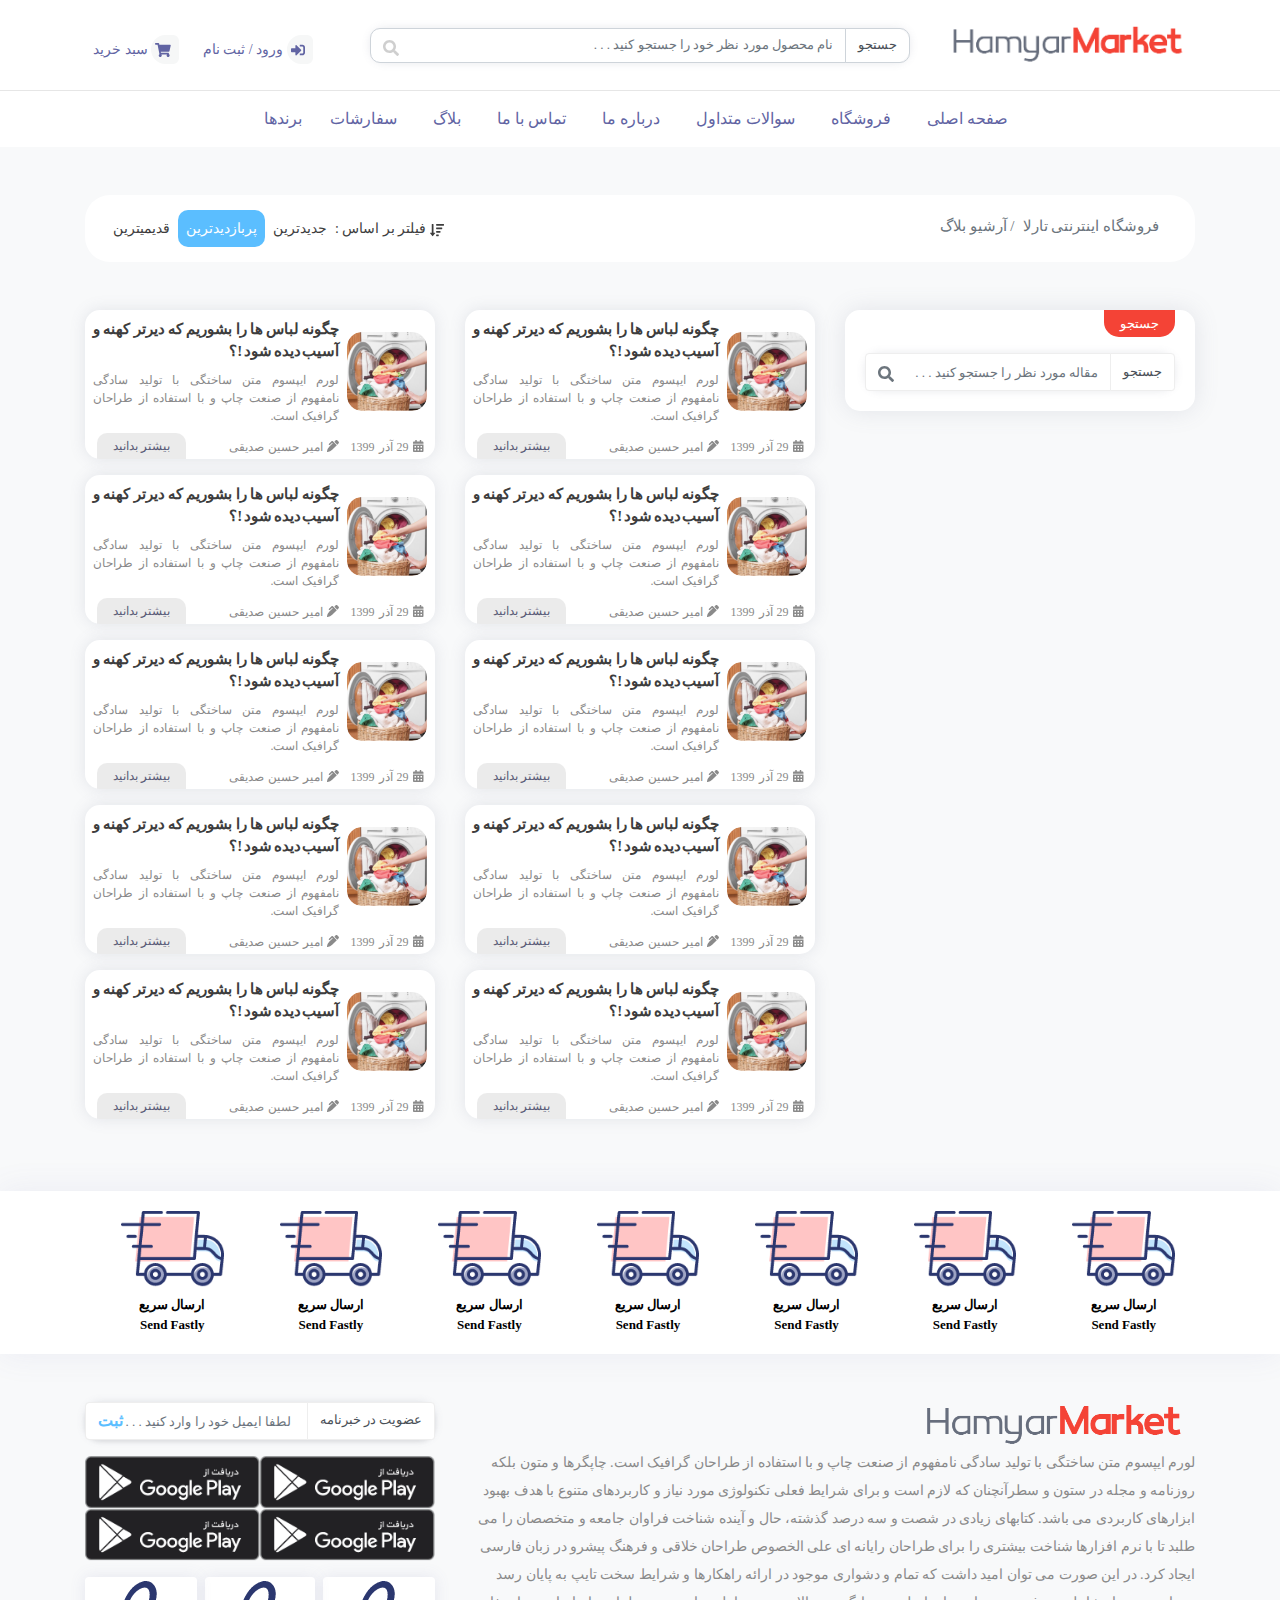
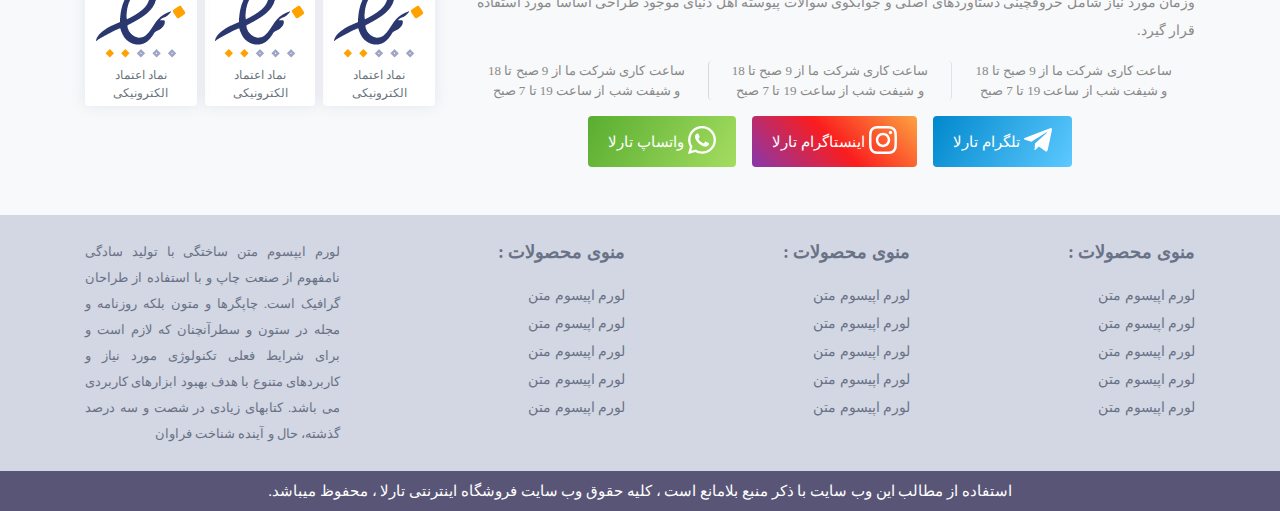
<file: code/Archive Blog.html>
<!DOCTYPE html>
<html lang="en">
<head>
    <meta charset="UTF-8">
    <meta name="viewport" content="width=device-width, initial-scale=1.0">
    <meta http-equiv="X-UA-Compatible" content="ie=edge">
    <link rel="stylesheet" href="css/style.css" type="text/css">
    <link rel="stylesheet" href="css/bootstrap.min.css" type="text/css">
    <link rel="stylesheet" href="css/bootstrap-rtl.css" type="text/css">
    <link rel="stylesheet" href="css/hover-min.css" type="text/css">
    <link rel="stylesheet" href="css/all.min.css" type="text/css">
    <link rel="stylesheet" href="css/slick.css" type="text/css">
    <link rel="stylesheet" href="css/slick-theme.css" type="text/css">
    <title>Archive Blog</title>
</head>
<body class="bg-light">
    <!-- Start Header -->

    <!-- Start Header Top -->
    <header>
        <div class="header-top bg-white py-4">
            <div class="container">
                <div class="row align-items-center">
                    <div class="col-12 col-lg-3 text-center text-lg-right">
                        <h3 class="mb-0">
                            <a href="#"> <img src="img/Group 1.png" class="img-fluid" alt="logo"> </a>
                        </h3>
                    </div>
                    <div class="col-12 col-lg-6">
                        <form class="search-box my-2 my-lg-0">
                            <div class="input-group">
                                <div class="input-group-prepend">
                                    <div class="input-group-text bg-transparent">
                                        <small> جستجو </small>
                                    </div>
                                </div>
                                <input type="text" class="form-control" placeholder="نام محصول مورد نظر خود را جستجو کنید . . . ">
                            </div>
                            <button class="btn position-absolute"> <i class="fas fa-search"></i> </button>
                        </form>
                    </div>
                    <div class="col-12 col-lg-3 d-flex justify-content-center justify-content-lg-end register mt-md-2">
                        <a href="#" class="ml-3 py-1 px-2"> <i class="fas fa-sign-in-alt align-middle ml-1"></i> ورود / ثبت نام </a>
                        <a href="#" class="py-1 px-2"> <i class="fas fa-shopping-cart align-middle ml-1"></i> سبد خرید </a>
                    </div>
                </div>
            </div>
        </div>
         <!-- End Header Top -->

        <!-- Start Menu -->
        <div class="header-bottom bg-white">
            <div class="container">
                <nav class="navbar navbar-expand-lg navbar-light">
                    <button class="navbar-toggler" data-toggle="collapse" data-target="#navbar-top">
                        <span class="navbar-toggler-icon"></span>
                    </button>
                    <div class="navbar-collapse collapse justify-content-center" id="navbar-top">
                        <ul class="navbar-nav text-center pr-0 navbar-top">
                            <li class="nav-item ml-1"> <a href="#" class="nav-link px-3"> صفحه اصلی </a> </li>
                            <li class="nav-item ml-1"> <a href="#" class="nav-link px-3"> فروشگاه </a> </li>
                            <li class="nav-item ml-1"> <a href="#" class="nav-link px-3"> سوالات متداول </a> </li>
                            <li class="nav-item ml-1"> <a href="#" class="nav-link px-3"> درباره ما </a> </li>
                            <li class="nav-item ml-1"> <a href="#" class="nav-link px-3"> تماس با ما </a> </li>
                            <li class="nav-item ml-1"> <a href="#" class="nav-link px-3"> بلاگ </a> </li>
                            <li class="nav-item ml-1"> <a href="#" class="nav-link px-3"> سفارشات </a> </li>
                            <li class="nav-item"> <a href="#" class="nav-link"> برندها </a> </li>
                        </ul>
                    </div>
                </nav>
            </div>
        </div>
    </header>
        <!-- End Menu -->

        <!-- End Header -->

        <!-- Start Main -->
        <main>
            <div class="container my-5">
                <div class="row">
                    <div class="col-12 mb-5">
                        <div class="card border-0" style="border-radius: 25px;">
                            <div class="card-body py-2 d-flex flex-column flex-lg-row justify-content-between align-items-center">
                                <div class="breadcrumb breadcrumb1 bg-transparent pb-0">
                                    <a href="index.html" class="breadcrumb-item"> فروشگاه اینترنتی تارلا</a>
                                    <a href="#" class="breadcrumb-item"> آرشیو بلاگ </a>
                                </div>
                                <div>
                                    <ul class="nav pr-0 d-flex align-items-center fliter">
                                        <li class="nav-item my-0 ml-lg-0">
                                            <i class="fas fa-sort-amount-down align-middle"></i>
                                            فیلتر بر اساس :
                                        </li>
                                        <li class="nav-item">
                                            <a href="#" class="nav-link px-2"> جدیدترین </a>
                                        </li>
                                        <li class="nav-item">
                                            <a href="#" class="nav-link px-2 active"> پربازدیدترین </a>
                                        </li>
                                        <li class="nav-item">
                                            <a href="#" class="nav-link px-2"> قدیمیترین </a>
                                        </li>
                                    </ul>
                                </div>
                            </div>
                        </div>
                    </div>
                    <div class="col-12 col-lg-4 mb-4">
                        <div class="card border-0 side-box">
                            <div class="card-body pt-0">
                                <p class="px-3 py-1"> جستجو </p>
                                <form action="" class="link-dl mt-3 mt-lg-0">
                                    <div class="input-group">
                                        <div class="input-group-prepend">
                                            <div class="input-group-text bg-white">
                                                <small> جستجو </small>
                                            </div>
                                        </div>
                                        <input type="text" class="form-control" placeholder="مقاله مورد نظر را جستجو کنید . . .">
                                    </div>
                                    <button class="btn position-absolute text-muted">
                                        <i class="fas fa-search align-middle"></i>
                                    </button>
                                </form>
                            </div>
                        </div>
                    </div>
                    <div class="col-12 col-lg-8 mb-4">
                        <div class="row">
                            <div class="col-12 col-lg-6">
                                <div class="card border-0 articles">
                                    <div class="card-body px-2 pt-2 pb-0">
                                        <div class="d-flex align-items-center">
                                            <div class="card-img-top w-50 ml-lg-2">
                                                <img src="img/Mask Group 7.png" alt="product" class="img-fluid">
                                            </div>
                                            <div>
                                                <a href="#" class="d-block" style="font-weight: 700;word-spacing: -2px;font-size:15px ;">
                                                    چگونه لباس ها را بشوریم که دیرتر کهنه و آسیب دیده شود  !؟
                                                </a>
                                                <small class="d-block mt-2">
                                                    لورم ایپسوم متن ساختگی با تولید سادگی نامفهوم از صنعت چاپ و با استفاده از طراحان
                                                     گرافیک است.
                                                </small>
                                            </div>
                                        </div>
                                        <div class="d-flex justify-content-between align-items-center articles-bottom mt-2">
                                            <div class="mr-1">
                                                <small> <i class="fas fa-calendar-alt"></i> 29 آذر 1399 </small>
                                                <small class="mr-2"> <i class="fas fa-pen-alt"></i> امیر حسین صدیقی</small>
                                            </div>
                                            <a href="#" class="px-3 py-1 ml-1"> بیشتر بدانید </a>
                                        </div>
                                    </div>
                                </div>
                            </div>
                            <div class="col-12 col-lg-6">
                                <div class="card border-0 articles">
                                    <div class="card-body px-2 pt-2 pb-0">
                                        <div class="d-flex align-items-center">
                                            <div class="card-img-top w-50 ml-lg-2">
                                                <img src="img/Mask Group 7.png" alt="product" class="img-fluid">
                                            </div>
                                            <div>
                                                <a href="#" class="d-block" style="font-weight: 700;word-spacing: -2px;font-size:15px ;">
                                                    چگونه لباس ها را بشوریم که دیرتر کهنه و آسیب دیده شود  !؟
                                                </a>
                                                <small class="d-block mt-2">
                                                    لورم ایپسوم متن ساختگی با تولید سادگی نامفهوم از صنعت چاپ و با استفاده از طراحان
                                                     گرافیک است.
                                                </small>
                                            </div>
                                        </div>
                                        <div class="d-flex justify-content-between align-items-center articles-bottom mt-2">
                                            <div class="mr-1">
                                                <small> <i class="fas fa-calendar-alt"></i> 29 آذر 1399 </small>
                                                <small class="mr-2"> <i class="fas fa-pen-alt"></i> امیر حسین صدیقی</small>
                                            </div>
                                            <a href="#" class="px-3 py-1 ml-1"> بیشتر بدانید </a>
                                        </div>
                                    </div>
                                </div>
                            </div>
                            <div class="col-12 col-lg-6">
                                <div class="card border-0 articles mt-3">
                                    <div class="card-body px-2 pt-2 pb-0">
                                        <div class="d-flex align-items-center">
                                            <div class="card-img-top w-50 ml-lg-2">
                                                <img src="img/Mask Group 7.png" alt="product" class="img-fluid">
                                            </div>
                                            <div>
                                                <a href="#" class="d-block" style="font-weight: 700;word-spacing: -2px;font-size:15px ;">
                                                    چگونه لباس ها را بشوریم که دیرتر کهنه و آسیب دیده شود  !؟
                                                </a>
                                                <small class="d-block mt-2">
                                                    لورم ایپسوم متن ساختگی با تولید سادگی نامفهوم از صنعت چاپ و با استفاده از طراحان
                                                     گرافیک است.
                                                </small>
                                            </div>
                                        </div>
                                        <div class="d-flex justify-content-between align-items-center articles-bottom mt-2">
                                            <div class="mr-1">
                                                <small> <i class="fas fa-calendar-alt"></i> 29 آذر 1399 </small>
                                                <small class="mr-2"> <i class="fas fa-pen-alt"></i> امیر حسین صدیقی</small>
                                            </div>
                                            <a href="#" class="px-3 py-1 ml-1"> بیشتر بدانید </a>
                                        </div>
                                    </div>
                                </div>
                            </div>
                            <div class="col-12 col-lg-6">
                                <div class="card border-0 articles mt-3">
                                    <div class="card-body px-2 pt-2 pb-0">
                                        <div class="d-flex align-items-center">
                                            <div class="card-img-top w-50 ml-lg-2">
                                                <img src="img/Mask Group 7.png" alt="product" class="img-fluid">
                                            </div>
                                            <div>
                                                <a href="#" class="d-block" style="font-weight: 700;word-spacing: -2px;font-size:15px ;">
                                                    چگونه لباس ها را بشوریم که دیرتر کهنه و آسیب دیده شود  !؟
                                                </a>
                                                <small class="d-block mt-2">
                                                    لورم ایپسوم متن ساختگی با تولید سادگی نامفهوم از صنعت چاپ و با استفاده از طراحان
                                                     گرافیک است.
                                                </small>
                                            </div>
                                        </div>
                                        <div class="d-flex justify-content-between align-items-center articles-bottom mt-2">
                                            <div class="mr-1">
                                                <small> <i class="fas fa-calendar-alt"></i> 29 آذر 1399 </small>
                                                <small class="mr-2"> <i class="fas fa-pen-alt"></i> امیر حسین صدیقی</small>
                                            </div>
                                            <a href="#" class="px-3 py-1 ml-1"> بیشتر بدانید </a>
                                        </div>
                                    </div>
                                </div>
                            </div>
                            <div class="col-12 col-lg-6">
                                <div class="card border-0 articles mt-3">
                                    <div class="card-body px-2 pt-2 pb-0">
                                        <div class="d-flex align-items-center">
                                            <div class="card-img-top w-50 ml-lg-2">
                                                <img src="img/Mask Group 7.png" alt="product" class="img-fluid">
                                            </div>
                                            <div>
                                                <a href="#" class="d-block" style="font-weight: 700;word-spacing: -2px;font-size:15px ;">
                                                    چگونه لباس ها را بشوریم که دیرتر کهنه و آسیب دیده شود  !؟
                                                </a>
                                                <small class="d-block mt-2">
                                                    لورم ایپسوم متن ساختگی با تولید سادگی نامفهوم از صنعت چاپ و با استفاده از طراحان
                                                     گرافیک است.
                                                </small>
                                            </div>
                                        </div>
                                        <div class="d-flex justify-content-between align-items-center articles-bottom mt-2">
                                            <div class="mr-1">
                                                <small> <i class="fas fa-calendar-alt"></i> 29 آذر 1399 </small>
                                                <small class="mr-2"> <i class="fas fa-pen-alt"></i> امیر حسین صدیقی</small>
                                            </div>
                                            <a href="#" class="px-3 py-1 ml-1"> بیشتر بدانید </a>
                                        </div>
                                    </div>
                                </div>
                            </div>
                            <div class="col-12 col-lg-6">
                                <div class="card border-0 articles mt-3">
                                    <div class="card-body px-2 pt-2 pb-0">
                                        <div class="d-flex align-items-center">
                                            <div class="card-img-top w-50 ml-lg-2">
                                                <img src="img/Mask Group 7.png" alt="product" class="img-fluid">
                                            </div>
                                            <div>
                                                <a href="#" class="d-block" style="font-weight: 700;word-spacing: -2px;font-size:15px ;">
                                                    چگونه لباس ها را بشوریم که دیرتر کهنه و آسیب دیده شود  !؟
                                                </a>
                                                <small class="d-block mt-2">
                                                    لورم ایپسوم متن ساختگی با تولید سادگی نامفهوم از صنعت چاپ و با استفاده از طراحان
                                                     گرافیک است.
                                                </small>
                                            </div>
                                        </div>
                                        <div class="d-flex justify-content-between align-items-center articles-bottom mt-2">
                                            <div class="mr-1">
                                                <small> <i class="fas fa-calendar-alt"></i> 29 آذر 1399 </small>
                                                <small class="mr-2"> <i class="fas fa-pen-alt"></i> امیر حسین صدیقی</small>
                                            </div>
                                            <a href="#" class="px-3 py-1 ml-1"> بیشتر بدانید </a>
                                        </div>
                                    </div>
                                </div>
                            </div>
                            <div class="col-12 col-lg-6">
                                <div class="card border-0 articles mt-3">
                                    <div class="card-body px-2 pt-2 pb-0">
                                        <div class="d-flex align-items-center">
                                            <div class="card-img-top w-50 ml-lg-2">
                                                <img src="img/Mask Group 7.png" alt="product" class="img-fluid">
                                            </div>
                                            <div>
                                                <a href="#" class="d-block" style="font-weight: 700;word-spacing: -2px;font-size:15px ;">
                                                    چگونه لباس ها را بشوریم که دیرتر کهنه و آسیب دیده شود  !؟
                                                </a>
                                                <small class="d-block mt-2">
                                                    لورم ایپسوم متن ساختگی با تولید سادگی نامفهوم از صنعت چاپ و با استفاده از طراحان
                                                     گرافیک است.
                                                </small>
                                            </div>
                                        </div>
                                        <div class="d-flex justify-content-between align-items-center articles-bottom mt-2">
                                            <div class="mr-1">
                                                <small> <i class="fas fa-calendar-alt"></i> 29 آذر 1399 </small>
                                                <small class="mr-2"> <i class="fas fa-pen-alt"></i> امیر حسین صدیقی</small>
                                            </div>
                                            <a href="#" class="px-3 py-1 ml-1"> بیشتر بدانید </a>
                                        </div>
                                    </div>
                                </div>
                            </div>
                            <div class="col-12 col-lg-6">
                                <div class="card border-0 articles mt-3">
                                    <div class="card-body px-2 pt-2 pb-0">
                                        <div class="d-flex align-items-center">
                                            <div class="card-img-top w-50 ml-lg-2">
                                                <img src="img/Mask Group 7.png" alt="product" class="img-fluid">
                                            </div>
                                            <div>
                                                <a href="#" class="d-block" style="font-weight: 700;word-spacing: -2px;font-size:15px ;">
                                                    چگونه لباس ها را بشوریم که دیرتر کهنه و آسیب دیده شود  !؟
                                                </a>
                                                <small class="d-block mt-2">
                                                    لورم ایپسوم متن ساختگی با تولید سادگی نامفهوم از صنعت چاپ و با استفاده از طراحان
                                                     گرافیک است.
                                                </small>
                                            </div>
                                        </div>
                                        <div class="d-flex justify-content-between align-items-center articles-bottom mt-2">
                                            <div class="mr-1">
                                                <small> <i class="fas fa-calendar-alt"></i> 29 آذر 1399 </small>
                                                <small class="mr-2"> <i class="fas fa-pen-alt"></i> امیر حسین صدیقی</small>
                                            </div>
                                            <a href="#" class="px-3 py-1 ml-1"> بیشتر بدانید </a>
                                        </div>
                                    </div>
                                </div>
                            </div>
                            <div class="col-12 col-lg-6">
                                <div class="card border-0 articles mt-3">
                                    <div class="card-body px-2 pt-2 pb-0">
                                        <div class="d-flex align-items-center">
                                            <div class="card-img-top w-50 ml-lg-2">
                                                <img src="img/Mask Group 7.png" alt="product" class="img-fluid">
                                            </div>
                                            <div>
                                                <a href="#" class="d-block" style="font-weight: 700;word-spacing: -2px;font-size:15px ;">
                                                    چگونه لباس ها را بشوریم که دیرتر کهنه و آسیب دیده شود  !؟
                                                </a>
                                                <small class="d-block mt-2">
                                                    لورم ایپسوم متن ساختگی با تولید سادگی نامفهوم از صنعت چاپ و با استفاده از طراحان
                                                     گرافیک است.
                                                </small>
                                            </div>
                                        </div>
                                        <div class="d-flex justify-content-between align-items-center articles-bottom mt-2">
                                            <div class="mr-1">
                                                <small> <i class="fas fa-calendar-alt"></i> 29 آذر 1399 </small>
                                                <small class="mr-2"> <i class="fas fa-pen-alt"></i> امیر حسین صدیقی</small>
                                            </div>
                                            <a href="#" class="px-3 py-1 ml-1"> بیشتر بدانید </a>
                                        </div>
                                    </div>
                                </div>
                            </div>
                            <div class="col-12 col-lg-6">
                                <div class="card border-0 articles mt-3">
                                    <div class="card-body px-2 pt-2 pb-0">
                                        <div class="d-flex align-items-center">
                                            <div class="card-img-top w-50 ml-lg-2">
                                                <img src="img/Mask Group 7.png" alt="product" class="img-fluid">
                                            </div>
                                            <div>
                                                <a href="#" class="d-block" style="font-weight: 700;word-spacing: -2px;font-size:15px ;">
                                                    چگونه لباس ها را بشوریم که دیرتر کهنه و آسیب دیده شود  !؟
                                                </a>
                                                <small class="d-block mt-2">
                                                    لورم ایپسوم متن ساختگی با تولید سادگی نامفهوم از صنعت چاپ و با استفاده از طراحان
                                                     گرافیک است.
                                                </small>
                                            </div>
                                        </div>
                                        <div class="d-flex justify-content-between align-items-center articles-bottom mt-2">
                                            <div class="mr-1">
                                                <small> <i class="fas fa-calendar-alt"></i> 29 آذر 1399 </small>
                                                <small class="mr-2"> <i class="fas fa-pen-alt"></i> امیر حسین صدیقی</small>
                                            </div>
                                            <a href="#" class="px-3 py-1 ml-1"> بیشتر بدانید </a>
                                        </div>
                                    </div>
                                </div>
                            </div>
                        </div>
                    </div>
                </div>
            </div>
        </main>
            <div class="bg-white delivery">
                <div class="container">
                    <div class="row">
                        <div class="col-12 d-flex flex-column align-items-center flex-lg-row">
                            <a href="#" class="flex-grow-1">
                                <div class="card border-0 ml-lg-3">
                                    <div class="card-body">
                                        <img src="img/delivery-truck.png" class="img-fluid d-block mx-auto" alt="send_delivery">
                                        <strong class="d-block text-center mt-2"> ارسال سریع </strong>
                                        <strong class="d-block text-center"> Send Fastly </strong>
                                    </div>
                                </div>
                            </a>
                            <a href="#" class="flex-grow-1">
                                <div class="card border-0 ml-lg-3">
                                    <div class="card-body">
                                        <img src="img/delivery-truck.png" class="img-fluid d-block mx-auto" alt="send_delivery">
                                        <strong class="d-block text-center mt-2"> ارسال سریع </strong>
                                        <strong class="d-block text-center"> Send Fastly </strong>
                                    </div>
                                </div>
                            </a>
                            <a href="#" class="flex-grow-1">
                                <div class="card border-0 ml-lg-3">
                                    <div class="card-body">
                                        <img src="img/delivery-truck.png" class="img-fluid d-block mx-auto" alt="send_delivery">
                                        <strong class="d-block text-center mt-2"> ارسال سریع </strong>
                                        <strong class="d-block text-center"> Send Fastly </strong>
                                    </div>
                                </div>
                            </a>
                            <a href="#" class="flex-grow-1">
                                <div class="card border-0 ml-lg-3">
                                    <div class="card-body">
                                        <img src="img/delivery-truck.png" class="img-fluid d-block mx-auto" alt="send_delivery">
                                        <strong class="d-block text-center mt-2"> ارسال سریع </strong>
                                        <strong class="d-block text-center"> Send Fastly </strong>
                                    </div>
                                </div>
                            </a>
                            <a href="#" class="flex-grow-1">
                                <div class="card border-0 ml-lg-3">
                                    <div class="card-body">
                                        <img src="img/delivery-truck.png" class="img-fluid d-block mx-auto" alt="send_delivery">
                                        <strong class="d-block text-center mt-2"> ارسال سریع </strong>
                                        <strong class="d-block text-center"> Send Fastly </strong>
                                    </div>
                                </div>
                            </a>
                            <a href="#" class="flex-grow-1">
                                <div class="card border-0 ml-lg-3">
                                    <div class="card-body">
                                        <img src="img/delivery-truck.png" class="img-fluid d-block mx-auto" alt="send_delivery">
                                        <strong class="d-block text-center mt-2"> ارسال سریع </strong>
                                        <strong class="d-block text-center"> Send Fastly </strong>
                                    </div>
                                </div>
                            </a>
                            <a href="#" class="flex-grow-1">
                                <div class="card border-0 ml-lg-3">
                                    <div class="card-body">
                                        <img src="img/delivery-truck.png" class="img-fluid d-block mx-auto" alt="send_delivery">
                                        <strong class="d-block text-center mt-2"> ارسال سریع </strong>
                                        <strong class="d-block text-center"> Send Fastly </strong>
                                    </div>
                                </div>
                            </a>
                        </div>
                    </div>
                </div>
            </div>
            <div class="container mt-5">
                <div class="row">
                    <div class="col-12 col-lg-8 contacting">
                        <img src="img/Group 1.png" class="img-fluid d-block" alt="tarlamarket">
                        <p>
                            لورم ایپسوم متن ساختگی با تولید سادگی نامفهوم از صنعت چاپ و با استفاده از طراحان گرافیک است.
                             چاپگرها و متون بلکه روزنامه و مجله در ستون و سطرآنچنان که لازم است و برای شرایط
                             فعلی تکنولوژی مورد نیاز و کاربردهای متنوع
                             با هدف بهبود ابزارهای کاربردی می باشد. کتابهای زیادی در شصت و سه درصد گذشته، حال و آینده شناخت فراوان جامعه
                             و متخصصان را می طلبد تا با نرم افزارها شناخت بیشتری را برای طراحان رایانه ای علی الخصوص طراحان خلاقی
                             و فرهنگ پیشرو در زبان فارسی ایجاد کرد. در این صورت می توان امید داشت که تمام و دشواری موجود در ارائه راهکارها
                             و شرایط سخت تایپ به پایان رسد
                             وزمان مورد نیاز شامل حروفچینی دستاوردهای اصلی و جوابگوی سوالات پیوسته اهل
                             دنیای موجود طراحی اساسا مورد استفاده قرار گیرد.
                         </p>
                         <div class="d-flex flex-column flex-lg-row">
                            <div class="card border-0 bg-transparent flex-grow-1">
                                <small class="text-muted d-block"> ساعت کاری شرکت ما از 9 صبح تا 18 </small>
                                <small class="text-muted d-block"> و شیفت شب از ساعت 19 تا 7 صبح  </small>
                            </div>
                            <div class="card bg-transparent flex-grow-1 border-right border-bottom-0 my-3 my-lg-0 border-top-0">
                                <small class="text-muted d-block"> ساعت کاری شرکت ما از 9 صبح تا 18 </small>
                                <small class="text-muted d-block"> و شیفت شب از ساعت 19 تا 7 صبح  </small>
                            </div>
                            <div class="card border-0 bg-transparent flex-grow-1">
                                <small class="text-muted d-block"> ساعت کاری شرکت ما از 9 صبح تا 18 </small>
                                <small class="text-muted d-block"> و شیفت شب از ساعت 19 تا 7 صبح  </small>
                            </div>
                         </div>
                         <div class="d-flex flex-column flex-lg-row align-items-center justify-content-center mt-3">
                            <a href="#" class="text-white">
                                <div class="card border-0 massengers1">
                                    <div class="card-body d-flex align-items-center py-2">
                                        <span class="text-white"><i class="fab fa-telegram-plane fa-2x"></i> </span>
                                        <p class="mb-0 mr-1 text-white" style="font-size: 15px;"> تلگرام تارلا</p>
                                    </div>
                                </div>
                            </a>
                            <a href="#" class="text-white">
                                <div class="card border-0 massengers2 mx-lg-3 my-3 my-lg-0">
                                    <div class="card-body d-flex align-items-center py-2">
                                        <span class="text-white"><i class="fab fa-instagram fa-2x"></i> </span>
                                        <p class="mb-0 mr-1 text-white" style="font-size: 15px;"> اینستاگرام تارلا</p>
                                    </div>
                                </div>
                            </a>
                            <a href="#" class="text-white">
                                <div class="card border-0 massengers3">
                                    <div class="card-body d-flex align-items-center py-2">
                                        <span class="text-white"><i class="fab fa-whatsapp fa-2x"></i> </span>
                                        <p class="mb-0 mr-1 text-white" style="font-size: 15px;"> واتساپ تارلا</p>
                                    </div>
                                </div>
                            </a>
                      </div>
                    </div>
                    <div class="col-12 col-lg-4">
                        <form class="link-dl shadow-sm mt-3 mt-lg-0">
                            <div class="input-group">
                                <div class="input-group-prepend">
                                    <div class="input-group-text bg-white">
                                        <small> عضویت در خبرنامه </small>
                                    </div>
                                </div>
                                <input type="text" class="form-control" placeholder=" لطفا ایمیل خود را وارد کنید . . . ">
                            </div>
                            <button class="btn position-absolute"> ثبت </button>
                        </form>
                        <div class="d-flex my-3">
                            <div>
                                <img src="img/_2973266085536.png" class="img-fluid" alt="googleplay">
                                <img src="img/_2973266085536.png" class="img-fluid" alt="googleplay">
                            </div>
                            <div>
                                <img src="img/_2973266085536.png" class="img-fluid" alt="googleplay">
                                <img src="img/_2973266085536.png" class="img-fluid" alt="googleplay">
                            </div>
                        </div>
                        <div class="d-flex flex-column flex-lg-row justify-content-center">
                            <a href="#" class="flex-grow-1">
                                <div class="card border-0 enamad">
                                    <div class="card-body p-1">
                                        <img src="img/Group 706.png" class="img-fluid d-block mx-auto" alt="logoenamad">
                                        <small class="text-center text-muted mt-2 d-block"> نماد اعتماد الکترونیکی </small>
                                    </div>
                                </div>
                            </a>
                            <a href="#" class="flex-grow-1">
                                <div class="card border-0 enamad my-3 mx-lg-2 my-lg-0">
                                    <div class="card-body p-1">
                                        <img src="img/Group 706.png" class="img-fluid d-block mx-auto" alt="logoenamad">
                                        <small class="text-center text-muted mt-2 d-block"> نماد اعتماد الکترونیکی </small class="text-center text-muted mt-2 d-block">
                                    </div>
                                </div>
                            </a>
                            <a href="#" class="flex-grow-1">
                                <div class="card border-0 enamad">
                                    <div class="card-body p-1">
                                        <img src="img/Group 706.png" class="img-fluid d-block mx-auto" alt="logoenamad">
                                        <small class="text-center text-muted mt-2 d-block"> نماد اعتماد الکترونیکی </small class="text-center text-muted mt-2 d-block">
                                    </div>
                                </div>
                            </a>
                        </div>
                    </div>
                </div>
            </div>
        </main>
        <!-- End Main -->

        <!-- Start Footer -->
        <footer class="mt-5">
            <div class="footer-top text-center text-lg-right py-4">
                <div class="container">
                    <div class="row">
                        <div class="col-12 col-lg-3">
                            <p> منوی محصولات : </p>
                            <a href="#" class="d-block"> لورم اپیسوم متن   </a>
                            <a href="#" class="d-block"> لورم اپیسوم متن   </a>
                            <a href="#" class="d-block"> لورم اپیسوم متن   </a>
                            <a href="#" class="d-block"> لورم اپیسوم متن   </a>
                            <a href="#" class="d-block"> لورم اپیسوم متن   </a>
                        </div>
                        <div class="col-12 col-lg-3">
                            <p> منوی محصولات : </p>
                            <a href="#" class="d-block"> لورم اپیسوم متن   </a>
                            <a href="#" class="d-block"> لورم اپیسوم متن   </a>
                            <a href="#" class="d-block"> لورم اپیسوم متن   </a>
                            <a href="#" class="d-block"> لورم اپیسوم متن   </a>
                            <a href="#" class="d-block"> لورم اپیسوم متن   </a>
                        </div>
                        <div class="col-12 col-lg-3">
                            <p> منوی محصولات : </p>
                            <a href="#" class="d-block"> لورم اپیسوم متن   </a>
                            <a href="#" class="d-block"> لورم اپیسوم متن   </a>
                            <a href="#" class="d-block"> لورم اپیسوم متن   </a>
                            <a href="#" class="d-block"> لورم اپیسوم متن   </a>
                            <a href="#" class="d-block"> لورم اپیسوم متن   </a>
                        </div>
                        <div class="col-12 col-lg-3">
                            <p class="mb-0 text-justify p-akhari">
                                لورم ایپسوم متن ساختگی با تولید سادگی نامفهوم از صنعت چاپ و با
                                استفاده از طراحان گرافیک است. چاپگرها و متون بلکه روزنامه و مجله
                                 در ستون و سطرآنچنان که لازم است و برای شرایط فعلی تکنولوژی مورد
                                 نیاز و کاربردهای متنوع با هدف بهبود ابزارهای کاربردی می باشد.
                                کتابهای زیادی در شصت و سه درصد گذشته، حال و آینده شناخت فراوان
                            </p>
                        </div>
                    </div>
                </div>
            </div>
            <div class="footer-bottom text-center py-2">
                <small>
                    استفاده از مطالب این وب سایت با ذکر منبع بلامانع است ،
کلیه حقوق وب سایت فروشگاه اینترنتی تارلا ، محفوظ میباشد.                </small>
            </div>
        </footer>

        <!-- End Footer -->


</body>
<script src="js/jquery-3.4.1.min.js"></script>
<script src="js/popper.min.js"></script>
<script src="js/bootstrap.min.js"></script>
<script src="js/slick.min.js"></script>
<script src="js/all.min.js"></script>
<script src="js/main.js"></script>
</html>
</file>
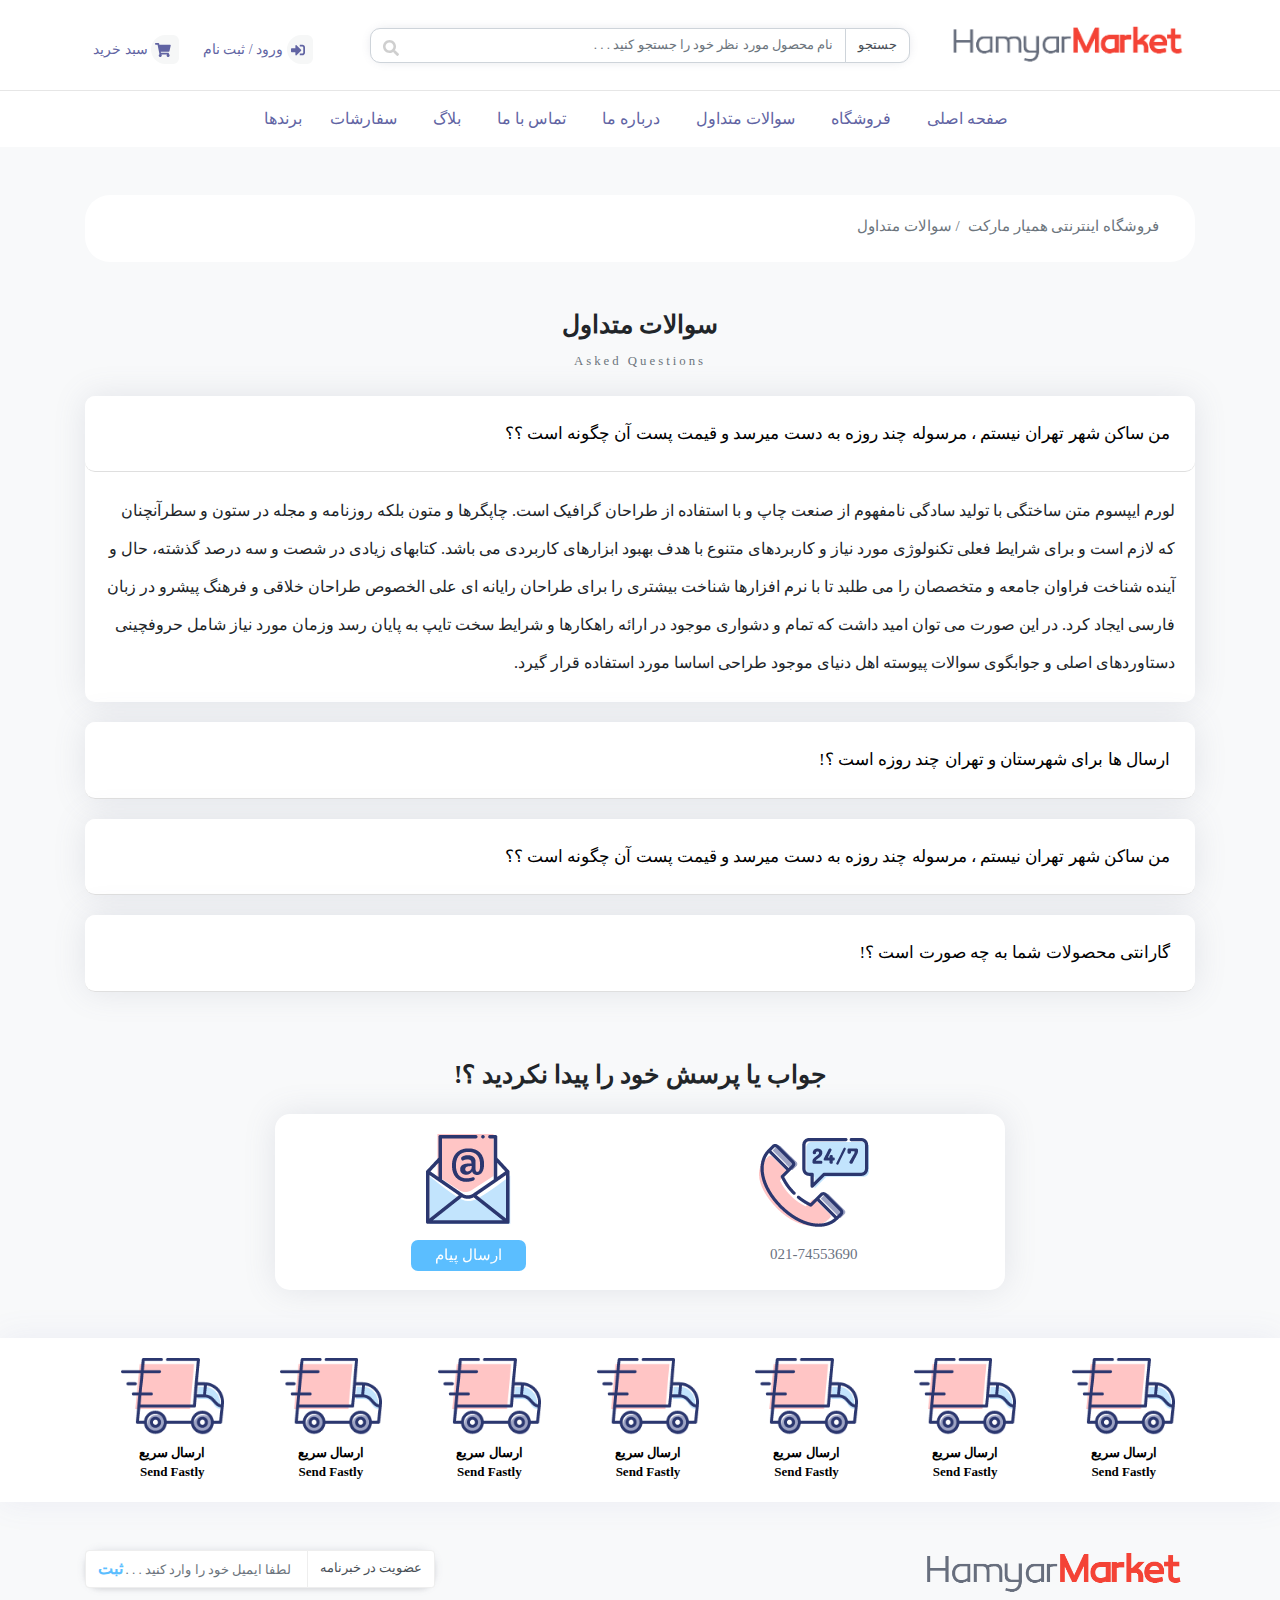
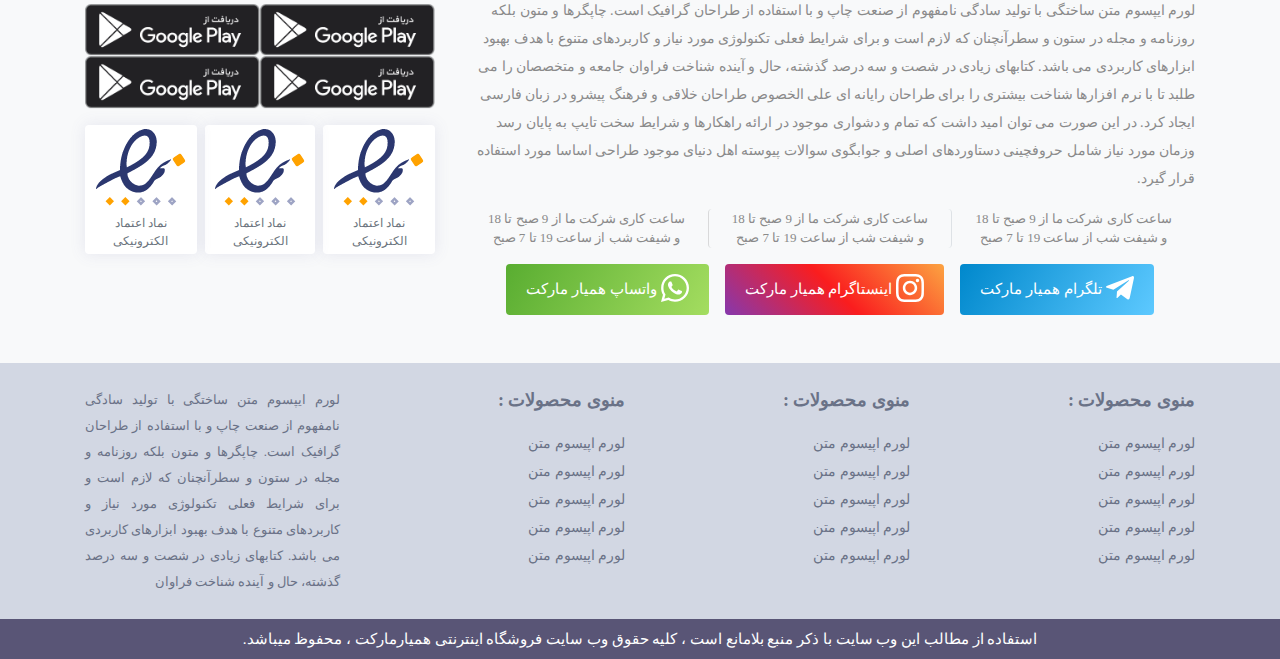
<file: code/Asked Questions.html>
<!DOCTYPE html>
<html lang="en">
<head>
    <meta charset="UTF-8">
    <meta name="viewport" content="width=device-width, initial-scale=1.0">
    <meta http-equiv="X-UA-Compatible" content="ie=edge">
    <link rel="stylesheet" href="css/style.css" type="text/css">
    <link rel="stylesheet" href="css/bootstrap.min.css" type="text/css">
    <link rel="stylesheet" href="css/bootstrap-rtl.css" type="text/css">
    <link rel="stylesheet" href="css/hover-min.css" type="text/css">
    <link rel="stylesheet" href="css/all.min.css" type="text/css">
    <link rel="stylesheet" href="css/slick.css" type="text/css">
    <link rel="stylesheet" href="css/slick-theme.css" type="text/css">
    <title>Asked Questions</title>
</head>
<body class="bg-light">
    <!-- Start Header -->

    <!-- Start Header Top -->
    <header>
        <div class="header-top bg-white py-4">
            <div class="container">
                <div class="row align-items-center">
                    <div class="col-12 col-lg-3 text-center text-lg-right">
                        <h3 class="mb-0">
                            <a href="#"> <img src="img/Group 1.png" class="img-fluid" alt="logo"> </a>
                        </h3>
                    </div>
                    <div class="col-12 col-lg-6">
                        <form class="search-box my-2 my-lg-0">
                            <div class="input-group">
                                <div class="input-group-prepend">
                                    <div class="input-group-text bg-transparent">
                                        <small> جستجو </small>
                                    </div>
                                </div>
                                <input type="text" class="form-control" placeholder="نام محصول مورد نظر خود را جستجو کنید . . . ">
                            </div>
                            <button class="btn position-absolute"> <i class="fas fa-search"></i> </button>
                        </form>
                    </div>
                    <div class="col-12 col-lg-3 d-flex justify-content-center justify-content-lg-end register mt-md-2">
                        <a href="#" class="ml-3 py-1 px-2"> <i class="fas fa-sign-in-alt align-middle ml-1"></i> ورود / ثبت نام </a>
                        <a href="#" class="py-1 px-2"> <i class="fas fa-shopping-cart align-middle ml-1"></i> سبد خرید </a>
                    </div>
                </div>
            </div>
        </div>
         <!-- End Header Top -->

        <!-- Start Menu -->
        <div class="header-bottom bg-white">
            <div class="container">
                <nav class="navbar navbar-expand-lg navbar-light">
                    <button class="navbar-toggler" data-toggle="collapse" data-target="#navbar-top">
                        <span class="navbar-toggler-icon"></span>
                    </button>
                    <div class="navbar-collapse collapse justify-content-center" id="navbar-top">
                        <ul class="navbar-nav text-center pr-0 navbar-top">
                            <li class="nav-item ml-1"> <a href="#" class="nav-link px-3"> صفحه اصلی </a> </li>
                            <li class="nav-item ml-1"> <a href="#" class="nav-link px-3"> فروشگاه </a> </li>
                            <li class="nav-item ml-1"> <a href="#" class="nav-link px-3"> سوالات متداول </a> </li>
                            <li class="nav-item ml-1"> <a href="#" class="nav-link px-3"> درباره ما </a> </li>
                            <li class="nav-item ml-1"> <a href="#" class="nav-link px-3"> تماس با ما </a> </li>
                            <li class="nav-item ml-1"> <a href="#" class="nav-link px-3"> بلاگ </a> </li>
                            <li class="nav-item ml-1"> <a href="#" class="nav-link px-3"> سفارشات </a> </li>
                            <li class="nav-item"> <a href="#" class="nav-link"> برندها </a> </li>
                        </ul>
                    </div>
                </nav>
            </div>
        </div>
    </header>
        <!-- End Menu -->

        <!-- End Header -->

        <!-- Start Main -->
        <main>
            <div class="container my-5">
                <div class="row">
                    <div class="col-12 mb-5">
                        <div class="card border-0" style="border-radius: 25px;">
                            <div class="card-body py-2 d-flex flex-column flex-lg-row justify-content-between align-items-center">
                                <div class="breadcrumb breadcrumb1 bg-transparent pb-0">
                                    <a href="index.html" class="breadcrumb-item"> فروشگاه اینترنتی همیار مارکت </a>
                                    <a href="#" class="breadcrumb-item"> سوالات متداول </a>
                                </div>
                            </div>
                        </div>
                    </div>
                    <div class="col-12">
                        <div class="bold text-center mb-4">
                            <h5 class="d-block text-center" style="font-size: 25px;font-weight: 900;"> سوالات متداول </h5>
                            <small class="text-muted" style="letter-spacing: 3px;"> Asked Questions </small>
                        </div>
                    
                    <div id="accardion">
                        <div class="card" style="border-radius: 10px;margin-bottom: 20px;border: none; box-shadow: 0 0 2rem #6a728727;">
                            <div class="card-header" style="border-radius: 10px;background-color: #fff;padding: 25px;">
                                <a class="card-link" href="#accone" data-toggle="collapse" style="font-size: 17px; color: #000; font-weight: 500;">
                                    من ساکن شهر تهران نیستم ، مرسوله چند روزه به دست میرسد و قیمت پست آن چگونه است ؟؟
                                </a>
                            </div>
                            <div id="accone" class="collapse show" data-parent="#accardion">
                            <div class="card-body" style="font-weight: 200; font-size: 16px; line-height: 38px;"> 
                                لورم ایپسوم متن ساختگی با تولید سادگی نامفهوم از صنعت چاپ و با استفاده
                                 از طراحان گرافیک است. چاپگرها و متون بلکه روزنامه و مجله در ستون و سطرآنچنان که
                                  لازم است و برای شرایط فعلی تکنولوژی مورد نیاز و کاربردهای متنوع با هدف بهبود ابزارهای کاربردی می باشد.
                                  کتابهای زیادی در شصت و سه درصد گذشته، حال و آینده شناخت فراوان جامعه و متخصصان را می طلبد تا با نرم
                                  افزارها شناخت بیشتری را برای طراحان رایانه ای علی الخصوص طراحان خلاقی
                                  و فرهنگ پیشرو در زبان فارسی ایجاد کرد. در این صورت می توان امید داشت 
                                 که تمام و دشواری موجود در ارائه راهکارها و شرایط سخت تایپ به پایان
                                  رسد وزمان مورد نیاز شامل حروفچینی دستاوردهای اصلی و جوابگوی سوالات 
                                 پیوسته اهل دنیای موجود طراحی اساسا مورد استفاده قرار گیرد. 
                            </div>
                            </div>
                        </div>
                        
                        <div class="card" style="border-radius: 10px;margin-bottom: 20px;border: none; box-shadow: 0 0 2rem #6a728727;">
                            <div class="card-header" style="border-radius: 10px;background-color: #fff;padding: 25px;">
                                <a class="card-link collapsed" href="#acctow" data-toggle="collapse" style="font-size: 17px; color: #000; font-weight: 500;">
                                  ارسال ها برای شهرستان و تهران چند روزه است ؟!
                                </a>
                            </div>
                            <div id="acctow" class="collapse" data-parent="#accardion">
                            <div class="card-body" style="font-weight: 200; font-size: 16px; line-height: 38px;"> 
                                لورم ایپسوم متن ساختگی با تولید سادگی نامفهوم از صنعت چاپ و با استفاده
                                 از طراحان گرافیک است. چاپگرها و متون بلکه روزنامه و مجله در ستون و سطرآنچنان که
                                  لازم است و برای شرایط فعلی تکنولوژی مورد نیاز و کاربردهای متنوع با هدف بهبود ابزارهای کاربردی می باشد.
                                  کتابهای زیادی در شصت و سه درصد گذشته، حال و آینده شناخت فراوان جامعه و متخصصان را می طلبد تا با نرم
                                  افزارها شناخت بیشتری را برای طراحان رایانه ای علی الخصوص طراحان خلاقی
                                  و فرهنگ پیشرو در زبان فارسی ایجاد کرد. در این صورت می توان امید داشت 
                                 که تمام و دشواری موجود در ارائه راهکارها و شرایط سخت تایپ به پایان
                                  رسد وزمان مورد نیاز شامل حروفچینی دستاوردهای اصلی و جوابگوی سوالات 
                                 پیوسته اهل دنیای موجود طراحی اساسا مورد استفاده قرار گیرد. 
                                </div>
                            </div>
                        </div>
                        <div class="card" style="border-radius: 10px;margin-bottom: 20px;border: none; box-shadow: 0 0 2rem #6a728727;">
                            <div class="card-header" style="border-radius: 10px;background-color: #fff;padding: 25px;">
                                <a class="card-link collapsed" href="#accthree" data-toggle="collapse" style="font-size: 17px; color: #000; font-weight: 500;">
                                    من ساکن شهر تهران نیستم ، مرسوله چند روزه به دست میرسد و قیمت پست آن چگونه است ؟؟
                                </a>
                            </div>
                            <div id="accthree" class="collapse" data-parent="#accardion">
                            <div class="card-body" style="font-weight: 200; font-size: 16px; line-height: 38px;"> 
                                لورم ایپسوم متن ساختگی با تولید سادگی نامفهوم از صنعت چاپ و با استفاده
                                 از طراحان گرافیک است. چاپگرها و متون بلکه روزنامه و مجله در ستون و سطرآنچنان که
                                  لازم است و برای شرایط فعلی تکنولوژی مورد نیاز و کاربردهای متنوع با هدف بهبود ابزارهای کاربردی می باشد.
                                  کتابهای زیادی در شصت و سه درصد گذشته، حال و آینده شناخت فراوان جامعه و متخصصان را می طلبد تا با نرم
                                  افزارها شناخت بیشتری را برای طراحان رایانه ای علی الخصوص طراحان خلاقی
                                  و فرهنگ پیشرو در زبان فارسی ایجاد کرد. در این صورت می توان امید داشت 
                                 که تمام و دشواری موجود در ارائه راهکارها و شرایط سخت تایپ به پایان
                                  رسد وزمان مورد نیاز شامل حروفچینی دستاوردهای اصلی و جوابگوی سوالات 
                                 پیوسته اهل دنیای موجود طراحی اساسا مورد استفاده قرار گیرد. 
                            </div>
                            </div>
                        </div>
                        
                        <div class="card" style="border-radius: 10px;margin-bottom: 20px;border: none; box-shadow: 0 0 2rem #6a728727;">
                            <div class="card-header" style="border-radius: 10px;background-color: #fff;padding: 25px;">
                                <a class="card-link collapsed" href="#accf" data-toggle="collapse" style="font-size: 17px; color: #000; font-weight: 500;">
                                    گارانتی محصولات شما به چه صورت است ؟!
                                </a>
                            </div>
                            <div id="accf" class="collapse" data-parent="#accardion">
                            <div class="card-body" style="font-weight: 200; font-size: 16px; line-height: 38px;"> 
                                لورم ایپسوم متن ساختگی با تولید سادگی نامفهوم از صنعت چاپ و با استفاده
                                 از طراحان گرافیک است. چاپگرها و متون بلکه روزنامه و مجله در ستون و سطرآنچنان که
                                  لازم است و برای شرایط فعلی تکنولوژی مورد نیاز و کاربردهای متنوع با هدف بهبود ابزارهای کاربردی می باشد.
                                  کتابهای زیادی در شصت و سه درصد گذشته، حال و آینده شناخت فراوان جامعه و متخصصان را می طلبد تا با نرم
                                  افزارها شناخت بیشتری را برای طراحان رایانه ای علی الخصوص طراحان خلاقی
                                  و فرهنگ پیشرو در زبان فارسی ایجاد کرد. در این صورت می توان امید داشت 
                                 که تمام و دشواری موجود در ارائه راهکارها و شرایط سخت تایپ به پایان
                                  رسد وزمان مورد نیاز شامل حروفچینی دستاوردهای اصلی و جوابگوی سوالات 
                                 پیوسته اهل دنیای موجود طراحی اساسا مورد استفاده قرار گیرد. 
                            </div>
                            </div>
                        </div>
                        </div>
                    </div>
                        <div class="col-12 col-lg-8 offset-lg-2 mt-5">
                            <div class="bold text-center mb-4">
                                <h5 class="d-block text-center" style="font-size: 25px;font-weight: 900;"> جواب یا پرسش خود را پیدا نکردید ؟! </h5>
                            </div>
                            <div class="card border-0 cu-service">
                                <div class="card-body d-flex flex-column flex-lg-row align-items-center">
                                    <div class="flex-grow-1 text-center first">
                                        <img src="img/customer-service.png" class="img-fluid mx-auto d-block" alt="imagehamyarmarket">
                                        <a href="#" class="mt-3 d-block"> 021-74553690 </a>
                                    </div>
                                    <div class="flex-grow-1 text-center second">
                                        <img src="img/email (1).png" class="img-fluid mx-auto d-block" alt="imagehamyarmarket">
                                        <a href="#" class="mt-3 d-block px-4 py-1 hvr-buzz" style="display: inline-block !important;"> ارسال پیام </a>
                                    </div>
                                </div>
                            </div>
                        </div>
                            </div>
            </div>
        </main>
            <div class="bg-white delivery">
                <div class="container">
                    <div class="row">
                        <div class="col-12 d-flex flex-column align-items-center flex-lg-row">
                            <a href="#" class="flex-grow-1">
                                <div class="card border-0 ml-lg-3">
                                    <div class="card-body">
                                        <img src="img/delivery-truck.png" class="img-fluid d-block mx-auto" alt="send_delivery">
                                        <strong class="d-block text-center mt-2"> ارسال سریع </strong>
                                        <strong class="d-block text-center"> Send Fastly </strong>
                                    </div>
                                </div>
                            </a>
                            <a href="#" class="flex-grow-1">
                                <div class="card border-0 ml-lg-3">
                                    <div class="card-body">
                                        <img src="img/delivery-truck.png" class="img-fluid d-block mx-auto" alt="send_delivery">
                                        <strong class="d-block text-center mt-2"> ارسال سریع </strong>
                                        <strong class="d-block text-center"> Send Fastly </strong>
                                    </div>
                                </div>
                            </a>
                            <a href="#" class="flex-grow-1">
                                <div class="card border-0 ml-lg-3">
                                    <div class="card-body">
                                        <img src="img/delivery-truck.png" class="img-fluid d-block mx-auto" alt="send_delivery">
                                        <strong class="d-block text-center mt-2"> ارسال سریع </strong>
                                        <strong class="d-block text-center"> Send Fastly </strong>
                                    </div>
                                </div>
                            </a>
                            <a href="#" class="flex-grow-1">
                                <div class="card border-0 ml-lg-3">
                                    <div class="card-body">
                                        <img src="img/delivery-truck.png" class="img-fluid d-block mx-auto" alt="send_delivery">
                                        <strong class="d-block text-center mt-2"> ارسال سریع </strong>
                                        <strong class="d-block text-center"> Send Fastly </strong>
                                    </div>
                                </div>
                            </a>
                            <a href="#" class="flex-grow-1">
                                <div class="card border-0 ml-lg-3">
                                    <div class="card-body">
                                        <img src="img/delivery-truck.png" class="img-fluid d-block mx-auto" alt="send_delivery">
                                        <strong class="d-block text-center mt-2"> ارسال سریع </strong>
                                        <strong class="d-block text-center"> Send Fastly </strong>
                                    </div>
                                </div>
                            </a>
                            <a href="#" class="flex-grow-1">
                                <div class="card border-0 ml-lg-3">
                                    <div class="card-body">
                                        <img src="img/delivery-truck.png" class="img-fluid d-block mx-auto" alt="send_delivery">
                                        <strong class="d-block text-center mt-2"> ارسال سریع </strong>
                                        <strong class="d-block text-center"> Send Fastly </strong>
                                    </div>
                                </div>
                            </a>
                            <a href="#" class="flex-grow-1">
                                <div class="card border-0 ml-lg-3">
                                    <div class="card-body">
                                        <img src="img/delivery-truck.png" class="img-fluid d-block mx-auto" alt="send_delivery">
                                        <strong class="d-block text-center mt-2"> ارسال سریع </strong>
                                        <strong class="d-block text-center"> Send Fastly </strong>
                                    </div>
                                </div>
                            </a>
                        </div>
                    </div>
                </div>
            </div>
            <div class="container mt-5">
                <div class="row">
                    <div class="col-12 col-lg-8 contacting">
                        <img src="img/Group 1.png" class="img-fluid d-block" alt="hamyarmarket">
                        <p>
                            لورم ایپسوم متن ساختگی با تولید سادگی نامفهوم از صنعت چاپ و با استفاده از طراحان گرافیک است.
                             چاپگرها و متون بلکه روزنامه و مجله در ستون و سطرآنچنان که لازم است و برای شرایط 
                             فعلی تکنولوژی مورد نیاز و کاربردهای متنوع 
                             با هدف بهبود ابزارهای کاربردی می باشد. کتابهای زیادی در شصت و سه درصد گذشته، حال و آینده شناخت فراوان جامعه 
                             و متخصصان را می طلبد تا با نرم افزارها شناخت بیشتری را برای طراحان رایانه ای علی الخصوص طراحان خلاقی 
                             و فرهنگ پیشرو در زبان فارسی ایجاد کرد. در این صورت می توان امید داشت که تمام و دشواری موجود در ارائه راهکارها 
                             و شرایط سخت تایپ به پایان رسد 
                             وزمان مورد نیاز شامل حروفچینی دستاوردهای اصلی و جوابگوی سوالات پیوسته اهل 
                             دنیای موجود طراحی اساسا مورد استفاده قرار گیرد.
                         </p>
                         <div class="d-flex flex-column flex-lg-row">
                            <div class="card border-0 bg-transparent flex-grow-1">
                                <small class="text-muted d-block"> ساعت کاری شرکت ما از 9 صبح تا 18 </small>
                                <small class="text-muted d-block"> و شیفت شب از ساعت 19 تا 7 صبح  </small>
                            </div>
                            <div class="card bg-transparent flex-grow-1 border-right border-bottom-0 my-3 my-lg-0 border-top-0">
                                <small class="text-muted d-block"> ساعت کاری شرکت ما از 9 صبح تا 18 </small>
                                <small class="text-muted d-block"> و شیفت شب از ساعت 19 تا 7 صبح  </small>
                            </div>
                            <div class="card border-0 bg-transparent flex-grow-1">
                                <small class="text-muted d-block"> ساعت کاری شرکت ما از 9 صبح تا 18 </small>
                                <small class="text-muted d-block"> و شیفت شب از ساعت 19 تا 7 صبح  </small>
                            </div>
                         </div>
                         <div class="d-flex flex-column flex-lg-row align-items-center justify-content-center mt-3">
                            <a href="#" class="text-white">
                                <div class="card border-0 massengers1">
                                    <div class="card-body d-flex align-items-center py-2">
                                        <span class="text-white"><i class="fab fa-telegram-plane fa-2x"></i> </span>
                                        <p class="mb-0 mr-1 text-white" style="font-size: 15px;"> تلگرام همیار مارکت </p>
                                    </div>
                                </div>
                            </a>
                            <a href="#" class="text-white">
                                <div class="card border-0 massengers2 mx-lg-3 my-3 my-lg-0">
                                    <div class="card-body d-flex align-items-center py-2">
                                        <span class="text-white"><i class="fab fa-instagram fa-2x"></i> </span>
                                        <p class="mb-0 mr-1 text-white" style="font-size: 15px;"> اینستاگرام همیار مارکت </p>
                                    </div>
                                </div>
                            </a>
                            <a href="#" class="text-white">
                                <div class="card border-0 massengers3">
                                    <div class="card-body d-flex align-items-center py-2">
                                        <span class="text-white"><i class="fab fa-whatsapp fa-2x"></i> </span>
                                        <p class="mb-0 mr-1 text-white" style="font-size: 15px;"> واتساپ همیار مارکت </p>
                                    </div>
                                </div>
                            </a>
                      </div>
                    </div>
                    <div class="col-12 col-lg-4">
                        <form class="link-dl shadow-sm mt-3 mt-lg-0">
                            <div class="input-group">
                                <div class="input-group-prepend">
                                    <div class="input-group-text bg-white">
                                        <small> عضویت در خبرنامه </small>
                                    </div>
                                </div>
                                <input type="text" class="form-control" placeholder=" لطفا ایمیل خود را وارد کنید . . . ">
                            </div>
                            <button class="btn position-absolute"> ثبت </button>
                        </form>
                        <div class="d-flex my-3">
                            <div>
                                <img src="img/_2973266085536.png" class="img-fluid" alt="googleplay">
                                <img src="img/_2973266085536.png" class="img-fluid" alt="googleplay">
                            </div>
                            <div>
                                <img src="img/_2973266085536.png" class="img-fluid" alt="googleplay">
                                <img src="img/_2973266085536.png" class="img-fluid" alt="googleplay">
                            </div>
                        </div>
                        <div class="d-flex flex-column flex-lg-row justify-content-center">
                            <a href="#" class="flex-grow-1">
                                <div class="card border-0 enamad">
                                    <div class="card-body p-1">
                                        <img src="img/Group 706.png" class="img-fluid d-block mx-auto" alt="logoenamad">
                                        <small class="text-center text-muted mt-2 d-block"> نماد اعتماد الکترونیکی </small>  
                                    </div>
                                </div>
                            </a>
                            <a href="#" class="flex-grow-1">
                                <div class="card border-0 enamad my-3 mx-lg-2 my-lg-0">
                                    <div class="card-body p-1">
                                        <img src="img/Group 706.png" class="img-fluid d-block mx-auto" alt="logoenamad">
                                        <small class="text-center text-muted mt-2 d-block"> نماد اعتماد الکترونیکی </small class="text-center text-muted mt-2 d-block">  
                                    </div>
                                </div>
                            </a>
                            <a href="#" class="flex-grow-1">
                                <div class="card border-0 enamad">
                                    <div class="card-body p-1">
                                        <img src="img/Group 706.png" class="img-fluid d-block mx-auto" alt="logoenamad">
                                        <small class="text-center text-muted mt-2 d-block"> نماد اعتماد الکترونیکی </small class="text-center text-muted mt-2 d-block">  
                                    </div>
                                </div>
                            </a>
                        </div>
                    </div>
                </div>
            </div>
        </main>
        <!-- End Main -->

        <!-- Start Footer -->
        <footer class="mt-5">
            <div class="footer-top text-center text-lg-right py-4">
                <div class="container">
                    <div class="row">
                        <div class="col-12 col-lg-3">
                            <p> منوی محصولات : </p>
                            <a href="#" class="d-block"> لورم اپیسوم متن   </a>
                            <a href="#" class="d-block"> لورم اپیسوم متن   </a>
                            <a href="#" class="d-block"> لورم اپیسوم متن   </a>
                            <a href="#" class="d-block"> لورم اپیسوم متن   </a>
                            <a href="#" class="d-block"> لورم اپیسوم متن   </a>
                        </div>
                        <div class="col-12 col-lg-3">
                            <p> منوی محصولات : </p>
                            <a href="#" class="d-block"> لورم اپیسوم متن   </a>
                            <a href="#" class="d-block"> لورم اپیسوم متن   </a>
                            <a href="#" class="d-block"> لورم اپیسوم متن   </a>
                            <a href="#" class="d-block"> لورم اپیسوم متن   </a>
                            <a href="#" class="d-block"> لورم اپیسوم متن   </a>
                        </div>
                        <div class="col-12 col-lg-3">
                            <p> منوی محصولات : </p>
                            <a href="#" class="d-block"> لورم اپیسوم متن   </a>
                            <a href="#" class="d-block"> لورم اپیسوم متن   </a>
                            <a href="#" class="d-block"> لورم اپیسوم متن   </a>
                            <a href="#" class="d-block"> لورم اپیسوم متن   </a>
                            <a href="#" class="d-block"> لورم اپیسوم متن   </a>
                        </div>
                        <div class="col-12 col-lg-3">
                            <p class="mb-0 text-justify p-akhari">
                                لورم ایپسوم متن ساختگی با تولید سادگی نامفهوم از صنعت چاپ و با 
                                استفاده از طراحان گرافیک است. چاپگرها و متون بلکه روزنامه و مجله
                                 در ستون و سطرآنچنان که لازم است و برای شرایط فعلی تکنولوژی مورد
                                 نیاز و کاربردهای متنوع با هدف بهبود ابزارهای کاربردی می باشد. 
                                کتابهای زیادی در شصت و سه درصد گذشته، حال و آینده شناخت فراوان
                            </p>
                        </div>
                    </div>
                </div>
            </div>
            <div class="footer-bottom text-center py-2">
                <small>
                    استفاده از مطالب این وب سایت با ذکر منبع بلامانع است ، 
                    کلیه حقوق وب سایت فروشگاه اینترنتی همیارمارکت ، محفوظ میباشد. 
                </small>
            </div>
        </footer>

        <!-- End Footer -->

    
</body>
<script src="js/jquery-3.4.1.min.js"></script>
<script src="js/popper.min.js"></script>
<script src="js/bootstrap.min.js"></script>
<script src="js/slick.min.js"></script>
<script src="js/all.min.js"></script>
<script src="js/main.js"></script>
</html>
</file>
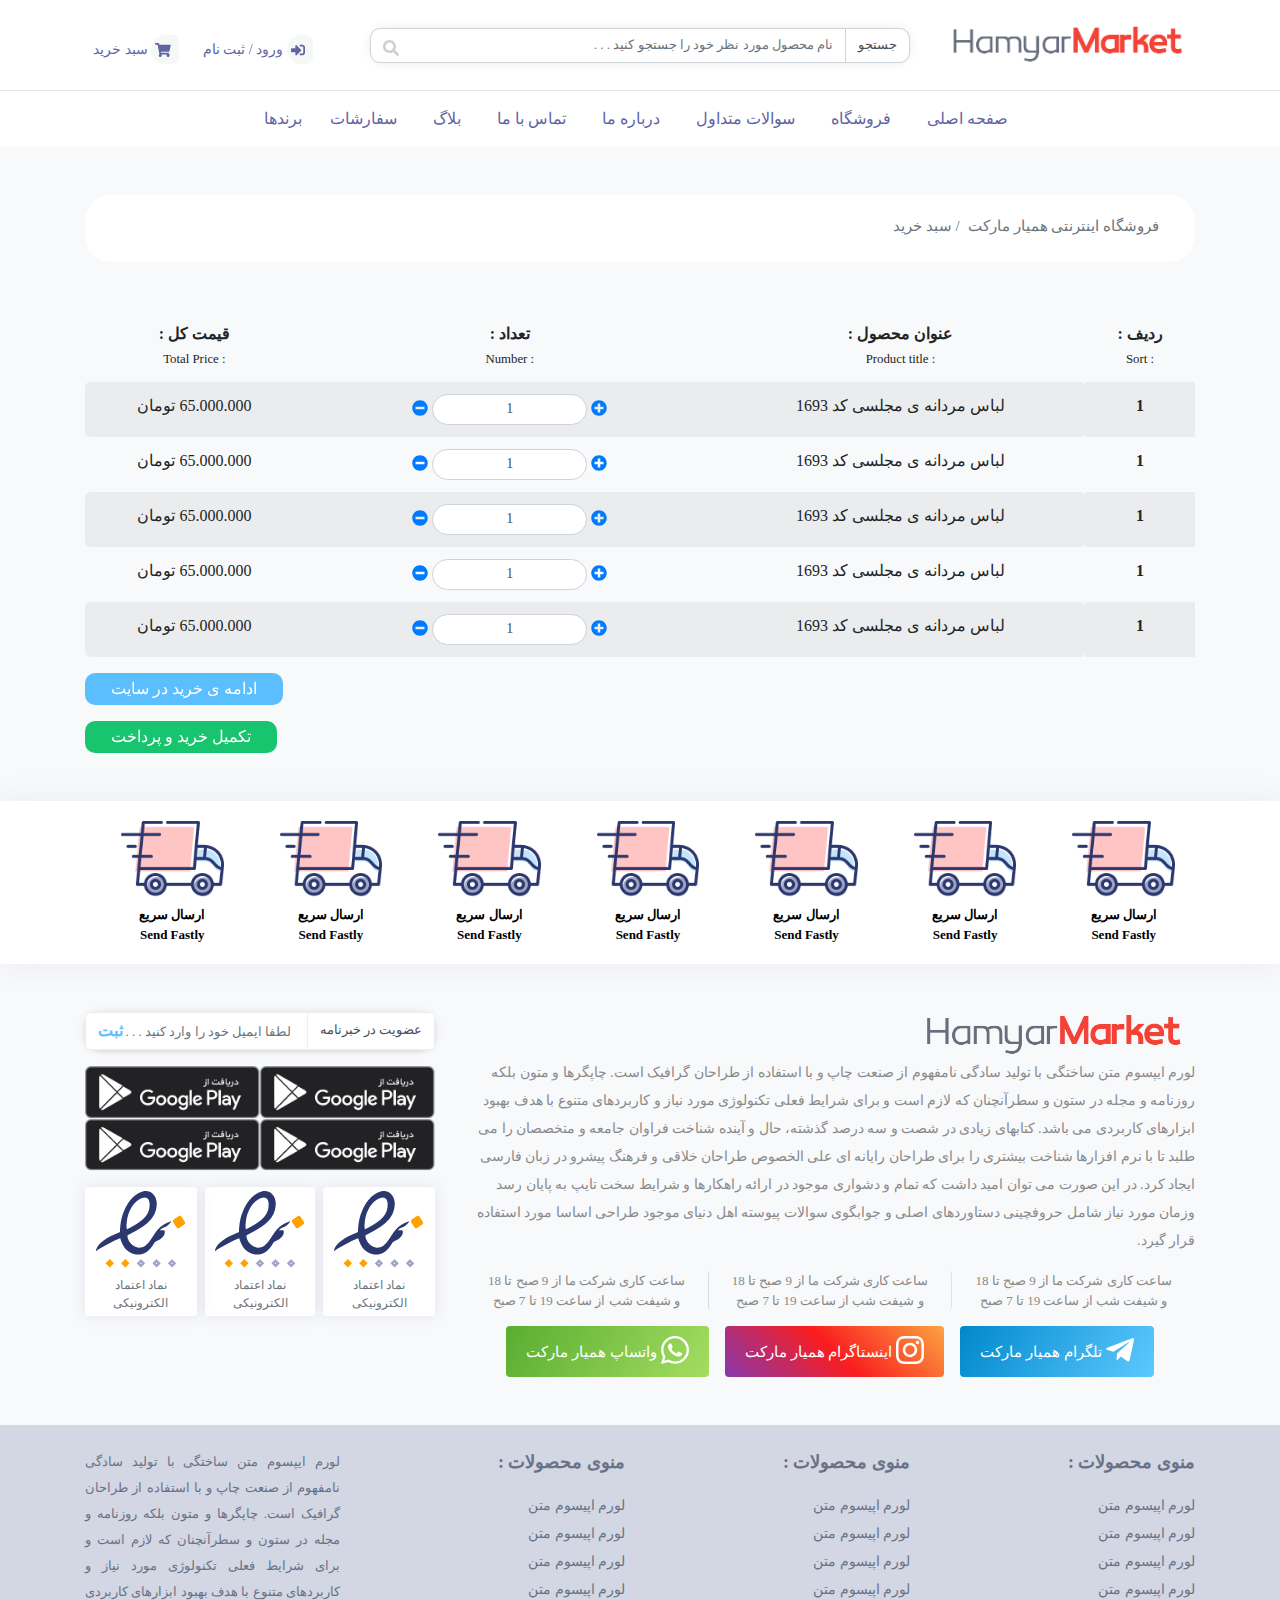
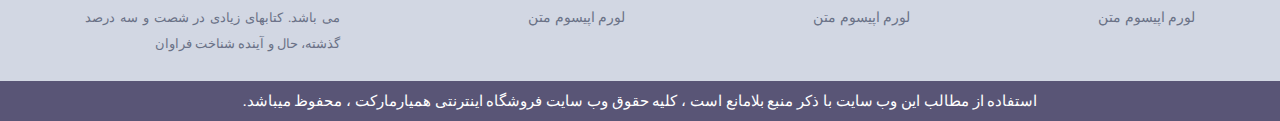
<file: code/Cart.html>
<!DOCTYPE html>
<html lang="en">
<head>
    <meta charset="UTF-8">
    <meta name="viewport" content="width=device-width, initial-scale=1.0">
    <meta http-equiv="X-UA-Compatible" content="ie=edge">
    <link rel="stylesheet" href="css/style.css" type="text/css">
    <link rel="stylesheet" href="css/bootstrap.min.css" type="text/css">
    <link rel="stylesheet" href="css/bootstrap-rtl.css" type="text/css">
    <link rel="stylesheet" href="css/hover-min.css" type="text/css">
    <link rel="stylesheet" href="css/all.min.css" type="text/css">
    <link rel="stylesheet" href="css/slick.css" type="text/css">
    <link rel="stylesheet" href="css/slick-theme.css" type="text/css">
    <title>Category</title>
</head>
<body class="bg-light">
    <!-- Start Header -->

    <!-- Start Header Top -->
    <header>
        <div class="header-top bg-white py-4">
            <div class="container">
                <div class="row align-items-center">
                    <div class="col-12 col-lg-3 text-center text-lg-right">
                        <h3 class="mb-0">
                            <a href="#"> <img src="img/Group 1.png" class="img-fluid" alt="logo"> </a>
                        </h3>
                    </div>
                    <div class="col-12 col-lg-6">
                        <form class="search-box my-2 my-lg-0">
                            <div class="input-group">
                                <div class="input-group-prepend">
                                    <div class="input-group-text bg-transparent">
                                        <small> جستجو </small>
                                    </div>
                                </div>
                                <input type="text" class="form-control" placeholder="نام محصول مورد نظر خود را جستجو کنید . . . ">
                            </div>
                            <button class="btn position-absolute"> <i class="fas fa-search"></i> </button>
                        </form>
                    </div>
                    <div class="col-12 col-lg-3 d-flex justify-content-center justify-content-lg-end register mt-md-2">
                        <a href="#" class="ml-3 py-1 px-2"> <i class="fas fa-sign-in-alt align-middle ml-1"></i> ورود / ثبت نام </a>
                        <a href="#" class="py-1 px-2"> <i class="fas fa-shopping-cart align-middle ml-1"></i> سبد خرید </a>
                    </div>
                </div>
            </div>
        </div>
         <!-- End Header Top -->

        <!-- Start Menu -->
        <div class="header-bottom bg-white">
            <div class="container">
                <nav class="navbar navbar-expand-lg navbar-light">
                    <button class="navbar-toggler" data-toggle="collapse" data-target="#navbar-top">
                        <span class="navbar-toggler-icon"></span>
                    </button>
                    <div class="navbar-collapse collapse justify-content-center" id="navbar-top">
                        <ul class="navbar-nav text-center pr-0 navbar-top">
                            <li class="nav-item ml-1"> <a href="#" class="nav-link px-3"> صفحه اصلی </a> </li>
                            <li class="nav-item ml-1"> <a href="#" class="nav-link px-3"> فروشگاه </a> </li>
                            <li class="nav-item ml-1"> <a href="#" class="nav-link px-3"> سوالات متداول </a> </li>
                            <li class="nav-item ml-1"> <a href="#" class="nav-link px-3"> درباره ما </a> </li>
                            <li class="nav-item ml-1"> <a href="#" class="nav-link px-3"> تماس با ما </a> </li>
                            <li class="nav-item ml-1"> <a href="#" class="nav-link px-3"> بلاگ </a> </li>
                            <li class="nav-item ml-1"> <a href="#" class="nav-link px-3"> سفارشات </a> </li>
                            <li class="nav-item"> <a href="#" class="nav-link"> برندها </a> </li>
                        </ul>
                    </div>
                </nav>
            </div>
        </div>
    </header>
        <!-- End Menu -->

        <!-- End Header -->

        <!-- Start Main -->
        <main>
            <div class="container my-5">
                <div class="row">
                    <div class="col-12 mb-5">
                        <div class="card border-0" style="border-radius: 25px;">
                            <div class="card-body py-2 d-flex flex-column flex-lg-row justify-content-between align-items-center">
                                <div class="breadcrumb breadcrumb1 bg-transparent pb-0">
                                    <a href="index.html" class="breadcrumb-item"> فروشگاه اینترنتی همیار مارکت </a>
                                    <a href="#" class="breadcrumb-item"> سبد خرید </a>
                                </div>
                            </div>
                        </div>
                    </div>
                    <div class="col-12">
                        <div>
                            <table class="table table-striped table-borderless text-center price-table"> 
                                <thead>
                                    <tr>
                                        <th>
                                            <p class="mb-0"> ردیف : </p> <small class="mb-0"> : Sort </small>
                                        </th>
                                        <th>
                                            <p class="mb-0"> عنوان محصول : </p> <small class="mb-0"> : Product title </small>
                                        </th>
                                        <th>
                                            <p class="mb-0">  تعداد : </p> <small class="mb-0"> : Number </small>
                                        </th>
                                        <th>
                                            <p class="mb-0">  قیمت کل : </p> <small class="mb-0"> : Total Price </small>
                                        </th>
                                    </tr>
                                </thead>
                                <tbody>
                                    <tr>
                                        <th> 1 </th>
                                        <td> لباس مردانه ی مجلسی کد 1693 </td>
                                        <td> 
                                            <div class="d-flex align-items-center justify-content-center">
                                                <a href="#" class="ml-1"> <i class="fas fa-plus-circle"></i> </a>
                                                <input type="text" class="form-control form-control-sm rounded-pill text-center"
                                                 value="1" style="width: 40%;">
                                                <a href="#" class="mr-1"> <i class="fas fa-minus-circle"></i> </a>
                                            </div>    
                                        </td>
                                        <td> 65.000.000 تومان </td>
                                    </tr>
                                    <tr>
                                        <th> 1 </th>
                                        <td> لباس مردانه ی مجلسی کد 1693 </td>
                                        <td> 
                                            <div class="d-flex align-items-center justify-content-center">
                                                <a href="#" class="ml-1"> <i class="fas fa-plus-circle"></i> </a>
                                                <input type="text" class="form-control form-control-sm rounded-pill text-center"
                                                 value="1" style="width: 40%;">
                                                <a href="#" class="mr-1"> <i class="fas fa-minus-circle"></i> </a>
                                            </div>    
                                        </td>
                                        <td> 65.000.000 تومان </td>
                                    </tr>
                                    <tr>
                                        <th> 1 </th>
                                        <td> لباس مردانه ی مجلسی کد 1693 </td>
                                        <td> 
                                            <div class="d-flex align-items-center justify-content-center">
                                                <a href="#" class="ml-1"> <i class="fas fa-plus-circle"></i> </a>
                                                <input type="text" class="form-control form-control-sm rounded-pill text-center"
                                                 value="1" style="width: 40%;">
                                                <a href="#" class="mr-1"> <i class="fas fa-minus-circle"></i> </a>
                                            </div>    
                                        </td>
                                        <td> 65.000.000 تومان </td>
                                    </tr>
                                    <tr>
                                        <th> 1 </th>
                                        <td> لباس مردانه ی مجلسی کد 1693 </td>
                                        <td> 
                                            <div class="d-flex align-items-center justify-content-center">
                                                <a href="#" class="ml-1"> <i class="fas fa-plus-circle"></i> </a>
                                                <input type="text" class="form-control form-control-sm rounded-pill text-center"
                                                 value="1" style="width: 40%;">
                                                <a href="#" class="mr-1"> <i class="fas fa-minus-circle"></i> </a>
                                            </div>    
                                        </td>
                                        <td> 65.000.000 تومان </td>
                                    </tr>
                                    <tr>
                                        <th> 1 </th>
                                        <td> لباس مردانه ی مجلسی کد 1693 </td>
                                        <td> 
                                            <div class="d-flex align-items-center justify-content-center">
                                                <a href="#" class="ml-1"> <i class="fas fa-plus-circle"></i> </a>
                                                <input type="text" class="form-control form-control-sm rounded-pill text-center"
                                                 value="1" style="width: 40%;">
                                                <a href="#" class="mr-1"> <i class="fas fa-minus-circle"></i> </a>
                                            </div>    
                                        </td>
                                        <td> 65.000.000 تومان </td>
                                    </tr>
                                </tbody>
                            </table>
                            <button class="btn edamekharid hvr-shrink"> ادامه ی خرید در سایت </button>
                            <br><br>
                            <button class="btn edamekharid1 hvr-shrink"> تکمیل خرید و پرداخت </button>
                        </div>
                    </div>
                </div>
            </div>
        </main>
            <div class="bg-white delivery">
                <div class="container">
                    <div class="row">
                        <div class="col-12 d-flex flex-column align-items-center flex-lg-row">
                            <a href="#" class="flex-grow-1">
                                <div class="card border-0 ml-lg-3">
                                    <div class="card-body">
                                        <img src="img/delivery-truck.png" class="img-fluid d-block mx-auto" alt="send_delivery">
                                        <strong class="d-block text-center mt-2"> ارسال سریع </strong>
                                        <strong class="d-block text-center"> Send Fastly </strong>
                                    </div>
                                </div>
                            </a>
                            <a href="#" class="flex-grow-1">
                                <div class="card border-0 ml-lg-3">
                                    <div class="card-body">
                                        <img src="img/delivery-truck.png" class="img-fluid d-block mx-auto" alt="send_delivery">
                                        <strong class="d-block text-center mt-2"> ارسال سریع </strong>
                                        <strong class="d-block text-center"> Send Fastly </strong>
                                    </div>
                                </div>
                            </a>
                            <a href="#" class="flex-grow-1">
                                <div class="card border-0 ml-lg-3">
                                    <div class="card-body">
                                        <img src="img/delivery-truck.png" class="img-fluid d-block mx-auto" alt="send_delivery">
                                        <strong class="d-block text-center mt-2"> ارسال سریع </strong>
                                        <strong class="d-block text-center"> Send Fastly </strong>
                                    </div>
                                </div>
                            </a>
                            <a href="#" class="flex-grow-1">
                                <div class="card border-0 ml-lg-3">
                                    <div class="card-body">
                                        <img src="img/delivery-truck.png" class="img-fluid d-block mx-auto" alt="send_delivery">
                                        <strong class="d-block text-center mt-2"> ارسال سریع </strong>
                                        <strong class="d-block text-center"> Send Fastly </strong>
                                    </div>
                                </div>
                            </a>
                            <a href="#" class="flex-grow-1">
                                <div class="card border-0 ml-lg-3">
                                    <div class="card-body">
                                        <img src="img/delivery-truck.png" class="img-fluid d-block mx-auto" alt="send_delivery">
                                        <strong class="d-block text-center mt-2"> ارسال سریع </strong>
                                        <strong class="d-block text-center"> Send Fastly </strong>
                                    </div>
                                </div>
                            </a>
                            <a href="#" class="flex-grow-1">
                                <div class="card border-0 ml-lg-3">
                                    <div class="card-body">
                                        <img src="img/delivery-truck.png" class="img-fluid d-block mx-auto" alt="send_delivery">
                                        <strong class="d-block text-center mt-2"> ارسال سریع </strong>
                                        <strong class="d-block text-center"> Send Fastly </strong>
                                    </div>
                                </div>
                            </a>
                            <a href="#" class="flex-grow-1">
                                <div class="card border-0 ml-lg-3">
                                    <div class="card-body">
                                        <img src="img/delivery-truck.png" class="img-fluid d-block mx-auto" alt="send_delivery">
                                        <strong class="d-block text-center mt-2"> ارسال سریع </strong>
                                        <strong class="d-block text-center"> Send Fastly </strong>
                                    </div>
                                </div>
                            </a>
                        </div>
                    </div>
                </div>
            </div>
            <div class="container mt-5">
                <div class="row">
                    <div class="col-12 col-lg-8 contacting">
                        <img src="img/Group 1.png" class="img-fluid d-block" alt="hamyarmarket">
                        <p>
                            لورم ایپسوم متن ساختگی با تولید سادگی نامفهوم از صنعت چاپ و با استفاده از طراحان گرافیک است.
                             چاپگرها و متون بلکه روزنامه و مجله در ستون و سطرآنچنان که لازم است و برای شرایط 
                             فعلی تکنولوژی مورد نیاز و کاربردهای متنوع 
                             با هدف بهبود ابزارهای کاربردی می باشد. کتابهای زیادی در شصت و سه درصد گذشته، حال و آینده شناخت فراوان جامعه 
                             و متخصصان را می طلبد تا با نرم افزارها شناخت بیشتری را برای طراحان رایانه ای علی الخصوص طراحان خلاقی 
                             و فرهنگ پیشرو در زبان فارسی ایجاد کرد. در این صورت می توان امید داشت که تمام و دشواری موجود در ارائه راهکارها 
                             و شرایط سخت تایپ به پایان رسد 
                             وزمان مورد نیاز شامل حروفچینی دستاوردهای اصلی و جوابگوی سوالات پیوسته اهل 
                             دنیای موجود طراحی اساسا مورد استفاده قرار گیرد.
                         </p>
                         <div class="d-flex flex-column flex-lg-row">
                            <div class="card border-0 bg-transparent flex-grow-1">
                                <small class="text-muted d-block"> ساعت کاری شرکت ما از 9 صبح تا 18 </small>
                                <small class="text-muted d-block"> و شیفت شب از ساعت 19 تا 7 صبح  </small>
                            </div>
                            <div class="card bg-transparent flex-grow-1 border-right border-bottom-0 my-3 my-lg-0 border-top-0">
                                <small class="text-muted d-block"> ساعت کاری شرکت ما از 9 صبح تا 18 </small>
                                <small class="text-muted d-block"> و شیفت شب از ساعت 19 تا 7 صبح  </small>
                            </div>
                            <div class="card border-0 bg-transparent flex-grow-1">
                                <small class="text-muted d-block"> ساعت کاری شرکت ما از 9 صبح تا 18 </small>
                                <small class="text-muted d-block"> و شیفت شب از ساعت 19 تا 7 صبح  </small>
                            </div>
                         </div>
                         <div class="d-flex flex-column flex-lg-row align-items-center justify-content-center mt-3">
                            <a href="#" class="text-white">
                                <div class="card border-0 massengers1">
                                    <div class="card-body d-flex align-items-center py-2">
                                        <span class="text-white"><i class="fab fa-telegram-plane fa-2x"></i> </span>
                                        <p class="mb-0 mr-1 text-white" style="font-size: 15px;"> تلگرام همیار مارکت </p>
                                    </div>
                                </div>
                            </a>
                            <a href="#" class="text-white">
                                <div class="card border-0 massengers2 mx-lg-3 my-3 my-lg-0">
                                    <div class="card-body d-flex align-items-center py-2">
                                        <span class="text-white"><i class="fab fa-instagram fa-2x"></i> </span>
                                        <p class="mb-0 mr-1 text-white" style="font-size: 15px;"> اینستاگرام همیار مارکت </p>
                                    </div>
                                </div>
                            </a>
                            <a href="#" class="text-white">
                                <div class="card border-0 massengers3">
                                    <div class="card-body d-flex align-items-center py-2">
                                        <span class="text-white"><i class="fab fa-whatsapp fa-2x"></i> </span>
                                        <p class="mb-0 mr-1 text-white" style="font-size: 15px;"> واتساپ همیار مارکت </p>
                                    </div>
                                </div>
                            </a>
                      </div>
                    </div>
                    <div class="col-12 col-lg-4">
                        <form class="link-dl shadow-sm mt-3 mt-lg-0">
                            <div class="input-group">
                                <div class="input-group-prepend">
                                    <div class="input-group-text bg-white">
                                        <small> عضویت در خبرنامه </small>
                                    </div>
                                </div>
                                <input type="text" class="form-control" placeholder=" لطفا ایمیل خود را وارد کنید . . . ">
                            </div>
                            <button class="btn position-absolute"> ثبت </button>
                        </form>
                        <div class="d-flex my-3">
                            <div>
                                <img src="img/_2973266085536.png" class="img-fluid" alt="googleplay">
                                <img src="img/_2973266085536.png" class="img-fluid" alt="googleplay">
                            </div>
                            <div>
                                <img src="img/_2973266085536.png" class="img-fluid" alt="googleplay">
                                <img src="img/_2973266085536.png" class="img-fluid" alt="googleplay">
                            </div>
                        </div>
                        <div class="d-flex flex-column flex-lg-row justify-content-center">
                            <a href="#" class="flex-grow-1">
                                <div class="card border-0 enamad">
                                    <div class="card-body p-1">
                                        <img src="img/Group 706.png" class="img-fluid d-block mx-auto" alt="logoenamad">
                                        <small class="text-center text-muted mt-2 d-block"> نماد اعتماد الکترونیکی </small>  
                                    </div>
                                </div>
                            </a>
                            <a href="#" class="flex-grow-1">
                                <div class="card border-0 enamad my-3 mx-lg-2 my-lg-0">
                                    <div class="card-body p-1">
                                        <img src="img/Group 706.png" class="img-fluid d-block mx-auto" alt="logoenamad">
                                        <small class="text-center text-muted mt-2 d-block"> نماد اعتماد الکترونیکی </small class="text-center text-muted mt-2 d-block">  
                                    </div>
                                </div>
                            </a>
                            <a href="#" class="flex-grow-1">
                                <div class="card border-0 enamad">
                                    <div class="card-body p-1">
                                        <img src="img/Group 706.png" class="img-fluid d-block mx-auto" alt="logoenamad">
                                        <small class="text-center text-muted mt-2 d-block"> نماد اعتماد الکترونیکی </small class="text-center text-muted mt-2 d-block">  
                                    </div>
                                </div>
                            </a>
                        </div>
                    </div>
                </div>
            </div>
        </main>
        <!-- End Main -->

        <!-- Start Footer -->
        <footer class="mt-5">
            <div class="footer-top text-center text-lg-right py-4">
                <div class="container">
                    <div class="row">
                        <div class="col-12 col-lg-3">
                            <p> منوی محصولات : </p>
                            <a href="#" class="d-block"> لورم اپیسوم متن   </a>
                            <a href="#" class="d-block"> لورم اپیسوم متن   </a>
                            <a href="#" class="d-block"> لورم اپیسوم متن   </a>
                            <a href="#" class="d-block"> لورم اپیسوم متن   </a>
                            <a href="#" class="d-block"> لورم اپیسوم متن   </a>
                        </div>
                        <div class="col-12 col-lg-3">
                            <p> منوی محصولات : </p>
                            <a href="#" class="d-block"> لورم اپیسوم متن   </a>
                            <a href="#" class="d-block"> لورم اپیسوم متن   </a>
                            <a href="#" class="d-block"> لورم اپیسوم متن   </a>
                            <a href="#" class="d-block"> لورم اپیسوم متن   </a>
                            <a href="#" class="d-block"> لورم اپیسوم متن   </a>
                        </div>
                        <div class="col-12 col-lg-3">
                            <p> منوی محصولات : </p>
                            <a href="#" class="d-block"> لورم اپیسوم متن   </a>
                            <a href="#" class="d-block"> لورم اپیسوم متن   </a>
                            <a href="#" class="d-block"> لورم اپیسوم متن   </a>
                            <a href="#" class="d-block"> لورم اپیسوم متن   </a>
                            <a href="#" class="d-block"> لورم اپیسوم متن   </a>
                        </div>
                        <div class="col-12 col-lg-3">
                            <p class="mb-0 text-justify p-akhari">
                                لورم ایپسوم متن ساختگی با تولید سادگی نامفهوم از صنعت چاپ و با 
                                استفاده از طراحان گرافیک است. چاپگرها و متون بلکه روزنامه و مجله
                                 در ستون و سطرآنچنان که لازم است و برای شرایط فعلی تکنولوژی مورد
                                 نیاز و کاربردهای متنوع با هدف بهبود ابزارهای کاربردی می باشد. 
                                کتابهای زیادی در شصت و سه درصد گذشته، حال و آینده شناخت فراوان
                            </p>
                        </div>
                    </div>
                </div>
            </div>
            <div class="footer-bottom text-center py-2">
                <small>
                    استفاده از مطالب این وب سایت با ذکر منبع بلامانع است ، 
                    کلیه حقوق وب سایت فروشگاه اینترنتی همیارمارکت ، محفوظ میباشد. 
                </small>
            </div>
        </footer>

        <!-- End Footer -->

    
</body>
<script src="js/jquery-3.4.1.min.js"></script>
<script src="js/popper.min.js"></script>
<script src="js/bootstrap.min.js"></script>
<script src="js/slick.min.js"></script>
<script src="js/all.min.js"></script>
<script src="js/main.js"></script>
</html>
</file>
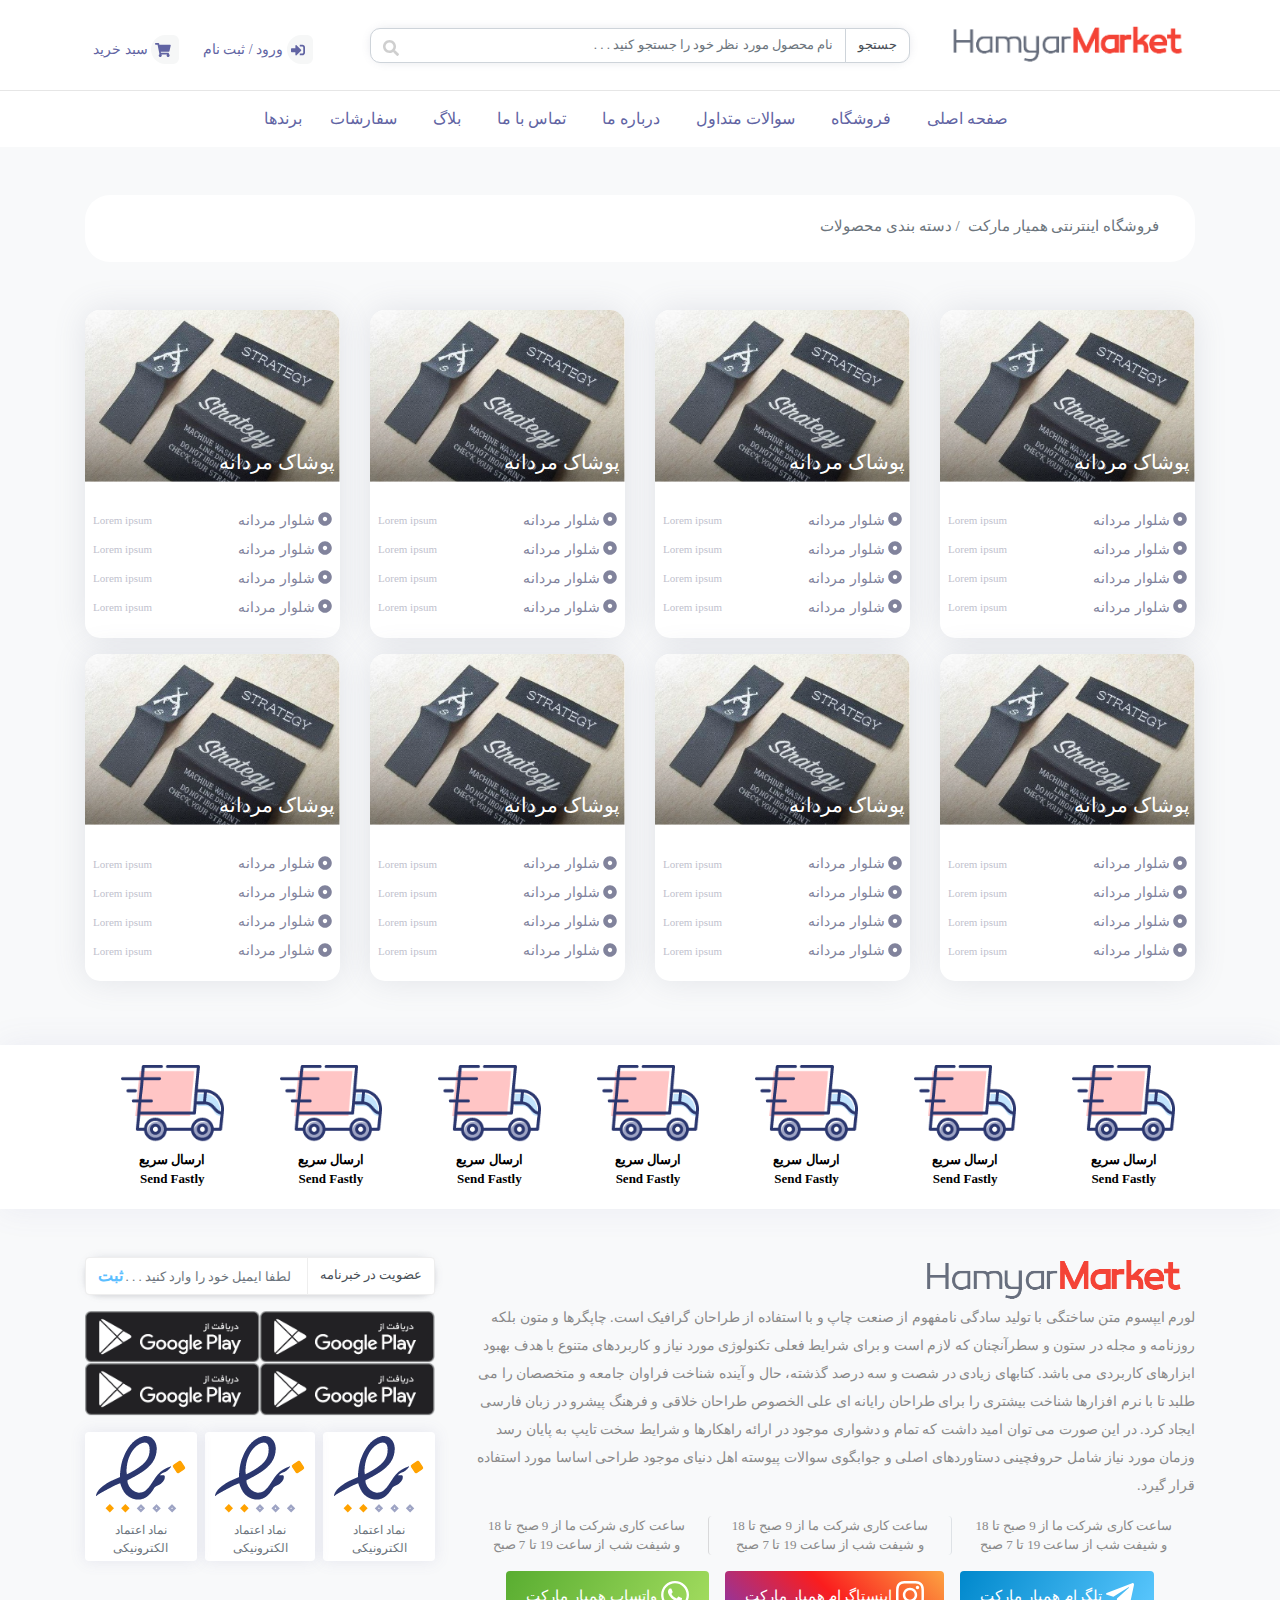
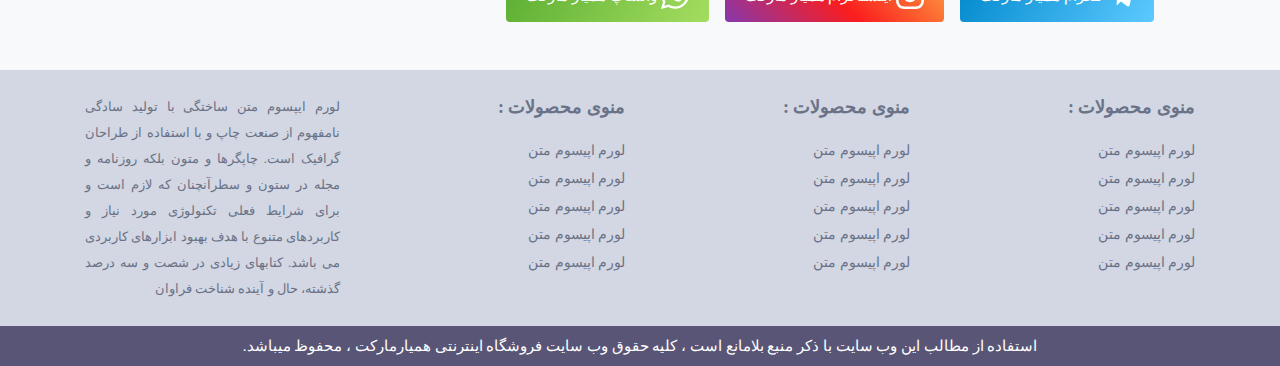
<file: code/Category.html>
<!DOCTYPE html>
<html lang="en">
<head>
    <meta charset="UTF-8">
    <meta name="viewport" content="width=device-width, initial-scale=1.0">
    <meta http-equiv="X-UA-Compatible" content="ie=edge">
    <link rel="stylesheet" href="css/style.css" type="text/css">
    <link rel="stylesheet" href="css/bootstrap.min.css" type="text/css">
    <link rel="stylesheet" href="css/bootstrap-rtl.css" type="text/css">
    <link rel="stylesheet" href="css/hover-min.css" type="text/css">
    <link rel="stylesheet" href="css/all.min.css" type="text/css">
    <link rel="stylesheet" href="css/slick.css" type="text/css">
    <link rel="stylesheet" href="css/slick-theme.css" type="text/css">
    <title>Category</title>
</head>
<body class="bg-light">
    <!-- Start Header -->

    <!-- Start Header Top -->
    <header>
        <div class="header-top bg-white py-4">
            <div class="container">
                <div class="row align-items-center">
                    <div class="col-12 col-lg-3 text-center text-lg-right">
                        <h3 class="mb-0">
                            <a href="#"> <img src="img/Group 1.png" class="img-fluid" alt="logo"> </a>
                        </h3>
                    </div>
                    <div class="col-12 col-lg-6">
                        <form class="search-box my-2 my-lg-0">
                            <div class="input-group">
                                <div class="input-group-prepend">
                                    <div class="input-group-text bg-transparent">
                                        <small> جستجو </small>
                                    </div>
                                </div>
                                <input type="text" class="form-control" placeholder="نام محصول مورد نظر خود را جستجو کنید . . . ">
                            </div>
                            <button class="btn position-absolute"> <i class="fas fa-search"></i> </button>
                        </form>
                    </div>
                    <div class="col-12 col-lg-3 d-flex justify-content-center justify-content-lg-end register mt-md-2">
                        <a href="#" class="ml-3 py-1 px-2"> <i class="fas fa-sign-in-alt align-middle ml-1"></i> ورود / ثبت نام </a>
                        <a href="#" class="py-1 px-2"> <i class="fas fa-shopping-cart align-middle ml-1"></i> سبد خرید </a>
                    </div>
                </div>
            </div>
        </div>
         <!-- End Header Top -->

        <!-- Start Menu -->
        <div class="header-bottom bg-white">
            <div class="container">
                <nav class="navbar navbar-expand-lg navbar-light">
                    <button class="navbar-toggler" data-toggle="collapse" data-target="#navbar-top">
                        <span class="navbar-toggler-icon"></span>
                    </button>
                    <div class="navbar-collapse collapse justify-content-center" id="navbar-top">
                        <ul class="navbar-nav text-center pr-0 navbar-top">
                            <li class="nav-item ml-1"> <a href="#" class="nav-link px-3"> صفحه اصلی </a> </li>
                            <li class="nav-item ml-1"> <a href="#" class="nav-link px-3"> فروشگاه </a> </li>
                            <li class="nav-item ml-1"> <a href="#" class="nav-link px-3"> سوالات متداول </a> </li>
                            <li class="nav-item ml-1"> <a href="#" class="nav-link px-3"> درباره ما </a> </li>
                            <li class="nav-item ml-1"> <a href="#" class="nav-link px-3"> تماس با ما </a> </li>
                            <li class="nav-item ml-1"> <a href="#" class="nav-link px-3"> بلاگ </a> </li>
                            <li class="nav-item ml-1"> <a href="#" class="nav-link px-3"> سفارشات </a> </li>
                            <li class="nav-item"> <a href="#" class="nav-link"> برندها </a> </li>
                        </ul>
                    </div>
                </nav>
            </div>
        </div>
    </header>
        <!-- End Menu -->

        <!-- End Header -->

        <!-- Start Main -->
        <main>
            <div class="container my-5">
                <div class="row">
                    <div class="col-12 mb-5">
                        <div class="card border-0" style="border-radius: 25px;">
                            <div class="card-body py-2 d-flex flex-column flex-lg-row justify-content-between align-items-center">
                                <div class="breadcrumb breadcrumb1 bg-transparent pb-0">
                                    <a href="index.html" class="breadcrumb-item"> فروشگاه اینترنتی همیار مارکت </a>
                                    <a href="#" class="breadcrumb-item"> دسته بندی محصولات </a>
                                </div>
                            </div>
                        </div>
                    </div>
                    <div class="col-12 col-md-6 col-lg-3">
                        <div class="card border-0 lable-card mb-3">
                            <div class="card-img-top position-relative">
                                <div class="position-absolute">
                                    <h5 class="text-white"> پوشاک مردانه </h5>
                                </div>
                                <img src="img/Mask Group 8.png" alt="categoryimage" class="img-fluid">  
                            </div>
                            <div class="card-body px-2">
                                <div class="d-flex justify-content-between align-items-center mt-2">
                                    <small> <i class="fas fa-dot-circle"></i> شلوار مردانه </small>
                                    <small> Lorem ipsum </small>
                                </div>
                                <div class="d-flex justify-content-between align-items-center mt-2">
                                    <small> <i class="fas fa-dot-circle"></i> شلوار مردانه </small>
                                    <small> Lorem ipsum </small>
                                </div>
                                <div class="d-flex justify-content-between align-items-center mt-2">
                                    <small> <i class="fas fa-dot-circle"></i> شلوار مردانه </small>
                                    <small> Lorem ipsum </small>
                                </div>
                                <div class="d-flex justify-content-between align-items-center mt-2">
                                    <small> <i class="fas fa-dot-circle"></i> شلوار مردانه </small>
                                    <small> Lorem ipsum </small>
                                </div>
                            </div>
                        </div>
                    </div>
                    <div class="col-12 col-md-6 col-lg-3">
                        <div class="card border-0 lable-card mb-3">
                            <div class="card-img-top position-relative">
                                <div class="position-absolute">
                                    <h5 class="text-white"> پوشاک مردانه </h5>
                                </div>
                                <img src="img/Mask Group 8.png" alt="categoryimage" class="img-fluid">  
                            </div>
                            <div class="card-body px-2">
                                <div class="d-flex justify-content-between align-items-center mt-2">
                                    <small> <i class="fas fa-dot-circle"></i> شلوار مردانه </small>
                                    <small> Lorem ipsum </small>
                                </div>
                                <div class="d-flex justify-content-between align-items-center mt-2">
                                    <small> <i class="fas fa-dot-circle"></i> شلوار مردانه </small>
                                    <small> Lorem ipsum </small>
                                </div>
                                <div class="d-flex justify-content-between align-items-center mt-2">
                                    <small> <i class="fas fa-dot-circle"></i> شلوار مردانه </small>
                                    <small> Lorem ipsum </small>
                                </div>
                                <div class="d-flex justify-content-between align-items-center mt-2">
                                    <small> <i class="fas fa-dot-circle"></i> شلوار مردانه </small>
                                    <small> Lorem ipsum </small>
                                </div>
                            </div>
                        </div>
                    </div>
                    <div class="col-12 col-md-6 col-lg-3">
                        <div class="card border-0 lable-card mb-3">
                            <div class="card-img-top position-relative">
                                <div class="position-absolute">
                                    <h5 class="text-white"> پوشاک مردانه </h5>
                                </div>
                                <img src="img/Mask Group 8.png" alt="categoryimage" class="img-fluid">  
                            </div>
                            <div class="card-body px-2">
                                <div class="d-flex justify-content-between align-items-center mt-2">
                                    <small> <i class="fas fa-dot-circle"></i> شلوار مردانه </small>
                                    <small> Lorem ipsum </small>
                                </div>
                                <div class="d-flex justify-content-between align-items-center mt-2">
                                    <small> <i class="fas fa-dot-circle"></i> شلوار مردانه </small>
                                    <small> Lorem ipsum </small>
                                </div>
                                <div class="d-flex justify-content-between align-items-center mt-2">
                                    <small> <i class="fas fa-dot-circle"></i> شلوار مردانه </small>
                                    <small> Lorem ipsum </small>
                                </div>
                                <div class="d-flex justify-content-between align-items-center mt-2">
                                    <small> <i class="fas fa-dot-circle"></i> شلوار مردانه </small>
                                    <small> Lorem ipsum </small>
                                </div>
                            </div>
                        </div>
                    </div>
                    <div class="col-12 col-md-6 col-lg-3">
                        <div class="card border-0 lable-card mb-3">
                            <div class="card-img-top position-relative">
                                <div class="position-absolute">
                                    <h5 class="text-white"> پوشاک مردانه </h5>
                                </div>
                                <img src="img/Mask Group 8.png" alt="categoryimage" class="img-fluid">  
                            </div>
                            <div class="card-body px-2">
                                <div class="d-flex justify-content-between align-items-center mt-2">
                                    <small> <i class="fas fa-dot-circle"></i> شلوار مردانه </small>
                                    <small> Lorem ipsum </small>
                                </div>
                                <div class="d-flex justify-content-between align-items-center mt-2">
                                    <small> <i class="fas fa-dot-circle"></i> شلوار مردانه </small>
                                    <small> Lorem ipsum </small>
                                </div>
                                <div class="d-flex justify-content-between align-items-center mt-2">
                                    <small> <i class="fas fa-dot-circle"></i> شلوار مردانه </small>
                                    <small> Lorem ipsum </small>
                                </div>
                                <div class="d-flex justify-content-between align-items-center mt-2">
                                    <small> <i class="fas fa-dot-circle"></i> شلوار مردانه </small>
                                    <small> Lorem ipsum </small>
                                </div>
                            </div>
                        </div>
                    </div>
                    <div class="col-12 col-md-6 col-lg-3">
                        <div class="card border-0 lable-card mb-3">
                            <div class="card-img-top position-relative">
                                <div class="position-absolute">
                                    <h5 class="text-white"> پوشاک مردانه </h5>
                                </div>
                                <img src="img/Mask Group 8.png" alt="categoryimage" class="img-fluid">  
                            </div>
                            <div class="card-body px-2">
                                <div class="d-flex justify-content-between align-items-center mt-2">
                                    <small> <i class="fas fa-dot-circle"></i> شلوار مردانه </small>
                                    <small> Lorem ipsum </small>
                                </div>
                                <div class="d-flex justify-content-between align-items-center mt-2">
                                    <small> <i class="fas fa-dot-circle"></i> شلوار مردانه </small>
                                    <small> Lorem ipsum </small>
                                </div>
                                <div class="d-flex justify-content-between align-items-center mt-2">
                                    <small> <i class="fas fa-dot-circle"></i> شلوار مردانه </small>
                                    <small> Lorem ipsum </small>
                                </div>
                                <div class="d-flex justify-content-between align-items-center mt-2">
                                    <small> <i class="fas fa-dot-circle"></i> شلوار مردانه </small>
                                    <small> Lorem ipsum </small>
                                </div>
                            </div>
                        </div>
                    </div>
                    <div class="col-12 col-md-6 col-lg-3">
                        <div class="card border-0 lable-card mb-3">
                            <div class="card-img-top position-relative">
                                <div class="position-absolute">
                                    <h5 class="text-white"> پوشاک مردانه </h5>
                                </div>
                                <img src="img/Mask Group 8.png" alt="categoryimage" class="img-fluid">  
                            </div>
                            <div class="card-body px-2">
                                <div class="d-flex justify-content-between align-items-center mt-2">
                                    <small> <i class="fas fa-dot-circle"></i> شلوار مردانه </small>
                                    <small> Lorem ipsum </small>
                                </div>
                                <div class="d-flex justify-content-between align-items-center mt-2">
                                    <small> <i class="fas fa-dot-circle"></i> شلوار مردانه </small>
                                    <small> Lorem ipsum </small>
                                </div>
                                <div class="d-flex justify-content-between align-items-center mt-2">
                                    <small> <i class="fas fa-dot-circle"></i> شلوار مردانه </small>
                                    <small> Lorem ipsum </small>
                                </div>
                                <div class="d-flex justify-content-between align-items-center mt-2">
                                    <small> <i class="fas fa-dot-circle"></i> شلوار مردانه </small>
                                    <small> Lorem ipsum </small>
                                </div>
                            </div>
                        </div>
                    </div>
                    <div class="col-12 col-md-6 col-lg-3">
                        <div class="card border-0 lable-card mb-3">
                            <div class="card-img-top position-relative">
                                <div class="position-absolute">
                                    <h5 class="text-white"> پوشاک مردانه </h5>
                                </div>
                                <img src="img/Mask Group 8.png" alt="categoryimage" class="img-fluid">  
                            </div>
                            <div class="card-body px-2">
                                <div class="d-flex justify-content-between align-items-center mt-2">
                                    <small> <i class="fas fa-dot-circle"></i> شلوار مردانه </small>
                                    <small> Lorem ipsum </small>
                                </div>
                                <div class="d-flex justify-content-between align-items-center mt-2">
                                    <small> <i class="fas fa-dot-circle"></i> شلوار مردانه </small>
                                    <small> Lorem ipsum </small>
                                </div>
                                <div class="d-flex justify-content-between align-items-center mt-2">
                                    <small> <i class="fas fa-dot-circle"></i> شلوار مردانه </small>
                                    <small> Lorem ipsum </small>
                                </div>
                                <div class="d-flex justify-content-between align-items-center mt-2">
                                    <small> <i class="fas fa-dot-circle"></i> شلوار مردانه </small>
                                    <small> Lorem ipsum </small>
                                </div>
                            </div>
                        </div>
                    </div>
                    <div class="col-12 col-md-6 col-lg-3">
                        <div class="card border-0 lable-card mb-3">
                            <div class="card-img-top position-relative">
                                <div class="position-absolute">
                                    <h5 class="text-white"> پوشاک مردانه </h5>
                                </div>
                                <img src="img/Mask Group 8.png" alt="categoryimage" class="img-fluid">  
                            </div>
                            <div class="card-body px-2">
                                <div class="d-flex justify-content-between align-items-center mt-2">
                                    <small> <i class="fas fa-dot-circle"></i> شلوار مردانه </small>
                                    <small> Lorem ipsum </small>
                                </div>
                                <div class="d-flex justify-content-between align-items-center mt-2">
                                    <small> <i class="fas fa-dot-circle"></i> شلوار مردانه </small>
                                    <small> Lorem ipsum </small>
                                </div>
                                <div class="d-flex justify-content-between align-items-center mt-2">
                                    <small> <i class="fas fa-dot-circle"></i> شلوار مردانه </small>
                                    <small> Lorem ipsum </small>
                                </div>
                                <div class="d-flex justify-content-between align-items-center mt-2">
                                    <small> <i class="fas fa-dot-circle"></i> شلوار مردانه </small>
                                    <small> Lorem ipsum </small>
                                </div>
                            </div>
                        </div>
                    </div>
                </div>
            </div>
        </main>
            <div class="bg-white delivery">
                <div class="container">
                    <div class="row">
                        <div class="col-12 d-flex flex-column align-items-center flex-lg-row">
                            <a href="#" class="flex-grow-1">
                                <div class="card border-0 ml-lg-3">
                                    <div class="card-body">
                                        <img src="img/delivery-truck.png" class="img-fluid d-block mx-auto" alt="send_delivery">
                                        <strong class="d-block text-center mt-2"> ارسال سریع </strong>
                                        <strong class="d-block text-center"> Send Fastly </strong>
                                    </div>
                                </div>
                            </a>
                            <a href="#" class="flex-grow-1">
                                <div class="card border-0 ml-lg-3">
                                    <div class="card-body">
                                        <img src="img/delivery-truck.png" class="img-fluid d-block mx-auto" alt="send_delivery">
                                        <strong class="d-block text-center mt-2"> ارسال سریع </strong>
                                        <strong class="d-block text-center"> Send Fastly </strong>
                                    </div>
                                </div>
                            </a>
                            <a href="#" class="flex-grow-1">
                                <div class="card border-0 ml-lg-3">
                                    <div class="card-body">
                                        <img src="img/delivery-truck.png" class="img-fluid d-block mx-auto" alt="send_delivery">
                                        <strong class="d-block text-center mt-2"> ارسال سریع </strong>
                                        <strong class="d-block text-center"> Send Fastly </strong>
                                    </div>
                                </div>
                            </a>
                            <a href="#" class="flex-grow-1">
                                <div class="card border-0 ml-lg-3">
                                    <div class="card-body">
                                        <img src="img/delivery-truck.png" class="img-fluid d-block mx-auto" alt="send_delivery">
                                        <strong class="d-block text-center mt-2"> ارسال سریع </strong>
                                        <strong class="d-block text-center"> Send Fastly </strong>
                                    </div>
                                </div>
                            </a>
                            <a href="#" class="flex-grow-1">
                                <div class="card border-0 ml-lg-3">
                                    <div class="card-body">
                                        <img src="img/delivery-truck.png" class="img-fluid d-block mx-auto" alt="send_delivery">
                                        <strong class="d-block text-center mt-2"> ارسال سریع </strong>
                                        <strong class="d-block text-center"> Send Fastly </strong>
                                    </div>
                                </div>
                            </a>
                            <a href="#" class="flex-grow-1">
                                <div class="card border-0 ml-lg-3">
                                    <div class="card-body">
                                        <img src="img/delivery-truck.png" class="img-fluid d-block mx-auto" alt="send_delivery">
                                        <strong class="d-block text-center mt-2"> ارسال سریع </strong>
                                        <strong class="d-block text-center"> Send Fastly </strong>
                                    </div>
                                </div>
                            </a>
                            <a href="#" class="flex-grow-1">
                                <div class="card border-0 ml-lg-3">
                                    <div class="card-body">
                                        <img src="img/delivery-truck.png" class="img-fluid d-block mx-auto" alt="send_delivery">
                                        <strong class="d-block text-center mt-2"> ارسال سریع </strong>
                                        <strong class="d-block text-center"> Send Fastly </strong>
                                    </div>
                                </div>
                            </a>
                        </div>
                    </div>
                </div>
            </div>
            <div class="container mt-5">
                <div class="row">
                    <div class="col-12 col-lg-8 contacting">
                        <img src="img/Group 1.png" class="img-fluid d-block" alt="hamyarmarket">
                        <p>
                            لورم ایپسوم متن ساختگی با تولید سادگی نامفهوم از صنعت چاپ و با استفاده از طراحان گرافیک است.
                             چاپگرها و متون بلکه روزنامه و مجله در ستون و سطرآنچنان که لازم است و برای شرایط 
                             فعلی تکنولوژی مورد نیاز و کاربردهای متنوع 
                             با هدف بهبود ابزارهای کاربردی می باشد. کتابهای زیادی در شصت و سه درصد گذشته، حال و آینده شناخت فراوان جامعه 
                             و متخصصان را می طلبد تا با نرم افزارها شناخت بیشتری را برای طراحان رایانه ای علی الخصوص طراحان خلاقی 
                             و فرهنگ پیشرو در زبان فارسی ایجاد کرد. در این صورت می توان امید داشت که تمام و دشواری موجود در ارائه راهکارها 
                             و شرایط سخت تایپ به پایان رسد 
                             وزمان مورد نیاز شامل حروفچینی دستاوردهای اصلی و جوابگوی سوالات پیوسته اهل 
                             دنیای موجود طراحی اساسا مورد استفاده قرار گیرد.
                         </p>
                         <div class="d-flex flex-column flex-lg-row">
                            <div class="card border-0 bg-transparent flex-grow-1">
                                <small class="text-muted d-block"> ساعت کاری شرکت ما از 9 صبح تا 18 </small>
                                <small class="text-muted d-block"> و شیفت شب از ساعت 19 تا 7 صبح  </small>
                            </div>
                            <div class="card bg-transparent flex-grow-1 border-right border-bottom-0 my-3 my-lg-0 border-top-0">
                                <small class="text-muted d-block"> ساعت کاری شرکت ما از 9 صبح تا 18 </small>
                                <small class="text-muted d-block"> و شیفت شب از ساعت 19 تا 7 صبح  </small>
                            </div>
                            <div class="card border-0 bg-transparent flex-grow-1">
                                <small class="text-muted d-block"> ساعت کاری شرکت ما از 9 صبح تا 18 </small>
                                <small class="text-muted d-block"> و شیفت شب از ساعت 19 تا 7 صبح  </small>
                            </div>
                         </div>
                         <div class="d-flex flex-column flex-lg-row align-items-center justify-content-center mt-3">
                            <a href="#" class="text-white">
                                <div class="card border-0 massengers1">
                                    <div class="card-body d-flex align-items-center py-2">
                                        <span class="text-white"><i class="fab fa-telegram-plane fa-2x"></i> </span>
                                        <p class="mb-0 mr-1 text-white" style="font-size: 15px;"> تلگرام همیار مارکت </p>
                                    </div>
                                </div>
                            </a>
                            <a href="#" class="text-white">
                                <div class="card border-0 massengers2 mx-lg-3 my-3 my-lg-0">
                                    <div class="card-body d-flex align-items-center py-2">
                                        <span class="text-white"><i class="fab fa-instagram fa-2x"></i> </span>
                                        <p class="mb-0 mr-1 text-white" style="font-size: 15px;"> اینستاگرام همیار مارکت </p>
                                    </div>
                                </div>
                            </a>
                            <a href="#" class="text-white">
                                <div class="card border-0 massengers3">
                                    <div class="card-body d-flex align-items-center py-2">
                                        <span class="text-white"><i class="fab fa-whatsapp fa-2x"></i> </span>
                                        <p class="mb-0 mr-1 text-white" style="font-size: 15px;"> واتساپ همیار مارکت </p>
                                    </div>
                                </div>
                            </a>
                      </div>
                    </div>
                    <div class="col-12 col-lg-4">
                        <form class="link-dl shadow-sm mt-3 mt-lg-0">
                            <div class="input-group">
                                <div class="input-group-prepend">
                                    <div class="input-group-text bg-white">
                                        <small> عضویت در خبرنامه </small>
                                    </div>
                                </div>
                                <input type="text" class="form-control" placeholder=" لطفا ایمیل خود را وارد کنید . . . ">
                            </div>
                            <button class="btn position-absolute"> ثبت </button>
                        </form>
                        <div class="d-flex my-3">
                            <div>
                                <img src="img/_2973266085536.png" class="img-fluid" alt="googleplay">
                                <img src="img/_2973266085536.png" class="img-fluid" alt="googleplay">
                            </div>
                            <div>
                                <img src="img/_2973266085536.png" class="img-fluid" alt="googleplay">
                                <img src="img/_2973266085536.png" class="img-fluid" alt="googleplay">
                            </div>
                        </div>
                        <div class="d-flex flex-column flex-lg-row justify-content-center">
                            <a href="#" class="flex-grow-1">
                                <div class="card border-0 enamad">
                                    <div class="card-body p-1">
                                        <img src="img/Group 706.png" class="img-fluid d-block mx-auto" alt="logoenamad">
                                        <small class="text-center text-muted mt-2 d-block"> نماد اعتماد الکترونیکی </small>  
                                    </div>
                                </div>
                            </a>
                            <a href="#" class="flex-grow-1">
                                <div class="card border-0 enamad my-3 mx-lg-2 my-lg-0">
                                    <div class="card-body p-1">
                                        <img src="img/Group 706.png" class="img-fluid d-block mx-auto" alt="logoenamad">
                                        <small class="text-center text-muted mt-2 d-block"> نماد اعتماد الکترونیکی </small class="text-center text-muted mt-2 d-block">  
                                    </div>
                                </div>
                            </a>
                            <a href="#" class="flex-grow-1">
                                <div class="card border-0 enamad">
                                    <div class="card-body p-1">
                                        <img src="img/Group 706.png" class="img-fluid d-block mx-auto" alt="logoenamad">
                                        <small class="text-center text-muted mt-2 d-block"> نماد اعتماد الکترونیکی </small class="text-center text-muted mt-2 d-block">  
                                    </div>
                                </div>
                            </a>
                        </div>
                    </div>
                </div>
            </div>
        </main>
        <!-- End Main -->

        <!-- Start Footer -->
        <footer class="mt-5">
            <div class="footer-top text-center text-lg-right py-4">
                <div class="container">
                    <div class="row">
                        <div class="col-12 col-lg-3">
                            <p> منوی محصولات : </p>
                            <a href="#" class="d-block"> لورم اپیسوم متن   </a>
                            <a href="#" class="d-block"> لورم اپیسوم متن   </a>
                            <a href="#" class="d-block"> لورم اپیسوم متن   </a>
                            <a href="#" class="d-block"> لورم اپیسوم متن   </a>
                            <a href="#" class="d-block"> لورم اپیسوم متن   </a>
                        </div>
                        <div class="col-12 col-lg-3">
                            <p> منوی محصولات : </p>
                            <a href="#" class="d-block"> لورم اپیسوم متن   </a>
                            <a href="#" class="d-block"> لورم اپیسوم متن   </a>
                            <a href="#" class="d-block"> لورم اپیسوم متن   </a>
                            <a href="#" class="d-block"> لورم اپیسوم متن   </a>
                            <a href="#" class="d-block"> لورم اپیسوم متن   </a>
                        </div>
                        <div class="col-12 col-lg-3">
                            <p> منوی محصولات : </p>
                            <a href="#" class="d-block"> لورم اپیسوم متن   </a>
                            <a href="#" class="d-block"> لورم اپیسوم متن   </a>
                            <a href="#" class="d-block"> لورم اپیسوم متن   </a>
                            <a href="#" class="d-block"> لورم اپیسوم متن   </a>
                            <a href="#" class="d-block"> لورم اپیسوم متن   </a>
                        </div>
                        <div class="col-12 col-lg-3">
                            <p class="mb-0 text-justify p-akhari">
                                لورم ایپسوم متن ساختگی با تولید سادگی نامفهوم از صنعت چاپ و با 
                                استفاده از طراحان گرافیک است. چاپگرها و متون بلکه روزنامه و مجله
                                 در ستون و سطرآنچنان که لازم است و برای شرایط فعلی تکنولوژی مورد
                                 نیاز و کاربردهای متنوع با هدف بهبود ابزارهای کاربردی می باشد. 
                                کتابهای زیادی در شصت و سه درصد گذشته، حال و آینده شناخت فراوان
                            </p>
                        </div>
                    </div>
                </div>
            </div>
            <div class="footer-bottom text-center py-2">
                <small>
                    استفاده از مطالب این وب سایت با ذکر منبع بلامانع است ، 
                    کلیه حقوق وب سایت فروشگاه اینترنتی همیارمارکت ، محفوظ میباشد. 
                </small>
            </div>
        </footer>

        <!-- End Footer -->

    
</body>
<script src="js/jquery-3.4.1.min.js"></script>
<script src="js/popper.min.js"></script>
<script src="js/bootstrap.min.js"></script>
<script src="js/slick.min.js"></script>
<script src="js/all.min.js"></script>
<script src="js/main.js"></script>
</html>
</file>
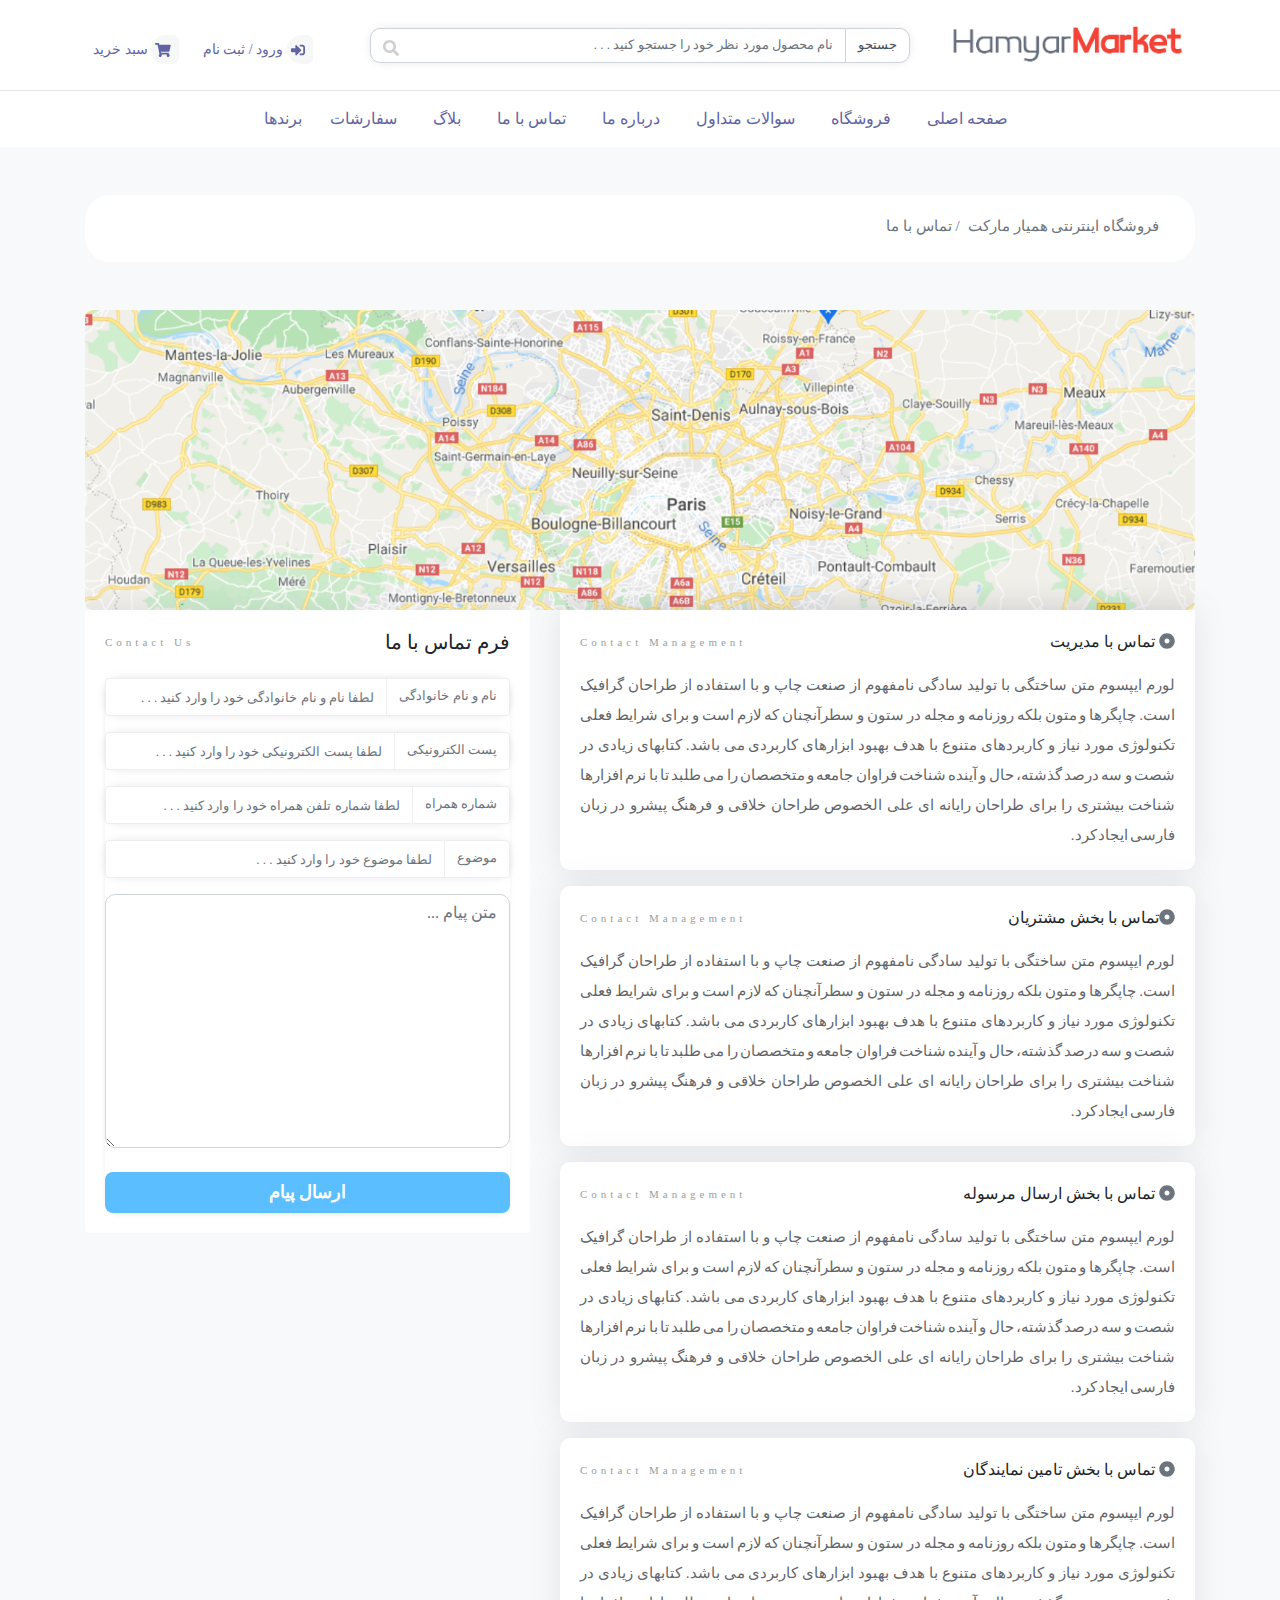
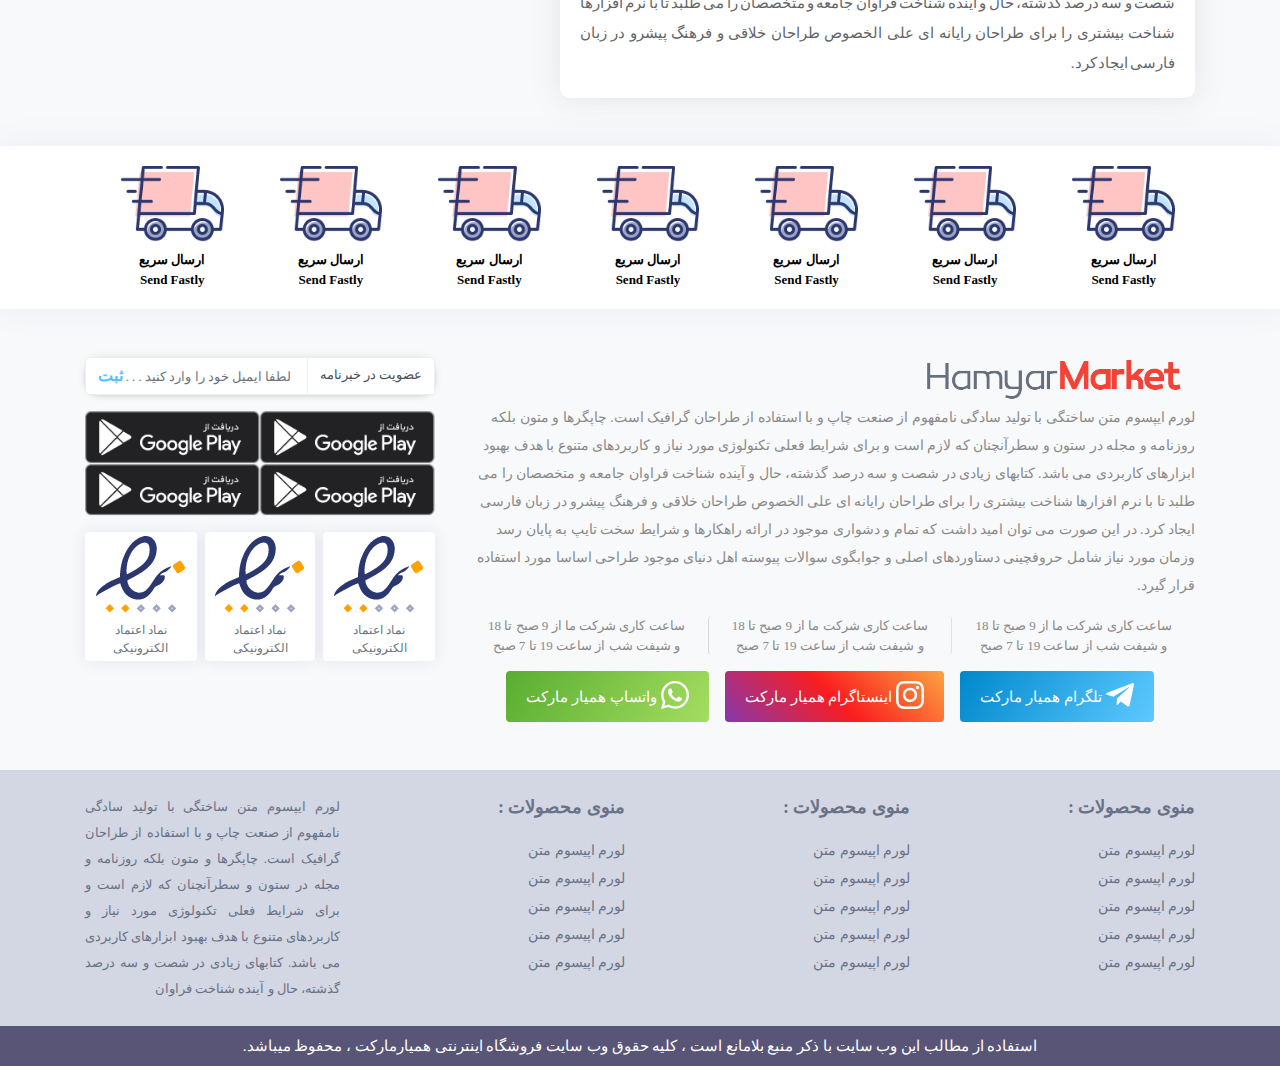
<file: code/Contact Us.html>
<!DOCTYPE html>
<html lang="en">
<head>
    <meta charset="UTF-8">
    <meta name="viewport" content="width=device-width, initial-scale=1.0">
    <meta http-equiv="X-UA-Compatible" content="ie=edge">
    <link rel="stylesheet" href="css/style.css" type="text/css">
    <link rel="stylesheet" href="css/bootstrap.min.css" type="text/css">
    <link rel="stylesheet" href="css/bootstrap-rtl.css" type="text/css">
    <link rel="stylesheet" href="css/hover-min.css" type="text/css">
    <link rel="stylesheet" href="css/all.min.css" type="text/css">
    <link rel="stylesheet" href="css/slick.css" type="text/css">
    <link rel="stylesheet" href="css/slick-theme.css" type="text/css">
    <title>Contact Us</title>
</head>
<body class="bg-light">
    <!-- Start Header -->

    <!-- Start Header Top -->
    <header>
        <div class="header-top bg-white py-4">
            <div class="container">
                <div class="row align-items-center">
                    <div class="col-12 col-lg-3 text-center text-lg-right">
                        <h3 class="mb-0">
                            <a href="#"> <img src="img/Group 1.png" class="img-fluid" alt="logo"> </a>
                        </h3>
                    </div>
                    <div class="col-12 col-lg-6">
                        <form class="search-box my-2 my-lg-0">
                            <div class="input-group">
                                <div class="input-group-prepend">
                                    <div class="input-group-text bg-transparent">
                                        <small> جستجو </small>
                                    </div>
                                </div>
                                <input type="text" class="form-control" placeholder="نام محصول مورد نظر خود را جستجو کنید . . . ">
                            </div>
                            <button class="btn position-absolute"> <i class="fas fa-search"></i> </button>
                        </form>
                    </div>
                    <div class="col-12 col-lg-3 d-flex justify-content-center justify-content-lg-end register mt-md-2">
                        <a href="#" class="ml-3 py-1 px-2"> <i class="fas fa-sign-in-alt align-middle ml-1"></i> ورود / ثبت نام </a>
                        <a href="#" class="py-1 px-2"> <i class="fas fa-shopping-cart align-middle ml-1"></i> سبد خرید </a>
                    </div>
                </div>
            </div>
        </div>
         <!-- End Header Top -->

        <!-- Start Menu -->
        <div class="header-bottom bg-white">
            <div class="container">
                <nav class="navbar navbar-expand-lg navbar-light">
                    <button class="navbar-toggler" data-toggle="collapse" data-target="#navbar-top">
                        <span class="navbar-toggler-icon"></span>
                    </button>
                    <div class="navbar-collapse collapse justify-content-center" id="navbar-top">
                        <ul class="navbar-nav text-center pr-0 navbar-top">
                            <li class="nav-item ml-1"> <a href="#" class="nav-link px-3"> صفحه اصلی </a> </li>
                            <li class="nav-item ml-1"> <a href="#" class="nav-link px-3"> فروشگاه </a> </li>
                            <li class="nav-item ml-1"> <a href="#" class="nav-link px-3"> سوالات متداول </a> </li>
                            <li class="nav-item ml-1"> <a href="#" class="nav-link px-3"> درباره ما </a> </li>
                            <li class="nav-item ml-1"> <a href="#" class="nav-link px-3"> تماس با ما </a> </li>
                            <li class="nav-item ml-1"> <a href="#" class="nav-link px-3"> بلاگ </a> </li>
                            <li class="nav-item ml-1"> <a href="#" class="nav-link px-3"> سفارشات </a> </li>
                            <li class="nav-item"> <a href="#" class="nav-link"> برندها </a> </li>
                        </ul>
                    </div>
                </nav>
            </div>
        </div>
    </header>
        <!-- End Menu -->

        <!-- End Header -->

        <!-- Start Main -->
        <main>
            <div class="container my-5">
                <div class="row">
                    <div class="col-12 mb-5">
                        <div class="card border-0" style="border-radius: 25px;">
                            <div class="card-body py-2 d-flex flex-column flex-lg-row justify-content-between align-items-center">
                                <div class="breadcrumb breadcrumb1 bg-transparent pb-0">
                                    <a href="index.html" class="breadcrumb-item"> فروشگاه اینترنتی همیار مارکت </a>
                                    <a href="#" class="breadcrumb-item"> تماس با ما </a>
                                </div>
                            </div>
                        </div>
                    </div>
                    <div class="col-12">
                        <img src="img/map.png" style="width: 100%;height: 300px;" alt="map">
                    </div>
                    
                    <div class="col-12 col-lg-7">
                        <div class="card border-0 contact-us contact-us-first">
                            <div class="card-body">
                                <div class="d-flex justify-content-between align-items-center mb-3">
                                    <p class="mb-0" style="font-weight: 500;"> <i class="fas fa-dot-circle text-muted"></i> تماس با مدیریت  </p>
                                    <small class="text-muted small-contact"> Contact Management </small>
                                </div>
                                <p class="mb-0 text-justify p-contactus">
                                    لورم ایپسوم متن ساختگی با تولید سادگی نامفهوم از صنعت چاپ و با استفاده از طراحان گرافیک 
                                    است. چاپگرها
                                     و متون بلکه روزنامه و مجله در ستون و سطرآنچنان که
                                      لازم است و برای شرایط فعلی تکنولوژی مورد نیاز 
                                     و کاربردهای متنوع با هدف بهبود ابزارهای کاربردی می باشد. کتابهای 
                                     زیادی در شصت و سه درصد گذشته، حال و آینده شناخت فراوان جامعه و
                                      متخصصان را می طلبد تا با نرم افزارها شناخت بیشتری را برای
                                      طراحان رایانه ای علی الخصوص طراحان خلاقی و فرهنگ 
                                     پیشرو در زبان فارسی ایجاد کرد.                                
                                    </p>
                            </div>
                        </div>
                        <div class="card border-0 contact-us mt-3">
                            <div class="card-body">
                                <div class="d-flex justify-content-between align-items-center mb-3">
                                    <p class="mb-0" style="font-weight: 500;"> <i class="fas fa-dot-circle text-muted"></i>تماس با بخش مشتریان </p>
                                    <small class="text-muted small-contact"> Contact Management </small>
                                </div>
                                <p class="mb-0 text-justify p-contactus">
                                    لورم ایپسوم متن ساختگی با تولید سادگی نامفهوم از صنعت چاپ و با استفاده از طراحان گرافیک 
                                    است. چاپگرها
                                     و متون بلکه روزنامه و مجله در ستون و سطرآنچنان که
                                      لازم است و برای شرایط فعلی تکنولوژی مورد نیاز 
                                     و کاربردهای متنوع با هدف بهبود ابزارهای کاربردی می باشد. کتابهای 
                                     زیادی در شصت و سه درصد گذشته، حال و آینده شناخت فراوان جامعه و
                                      متخصصان را می طلبد تا با نرم افزارها شناخت بیشتری را برای
                                      طراحان رایانه ای علی الخصوص طراحان خلاقی و فرهنگ 
                                     پیشرو در زبان فارسی ایجاد کرد.                                
                                    </p>
                            </div>
                        </div>
                        <div class="card border-0 contact-us mt-3">
                            <div class="card-body">
                                <div class="d-flex justify-content-between align-items-center mb-3">
                                    <p class="mb-0" style="font-weight: 500;"> <i class="fas fa-dot-circle text-muted"></i> تماس با بخش ارسال مرسوله  </p>
                                    <small class="text-muted small-contact"> Contact Management </small>
                                </div>
                                <p class="mb-0 text-justify p-contactus">
                                    لورم ایپسوم متن ساختگی با تولید سادگی نامفهوم از صنعت چاپ و با استفاده از طراحان گرافیک 
                                    است. چاپگرها
                                     و متون بلکه روزنامه و مجله در ستون و سطرآنچنان که
                                      لازم است و برای شرایط فعلی تکنولوژی مورد نیاز 
                                     و کاربردهای متنوع با هدف بهبود ابزارهای کاربردی می باشد. کتابهای 
                                     زیادی در شصت و سه درصد گذشته، حال و آینده شناخت فراوان جامعه و
                                      متخصصان را می طلبد تا با نرم افزارها شناخت بیشتری را برای
                                      طراحان رایانه ای علی الخصوص طراحان خلاقی و فرهنگ 
                                     پیشرو در زبان فارسی ایجاد کرد.                                
                                    </p>
                            </div>
                        </div>
                        <div class="card border-0 contact-us mt-3">
                            <div class="card-body">
                                <div class="d-flex justify-content-between align-items-center mb-3">
                                    <p class="mb-0" style="font-weight: 500;"> <i class="fas fa-dot-circle text-muted"></i> تماس با بخش تامین نمایندگان  </p>
                                    <small class="text-muted small-contact"> Contact Management </small>
                                </div>
                                <p class="mb-0 text-justify p-contactus">
                                    لورم ایپسوم متن ساختگی با تولید سادگی نامفهوم از صنعت چاپ و با استفاده از طراحان گرافیک 
                                    است. چاپگرها
                                     و متون بلکه روزنامه و مجله در ستون و سطرآنچنان که
                                      لازم است و برای شرایط فعلی تکنولوژی مورد نیاز 
                                     و کاربردهای متنوع با هدف بهبود ابزارهای کاربردی می باشد. کتابهای 
                                     زیادی در شصت و سه درصد گذشته، حال و آینده شناخت فراوان جامعه و
                                      متخصصان را می طلبد تا با نرم افزارها شناخت بیشتری را برای
                                      طراحان رایانه ای علی الخصوص طراحان خلاقی و فرهنگ 
                                     پیشرو در زبان فارسی ایجاد کرد.                                
                                    </p>
                            </div>
                        </div>
                    </div>
                    <div class="col-12 col-lg-5">
                        <div class="card border-0 contact-us2 mt-3 mt-lg-0">
                            <div class="card-body">
                                <div class="d-flex justify-content-between align-items-center mb-4">
                                    <h5 class="mb-0"> فرم تماس با ما </h5>
                                    <small class="text-muted small-contact""> Contact Us </small>
                                </div>
                                <form class="link-dl shadow-sm mt-3 mt-lg-0">
                                    <div class="input-group mb-3">
                                        <div class="input-group-prepend">
                                            <div class="input-group-text bg-white">
                                                <small class="text-muted"> نام و نام خانوادگی </small>
                                            </div>
                                        </div>
                                        <input type="text" class="form-control" placeholder="لطفا نام و نام خانوادگی خود را وارد کنید . . . ">
                                    </div>
                                    <div class="input-group mb-3">
                                        <div class="input-group-prepend">
                                            <div class="input-group-text bg-white">
                                                <small class="text-muted">پست الکترونیکی </small>
                                            </div>
                                        </div>
                                        <input type="text" class="form-control" placeholder="لطفا پست الکترونیکی خود را وارد کنید . . . ">
                                    </div>
                                    <div class="input-group mb-3">
                                        <div class="input-group-prepend">
                                            <div class="input-group-text bg-white">
                                                <small class="text-muted"> شماره همراه </small>
                                            </div>
                                        </div>
                                        <input type="text" class="form-control" placeholder="لطفا شماره تلفن همراه خود را وارد کنید . . . ">
                                    </div>
                                    <div class="input-group mb-3">
                                        <div class="input-group-prepend">
                                            <div class="input-group-text bg-white">
                                                <small class="text-muted"> موضوع </small>
                                            </div>
                                        </div>
                                        <input type="text" class="form-control" placeholder="لطفا موضوع خود را وارد کنید . . . ">
                                    </div>
                                    <div class="form-group">
                                        <textarea name="textarea" id="subject" class="form-control" cols="30" rows="10" placeholder="متن پیام ..."></textarea>
                                    </div>
                                    <button class="btn mt-4 btn-block"> ارسال پیام </button>
                                </form>
                            </div>
                        </div>
                    </div>
                </div>
            </div>
        </main>
            <div class="bg-white delivery">
                <div class="container">
                    <div class="row">
                        <div class="col-12 d-flex flex-column align-items-center flex-lg-row">
                            <a href="#" class="flex-grow-1">
                                <div class="card border-0 ml-lg-3">
                                    <div class="card-body">
                                        <img src="img/delivery-truck.png" class="img-fluid d-block mx-auto" alt="send_delivery">
                                        <strong class="d-block text-center mt-2"> ارسال سریع </strong>
                                        <strong class="d-block text-center"> Send Fastly </strong>
                                    </div>
                                </div>
                            </a>
                            <a href="#" class="flex-grow-1">
                                <div class="card border-0 ml-lg-3">
                                    <div class="card-body">
                                        <img src="img/delivery-truck.png" class="img-fluid d-block mx-auto" alt="send_delivery">
                                        <strong class="d-block text-center mt-2"> ارسال سریع </strong>
                                        <strong class="d-block text-center"> Send Fastly </strong>
                                    </div>
                                </div>
                            </a>
                            <a href="#" class="flex-grow-1">
                                <div class="card border-0 ml-lg-3">
                                    <div class="card-body">
                                        <img src="img/delivery-truck.png" class="img-fluid d-block mx-auto" alt="send_delivery">
                                        <strong class="d-block text-center mt-2"> ارسال سریع </strong>
                                        <strong class="d-block text-center"> Send Fastly </strong>
                                    </div>
                                </div>
                            </a>
                            <a href="#" class="flex-grow-1">
                                <div class="card border-0 ml-lg-3">
                                    <div class="card-body">
                                        <img src="img/delivery-truck.png" class="img-fluid d-block mx-auto" alt="send_delivery">
                                        <strong class="d-block text-center mt-2"> ارسال سریع </strong>
                                        <strong class="d-block text-center"> Send Fastly </strong>
                                    </div>
                                </div>
                            </a>
                            <a href="#" class="flex-grow-1">
                                <div class="card border-0 ml-lg-3">
                                    <div class="card-body">
                                        <img src="img/delivery-truck.png" class="img-fluid d-block mx-auto" alt="send_delivery">
                                        <strong class="d-block text-center mt-2"> ارسال سریع </strong>
                                        <strong class="d-block text-center"> Send Fastly </strong>
                                    </div>
                                </div>
                            </a>
                            <a href="#" class="flex-grow-1">
                                <div class="card border-0 ml-lg-3">
                                    <div class="card-body">
                                        <img src="img/delivery-truck.png" class="img-fluid d-block mx-auto" alt="send_delivery">
                                        <strong class="d-block text-center mt-2"> ارسال سریع </strong>
                                        <strong class="d-block text-center"> Send Fastly </strong>
                                    </div>
                                </div>
                            </a>
                            <a href="#" class="flex-grow-1">
                                <div class="card border-0 ml-lg-3">
                                    <div class="card-body">
                                        <img src="img/delivery-truck.png" class="img-fluid d-block mx-auto" alt="send_delivery">
                                        <strong class="d-block text-center mt-2"> ارسال سریع </strong>
                                        <strong class="d-block text-center"> Send Fastly </strong>
                                    </div>
                                </div>
                            </a>
                        </div>
                    </div>
                </div>
            </div>
            <div class="container mt-5">
                <div class="row">
                    <div class="col-12 col-lg-8 contacting">
                        <img src="img/Group 1.png" class="img-fluid d-block" alt="hamyarmarket">
                        <p>
                            لورم ایپسوم متن ساختگی با تولید سادگی نامفهوم از صنعت چاپ و با استفاده از طراحان گرافیک است.
                             چاپگرها و متون بلکه روزنامه و مجله در ستون و سطرآنچنان که لازم است و برای شرایط 
                             فعلی تکنولوژی مورد نیاز و کاربردهای متنوع 
                             با هدف بهبود ابزارهای کاربردی می باشد. کتابهای زیادی در شصت و سه درصد گذشته، حال و آینده شناخت فراوان جامعه 
                             و متخصصان را می طلبد تا با نرم افزارها شناخت بیشتری را برای طراحان رایانه ای علی الخصوص طراحان خلاقی 
                             و فرهنگ پیشرو در زبان فارسی ایجاد کرد. در این صورت می توان امید داشت که تمام و دشواری موجود در ارائه راهکارها 
                             و شرایط سخت تایپ به پایان رسد 
                             وزمان مورد نیاز شامل حروفچینی دستاوردهای اصلی و جوابگوی سوالات پیوسته اهل 
                             دنیای موجود طراحی اساسا مورد استفاده قرار گیرد.
                         </p>
                         <div class="d-flex flex-column flex-lg-row">
                            <div class="card border-0 bg-transparent flex-grow-1">
                                <small class="text-muted d-block"> ساعت کاری شرکت ما از 9 صبح تا 18 </small>
                                <small class="text-muted d-block"> و شیفت شب از ساعت 19 تا 7 صبح  </small>
                            </div>
                            <div class="card bg-transparent flex-grow-1 border-right border-bottom-0 my-3 my-lg-0 border-top-0">
                                <small class="text-muted d-block"> ساعت کاری شرکت ما از 9 صبح تا 18 </small>
                                <small class="text-muted d-block"> و شیفت شب از ساعت 19 تا 7 صبح  </small>
                            </div>
                            <div class="card border-0 bg-transparent flex-grow-1">
                                <small class="text-muted d-block"> ساعت کاری شرکت ما از 9 صبح تا 18 </small>
                                <small class="text-muted d-block"> و شیفت شب از ساعت 19 تا 7 صبح  </small>
                            </div>
                         </div>
                         <div class="d-flex flex-column flex-lg-row align-items-center justify-content-center mt-3">
                            <a href="#" class="text-white">
                                <div class="card border-0 massengers1">
                                    <div class="card-body d-flex align-items-center py-2">
                                        <span class="text-white"><i class="fab fa-telegram-plane fa-2x"></i> </span>
                                        <p class="mb-0 mr-1 text-white" style="font-size: 15px;"> تلگرام همیار مارکت </p>
                                    </div>
                                </div>
                            </a>
                            <a href="#" class="text-white">
                                <div class="card border-0 massengers2 mx-lg-3 my-3 my-lg-0">
                                    <div class="card-body d-flex align-items-center py-2">
                                        <span class="text-white"><i class="fab fa-instagram fa-2x"></i> </span>
                                        <p class="mb-0 mr-1 text-white" style="font-size: 15px;"> اینستاگرام همیار مارکت </p>
                                    </div>
                                </div>
                            </a>
                            <a href="#" class="text-white">
                                <div class="card border-0 massengers3">
                                    <div class="card-body d-flex align-items-center py-2">
                                        <span class="text-white"><i class="fab fa-whatsapp fa-2x"></i> </span>
                                        <p class="mb-0 mr-1 text-white" style="font-size: 15px;"> واتساپ همیار مارکت </p>
                                    </div>
                                </div>
                            </a>
                      </div>
                    </div>
                    <div class="col-12 col-lg-4">
                        <form class="link-dl shadow-sm mt-3 mt-lg-0">
                            <div class="input-group">
                                <div class="input-group-prepend">
                                    <div class="input-group-text bg-white">
                                        <small> عضویت در خبرنامه </small>
                                    </div>
                                </div>
                                <input type="text" class="form-control" placeholder=" لطفا ایمیل خود را وارد کنید . . . ">
                            </div>
                            <button class="btn position-absolute"> ثبت </button>
                        </form>
                        <div class="d-flex my-3">
                            <div>
                                <img src="img/_2973266085536.png" class="img-fluid" alt="googleplay">
                                <img src="img/_2973266085536.png" class="img-fluid" alt="googleplay">
                            </div>
                            <div>
                                <img src="img/_2973266085536.png" class="img-fluid" alt="googleplay">
                                <img src="img/_2973266085536.png" class="img-fluid" alt="googleplay">
                            </div>
                        </div>
                        <div class="d-flex flex-column flex-lg-row justify-content-center">
                            <a href="#" class="flex-grow-1">
                                <div class="card border-0 enamad">
                                    <div class="card-body p-1">
                                        <img src="img/Group 706.png" class="img-fluid d-block mx-auto" alt="logoenamad">
                                        <small class="text-center text-muted mt-2 d-block"> نماد اعتماد الکترونیکی </small>  
                                    </div>
                                </div>
                            </a>
                            <a href="#" class="flex-grow-1">
                                <div class="card border-0 enamad my-3 mx-lg-2 my-lg-0">
                                    <div class="card-body p-1">
                                        <img src="img/Group 706.png" class="img-fluid d-block mx-auto" alt="logoenamad">
                                        <small class="text-center text-muted mt-2 d-block"> نماد اعتماد الکترونیکی </small class="text-center text-muted mt-2 d-block">  
                                    </div>
                                </div>
                            </a>
                            <a href="#" class="flex-grow-1">
                                <div class="card border-0 enamad">
                                    <div class="card-body p-1">
                                        <img src="img/Group 706.png" class="img-fluid d-block mx-auto" alt="logoenamad">
                                        <small class="text-center text-muted mt-2 d-block"> نماد اعتماد الکترونیکی </small class="text-center text-muted mt-2 d-block">  
                                    </div>
                                </div>
                            </a>
                        </div>
                    </div>
                </div>
            </div>
        </main>
        <!-- End Main -->

        <!-- Start Footer -->
        <footer class="mt-5">
            <div class="footer-top text-center text-lg-right py-4">
                <div class="container">
                    <div class="row">
                        <div class="col-12 col-lg-3">
                            <p> منوی محصولات : </p>
                            <a href="#" class="d-block"> لورم اپیسوم متن   </a>
                            <a href="#" class="d-block"> لورم اپیسوم متن   </a>
                            <a href="#" class="d-block"> لورم اپیسوم متن   </a>
                            <a href="#" class="d-block"> لورم اپیسوم متن   </a>
                            <a href="#" class="d-block"> لورم اپیسوم متن   </a>
                        </div>
                        <div class="col-12 col-lg-3">
                            <p> منوی محصولات : </p>
                            <a href="#" class="d-block"> لورم اپیسوم متن   </a>
                            <a href="#" class="d-block"> لورم اپیسوم متن   </a>
                            <a href="#" class="d-block"> لورم اپیسوم متن   </a>
                            <a href="#" class="d-block"> لورم اپیسوم متن   </a>
                            <a href="#" class="d-block"> لورم اپیسوم متن   </a>
                        </div>
                        <div class="col-12 col-lg-3">
                            <p> منوی محصولات : </p>
                            <a href="#" class="d-block"> لورم اپیسوم متن   </a>
                            <a href="#" class="d-block"> لورم اپیسوم متن   </a>
                            <a href="#" class="d-block"> لورم اپیسوم متن   </a>
                            <a href="#" class="d-block"> لورم اپیسوم متن   </a>
                            <a href="#" class="d-block"> لورم اپیسوم متن   </a>
                        </div>
                        <div class="col-12 col-lg-3">
                            <p class="mb-0 text-justify p-akhari">
                                لورم ایپسوم متن ساختگی با تولید سادگی نامفهوم از صنعت چاپ و با 
                                استفاده از طراحان گرافیک است. چاپگرها و متون بلکه روزنامه و مجله
                                 در ستون و سطرآنچنان که لازم است و برای شرایط فعلی تکنولوژی مورد
                                 نیاز و کاربردهای متنوع با هدف بهبود ابزارهای کاربردی می باشد. 
                                کتابهای زیادی در شصت و سه درصد گذشته، حال و آینده شناخت فراوان
                            </p>
                        </div>
                    </div>
                </div>
            </div>
            <div class="footer-bottom text-center py-2">
                <small>
                    استفاده از مطالب این وب سایت با ذکر منبع بلامانع است ، 
                    کلیه حقوق وب سایت فروشگاه اینترنتی همیارمارکت ، محفوظ میباشد. 
                </small>
            </div>
        </footer>

        <!-- End Footer -->

    
</body>
<script src="js/jquery-3.4.1.min.js"></script>
<script src="js/popper.min.js"></script>
<script src="js/bootstrap.min.js"></script>
<script src="js/slick.min.js"></script>
<script src="js/all.min.js"></script>
<script src="js/main.js"></script>
</html>
</file>
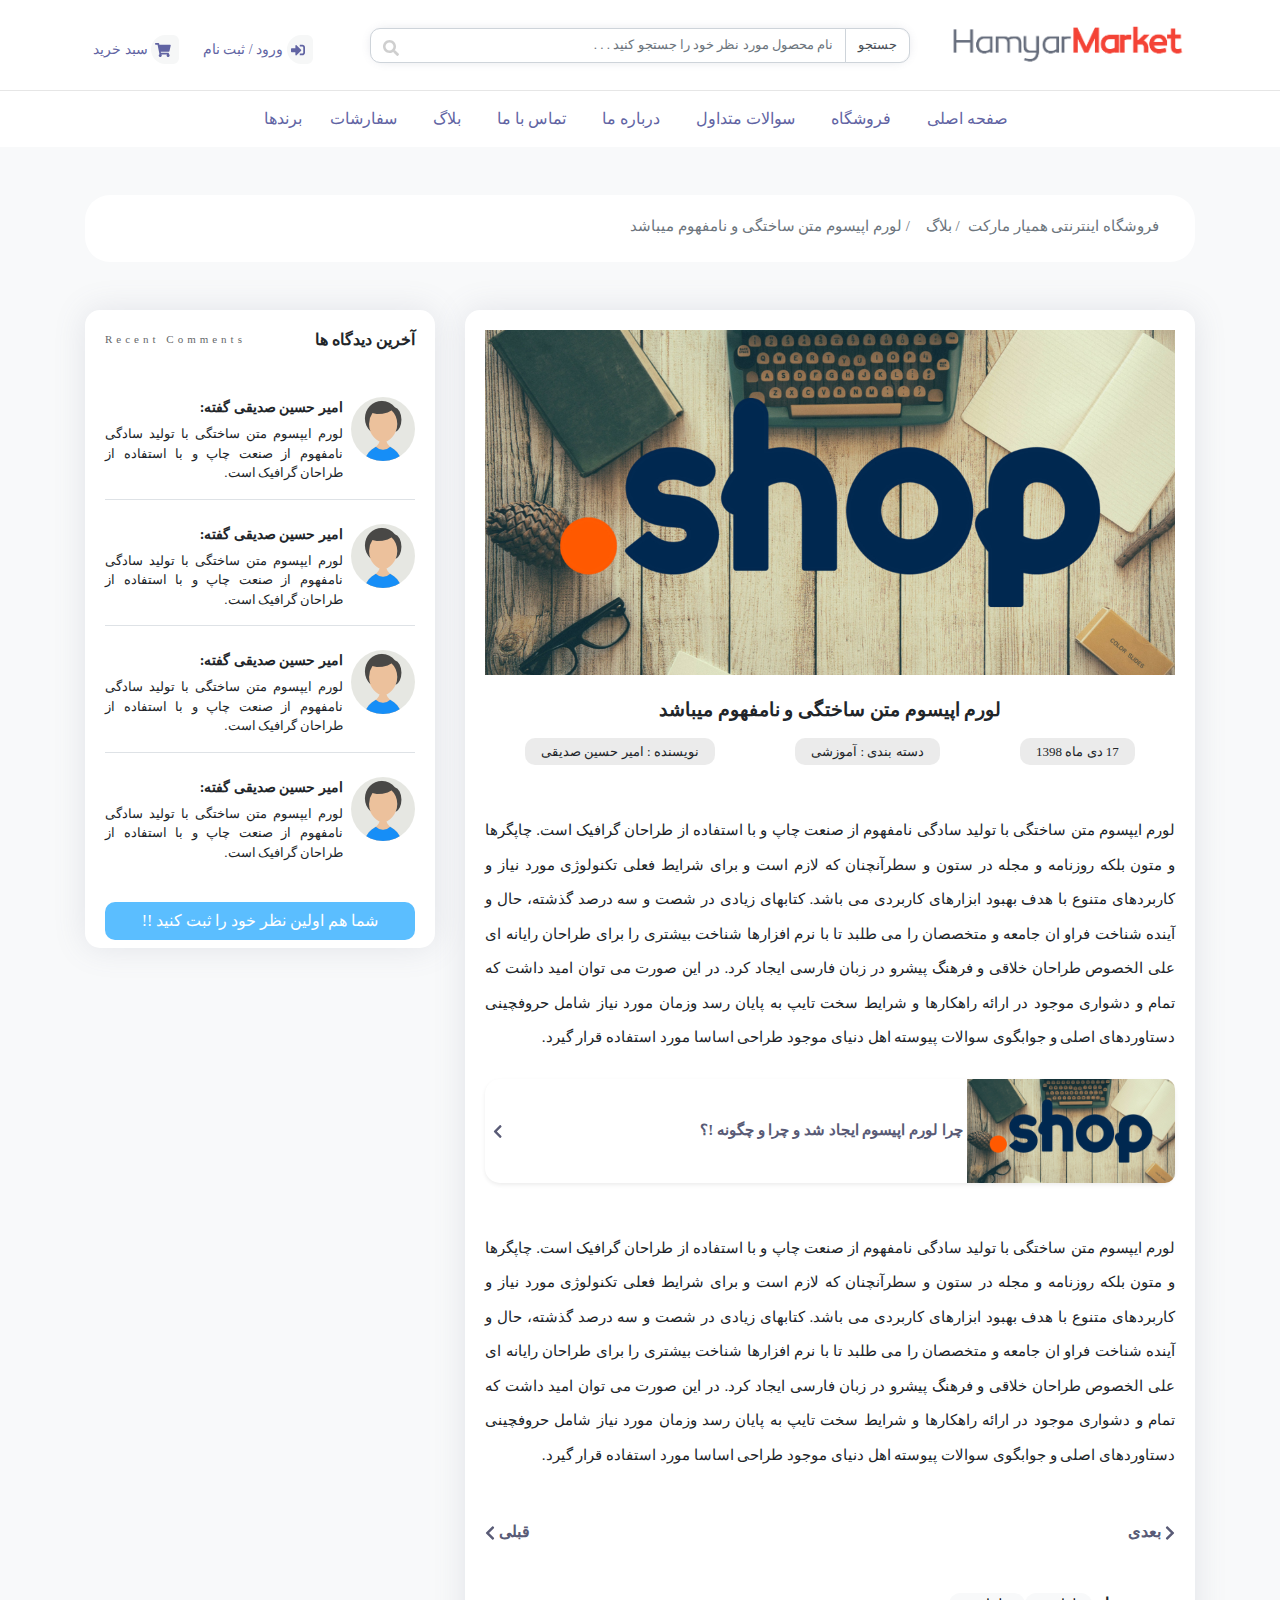
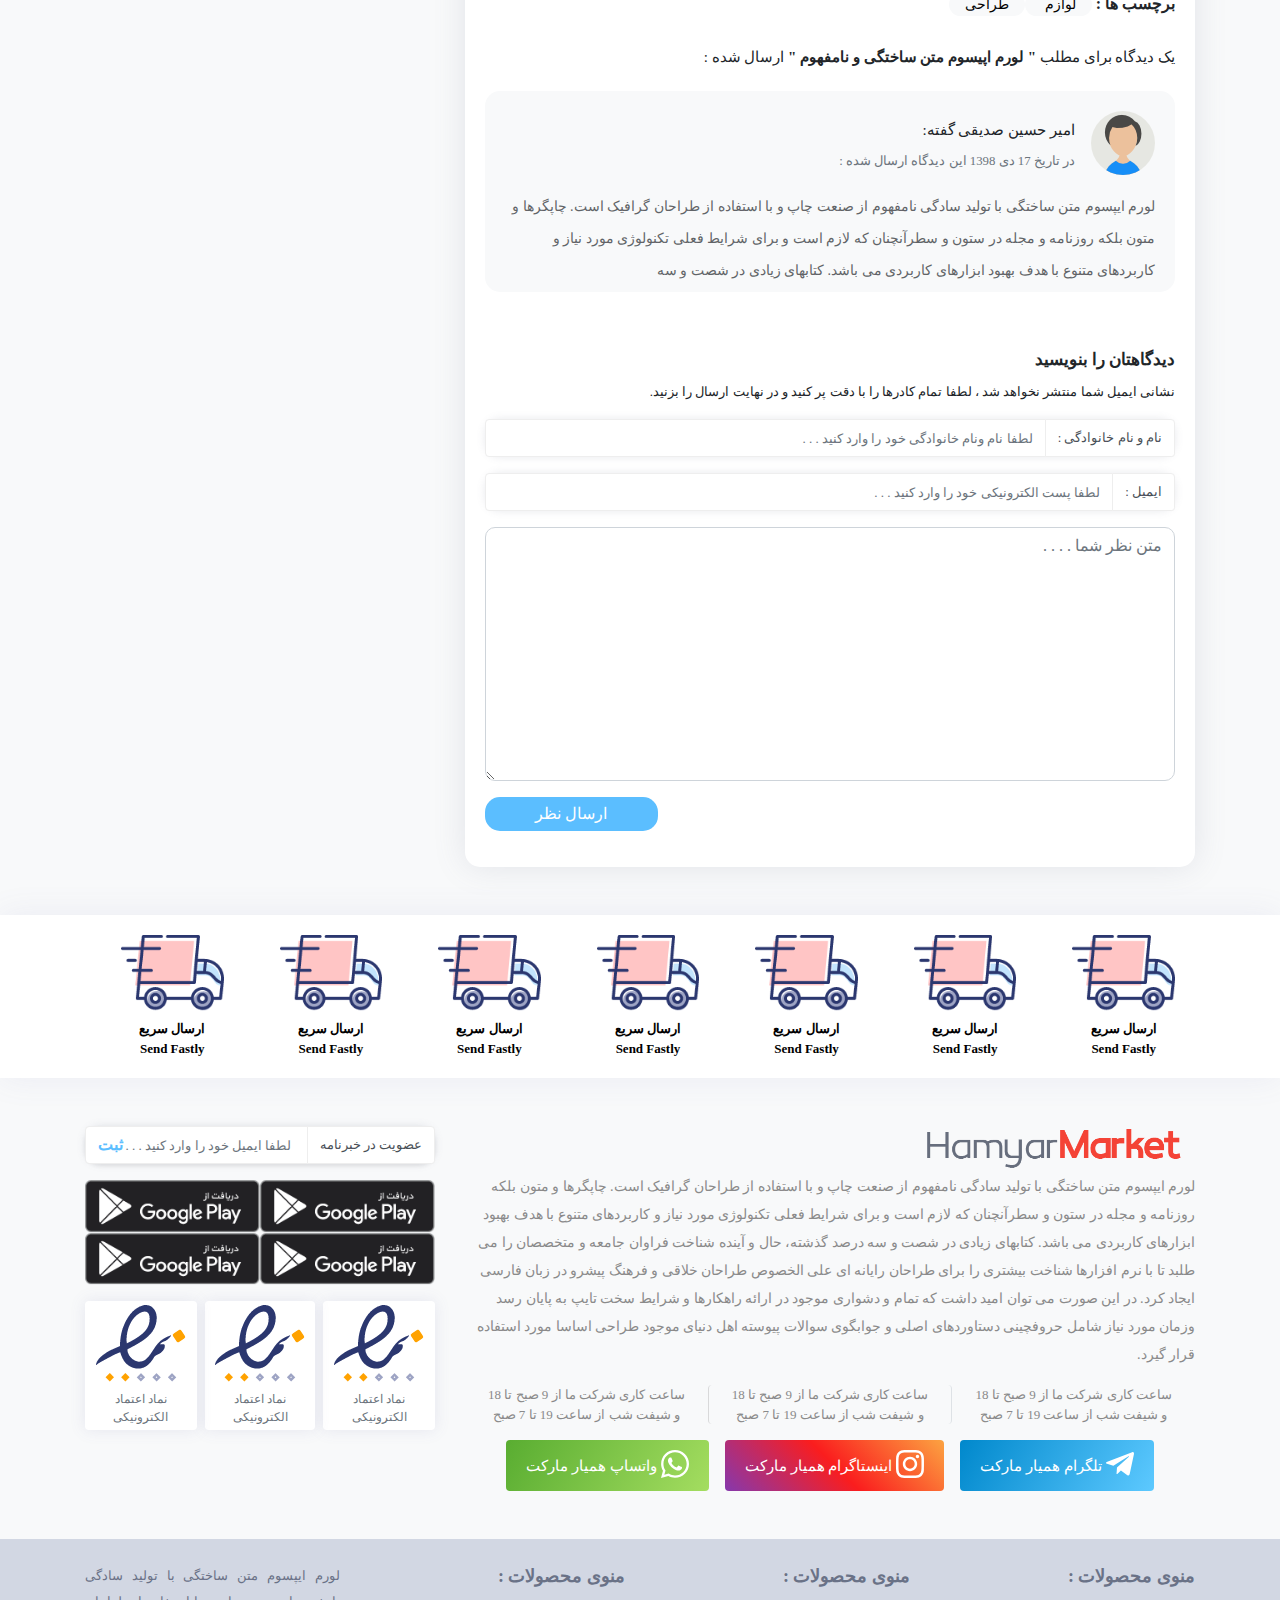
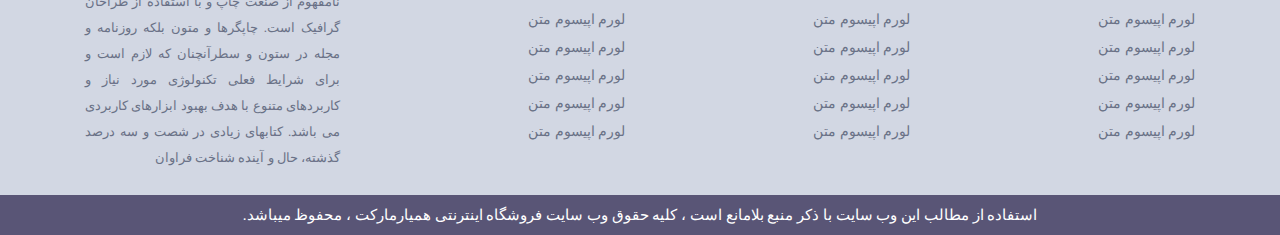
<file: code/Inside Blog.html>
<!DOCTYPE html>
<html lang="en">
<head>
    <meta charset="UTF-8">
    <meta name="viewport" content="width=device-width, initial-scale=1.0">
    <meta http-equiv="X-UA-Compatible" content="ie=edge">
    <link rel="stylesheet" href="css/style.css" type="text/css">
    <link rel="stylesheet" href="css/bootstrap.min.css" type="text/css">
    <link rel="stylesheet" href="css/bootstrap-rtl.css" type="text/css">
    <link rel="stylesheet" href="css/hover-min.css" type="text/css">
    <link rel="stylesheet" href="css/all.min.css" type="text/css">
    <link rel="stylesheet" href="css/slick.css" type="text/css">
    <link rel="stylesheet" href="css/slick-theme.css" type="text/css">
    <title>Inside Blog</title>
</head>
<body class="bg-light">
    <!-- Start Header -->

    <!-- Start Header Top -->
    <header>
        <div class="header-top bg-white py-4">
            <div class="container">
                <div class="row align-items-center">
                    <div class="col-12 col-lg-3 text-center text-lg-right">
                        <h3 class="mb-0">
                            <a href="#"> <img src="img/Group 1.png" class="img-fluid" alt="logo"> </a>
                        </h3>
                    </div>
                    <div class="col-12 col-lg-6">
                        <form class="search-box my-2 my-lg-0">
                            <div class="input-group">
                                <div class="input-group-prepend">
                                    <div class="input-group-text bg-transparent">
                                        <small> جستجو </small>
                                    </div>
                                </div>
                                <input type="text" class="form-control" placeholder="نام محصول مورد نظر خود را جستجو کنید . . . ">
                            </div>
                            <button class="btn position-absolute"> <i class="fas fa-search"></i> </button>
                        </form>
                    </div>
                    <div class="col-12 col-lg-3 d-flex justify-content-center justify-content-lg-end register mt-md-2">
                        <a href="#" class="ml-3 py-1 px-2"> <i class="fas fa-sign-in-alt align-middle ml-1"></i> ورود / ثبت نام </a>
                        <a href="#" class="py-1 px-2"> <i class="fas fa-shopping-cart align-middle ml-1"></i> سبد خرید </a>
                    </div>
                </div>
            </div>
        </div>
         <!-- End Header Top -->

        <!-- Start Menu -->
        <div class="header-bottom bg-white">
            <div class="container">
                <nav class="navbar navbar-expand-lg navbar-light">
                    <button class="navbar-toggler" data-toggle="collapse" data-target="#navbar-top">
                        <span class="navbar-toggler-icon"></span>
                    </button>
                    <div class="navbar-collapse collapse justify-content-center" id="navbar-top">
                        <ul class="navbar-nav text-center pr-0 navbar-top">
                            <li class="nav-item ml-1"> <a href="#" class="nav-link px-3"> صفحه اصلی </a> </li>
                            <li class="nav-item ml-1"> <a href="#" class="nav-link px-3"> فروشگاه </a> </li>
                            <li class="nav-item ml-1"> <a href="#" class="nav-link px-3"> سوالات متداول </a> </li>
                            <li class="nav-item ml-1"> <a href="#" class="nav-link px-3"> درباره ما </a> </li>
                            <li class="nav-item ml-1"> <a href="#" class="nav-link px-3"> تماس با ما </a> </li>
                            <li class="nav-item ml-1"> <a href="#" class="nav-link px-3"> بلاگ </a> </li>
                            <li class="nav-item ml-1"> <a href="#" class="nav-link px-3"> سفارشات </a> </li>
                            <li class="nav-item"> <a href="#" class="nav-link"> برندها </a> </li>
                        </ul>
                    </div>
                </nav>
            </div>
        </div>
    </header>
        <!-- End Menu -->

        <!-- End Header -->

        <!-- Start Main -->
        <main>
            <div class="container my-5">
                <div class="row">
                    <div class="col-12 mb-5">
                        <div class="card border-0" style="border-radius: 25px;">
                            <div class="card-body py-2 d-flex flex-column flex-lg-row justify-content-between align-items-center">
                                <div class="breadcrumb breadcrumb1 bg-transparent pb-0">
                                    <a href="index.html" class="breadcrumb-item"> فروشگاه اینترنتی همیار مارکت </a>
                                    <a href="Archive Blog.html" class="breadcrumb-item"> بلاگ </a>
                                    <a href="#" class="breadcrumb-item"> لورم اپیسوم متن ساختگی و نامفهوم میباشد </a>
                                </div>
                            </div>
                        </div>
                    </div>
                    <div class="col-12 col-lg-8">
                        <div class="card border-0 content-blog">
                            <div class="card-body">
                                <img src="img/dotSHOP-Banner.png" alt="content-img-blog" class="img-fluid">
                                <h5 class="d-block text-center mt-4 mb-2"> لورم اپیسوم متن ساختگی و نامفهوم میباشد  </h5>
                                <div class="d-flex justify-content-around align-items-center mt-3 flex-warp blog-info">
                                    <small class="px-3 py-1"> 17 دی ماه 1398 </small>
                                    <small class="px-3 py-1"> دسته بندی : آموزشی </small>
                                    <small class="px-3 py-1"> نویسنده : امیر حسین صدیقی</small>
                                </div>
                                <p class="text-justify mt-5">
                                    لورم ایپسوم متن ساختگی با تولید سادگی نامفهوم از صنعت چاپ و با استفاده
                                     از طراحان گرافیک است. چاپگرها
                                     و متون بلکه روزنامه و مجله در ستون و سطرآنچنان که لازم است و برای شرایط فعلی
                                     تکنولوژی مورد نیاز و کاربردهای متنوع با هدف بهبود ابزارهای کاربردی می
                                     باشد. کتابهای زیادی در شصت و سه درصد گذشته، حال و آینده شناخت فراو
                                     ان جامعه و متخصصان را می طلبد تا با نرم افزارها شناخت بیشتری را
                                      برای طراحان رایانه ای علی الخصوص طراحان خلاقی و فرهنگ پیشرو در
                                      زبان فارسی ایجاد کرد. در این صورت می توان امید داشت که تمام و
                                      دشواری موجود در ارائه راهکارها و شرایط سخت تایپ به پایان رسد
                                     وزمان مورد نیاز شامل حروفچینی دستاوردهای اصلی و جوابگوی سوالات
                                      پیوسته اهل دنیای موجود طراحی اساسا مورد استفاده قرار گیرد.
                                </p>
                                <div class="card border-0 shadow-sm my-4 ads">
                                    <div class="card-body p-0 d-flex justify-content-between align-items-center">
                                        <div>
                                            <img src="img/dotSHOP-Banner.png" style="width: 13em;" class="img-fluid" alt="ads-img">
                                            <a href="#"> چرا لورم اپیسوم ایجاد شد و چرا و چگونه !؟ </a>
                                        </div>
                                        <a href="#" class="pl-2"> <i class="fas fa-chevron-left align-middle"></i> </a>
                                    </div>
                                </div>
                                <p class="text-justify mt-5">
                                    لورم ایپسوم متن ساختگی با تولید سادگی نامفهوم از صنعت چاپ و با استفاده
                                     از طراحان گرافیک است. چاپگرها
                                     و متون بلکه روزنامه و مجله در ستون و سطرآنچنان که لازم است و برای شرایط فعلی
                                     تکنولوژی مورد نیاز و کاربردهای متنوع با هدف بهبود ابزارهای کاربردی می
                                     باشد. کتابهای زیادی در شصت و سه درصد گذشته، حال و آینده شناخت فراو
                                     ان جامعه و متخصصان را می طلبد تا با نرم افزارها شناخت بیشتری را
                                      برای طراحان رایانه ای علی الخصوص طراحان خلاقی و فرهنگ پیشرو در
                                      زبان فارسی ایجاد کرد. در این صورت می توان امید داشت که تمام و
                                      دشواری موجود در ارائه راهکارها و شرایط سخت تایپ به پایان رسد
                                     وزمان مورد نیاز شامل حروفچینی دستاوردهای اصلی و جوابگوی سوالات
                                      پیوسته اهل دنیای موجود طراحی اساسا مورد استفاده قرار گیرد.
                                </p>
                                <div class="d-flex justify-content-between align-items-center my-5 arrows">
                                    <a href="#"> <i class="fas fa-chevron-right align-middle ml-1"></i>بعدی </a>
                                    <a href="#"> قبلی<i class="fas fa-chevron-left align-middle mr-1"></i> </a>
                                </div>
                                <div class="d-felx justify-content-between align-items-center mb-4">
                                    <strong class="d-block"> برچسب ها :
                                        <a href="#" class="px-3 py-1 rounded-pill bg-light"> لوازم </a>
                                        <a href="#" class="px-3 py-1 rounded-pill bg-light"> طراحی </a>
                                    </strong>
                                </div>
                                <div class="viwe">
                                    <p> یک دیدگاه برای مطلب
                                        <strong> " لورم اپیسوم متن ساختگی و نامفهوم " </strong>
                                        ارسال شده :
                                    </p>
                                    <div class="card border-0 bg-light">
                                        <div class="card-body">
                                            <div class="d-flex align-items-center">
                                                <img src="img/man (4).png" class="img-fluid ml-3" alt="img-users">
                                                <div>
                                                    <p class="mb-0"> امیر حسین صدیقی گفته:</p>
                                                    <small class="text-muted">  در تاریخ 17 دی 1398 این دیدگاه ارسال شده :</small>
                                                </div>
                                            </div>
                                            <p class="mt-3" style="font-size: 14px;opacity: 0.7;margin-bottom: -15px;">
                                                لورم ایپسوم متن ساختگی
                                                با تولید سادگی نامفهوم از صنعت چاپ و با استفاده
                                                 از طراحان گرافیک است. چاپگرها و متون بلکه روزنامه و مجله در ستون
                                                  و سطرآنچنان که لازم است و برای شرایط فعلی تکنولوژی مورد نیاز و کاربردهای متنوع
                                                  با هدف بهبود ابزارهای کاربردی می باشد. کتابهای زیادی در شصت و سه
                                            </p>
                                        </div>
                                    </div>
                                </div>
                                <div class="form-comment mt-5">
                                    <p class="mb-0"><strong> دیدگاهتان را بنویسید  </strong></p>
                                    <small>
                                     نشانی ایمیل شما منتشر نخواهد شد ، لطفا تمام کادرها را با دقت پر کنید و در نهایت ارسال را بزنید.
                                    </small>
                                    <form action="" class="link-dl shadow-none mt-3">
                                        <div class="input-group">
                                            <div class="input-group-prepend">
                                                <div class="input-group-text bg-white">
                                                    <small> نام و نام خانوادگی : </small>
                                                </div>
                                            </div>
                                            <input type="text" class="form-control" placeholder="لطفا نام ونام خانوادگی خود را وارد کنید . . . ">
                                        </div>
                                        <div class="input-group my-3">
                                            <div class="input-group-prepend">
                                                <div class="input-group-text bg-white">
                                                    <small> ایمیل :</small>
                                                </div>
                                            </div>
                                            <input type="text" class="form-control" placeholder="لطفا پست الکترونیکی خود را وارد کنید . . . ">
                                        </div>
                                        <div class="form-group">
                                            <textarea name="" id="" cols="30" rows="10" class="form-control" placeholder="متن نظر شما . . . . "></textarea>
                                        </div>
                                        <div class="form-group text-left">
                                            <button class="btn px-3 py-1"> ارسال نظر </button>
                                        </div>
                                    </form>
                                </div>
                            </div>
                        </div>
                    </div>
                    <div class="col-12 col-lg-4">
                        <div class="card border-0 mt-3 mt-lg-0 recent-comments">
                            <div class="card-body pb-2">
                                <div class="d-flex justify-content-between align-items-center">
                                    <h6 class="mb-0"> آخرین دیدگاه ها </h6>
                                    <small style="letter-spacing: 4px;font-size: 11px;opacity: 0.7;font-weight: 400;"> Recent Comments </small>
                                </div>
                                <div class="d-flex mt-5 align-items-center border-bottom">
                                    <img src="img/man (4).png" alt="img-comment-user" class="img-fluid ml-2 align-self-start">
                                    <div>
                                    <p> <strong> امیر حسین صدیقی گفته:</strong> </p>
                                    <p>
                                        لورم ایپسوم متن ساختگی با تولید سادگی نامفهوم
                                         از صنعت چاپ و با استفاده از طراحان گرافیک
                                        است.
                                    </p>
                                </div>
                                </div>
                                <div class="d-flex mt-4 align-items-center border-bottom">
                                    <img src="img/man (4).png" alt="img-comment-user" class="img-fluid ml-2 align-self-start">
                                    <div>
                                    <p> <strong> امیر حسین صدیقی گفته:</strong> </p>
                                    <p>
                                        لورم ایپسوم متن ساختگی با تولید سادگی نامفهوم
                                         از صنعت چاپ و با استفاده از طراحان گرافیک
                                        است.
                                    </p>
                                </div>
                                </div>
                                <div class="d-flex mt-4 align-items-center border-bottom">
                                    <img src="img/man (4).png" alt="img-comment-user" class="img-fluid ml-2 align-self-start">
                                    <div>
                                    <p> <strong> امیر حسین صدیقی گفته:</strong> </p>
                                    <p>
                                        لورم ایپسوم متن ساختگی با تولید سادگی نامفهوم
                                         از صنعت چاپ و با استفاده از طراحان گرافیک
                                        است.
                                    </p>
                                </div>
                                </div>
                                <div class="d-flex mt-4 align-items-center">
                                    <img src="img/man (4).png" alt="img-comment-user" class="img-fluid ml-2 align-self-start">
                                    <div>
                                    <p> <strong> امیر حسین صدیقی گفته: </strong> </p>
                                    <p>
                                        لورم ایپسوم متن ساختگی با تولید سادگی نامفهوم
                                         از صنعت چاپ و با استفاده از طراحان گرافیک
                                        است.
                                    </p>
                                </div>
                                </div>
                                <a href="#" class="btn btn-block mt-4"> شما هم اولین نظر خود را ثبت کنید !! </a>
                            </div>
                        </div>
                    </div>
                </div>
            </div>
        </main>
            <div class="bg-white delivery">
                <div class="container">
                    <div class="row">
                        <div class="col-12 d-flex flex-column align-items-center flex-lg-row">
                            <a href="#" class="flex-grow-1">
                                <div class="card border-0 ml-lg-3">
                                    <div class="card-body">
                                        <img src="img/delivery-truck.png" class="img-fluid d-block mx-auto" alt="send_delivery">
                                        <strong class="d-block text-center mt-2"> ارسال سریع </strong>
                                        <strong class="d-block text-center"> Send Fastly </strong>
                                    </div>
                                </div>
                            </a>
                            <a href="#" class="flex-grow-1">
                                <div class="card border-0 ml-lg-3">
                                    <div class="card-body">
                                        <img src="img/delivery-truck.png" class="img-fluid d-block mx-auto" alt="send_delivery">
                                        <strong class="d-block text-center mt-2"> ارسال سریع </strong>
                                        <strong class="d-block text-center"> Send Fastly </strong>
                                    </div>
                                </div>
                            </a>
                            <a href="#" class="flex-grow-1">
                                <div class="card border-0 ml-lg-3">
                                    <div class="card-body">
                                        <img src="img/delivery-truck.png" class="img-fluid d-block mx-auto" alt="send_delivery">
                                        <strong class="d-block text-center mt-2"> ارسال سریع </strong>
                                        <strong class="d-block text-center"> Send Fastly </strong>
                                    </div>
                                </div>
                            </a>
                            <a href="#" class="flex-grow-1">
                                <div class="card border-0 ml-lg-3">
                                    <div class="card-body">
                                        <img src="img/delivery-truck.png" class="img-fluid d-block mx-auto" alt="send_delivery">
                                        <strong class="d-block text-center mt-2"> ارسال سریع </strong>
                                        <strong class="d-block text-center"> Send Fastly </strong>
                                    </div>
                                </div>
                            </a>
                            <a href="#" class="flex-grow-1">
                                <div class="card border-0 ml-lg-3">
                                    <div class="card-body">
                                        <img src="img/delivery-truck.png" class="img-fluid d-block mx-auto" alt="send_delivery">
                                        <strong class="d-block text-center mt-2"> ارسال سریع </strong>
                                        <strong class="d-block text-center"> Send Fastly </strong>
                                    </div>
                                </div>
                            </a>
                            <a href="#" class="flex-grow-1">
                                <div class="card border-0 ml-lg-3">
                                    <div class="card-body">
                                        <img src="img/delivery-truck.png" class="img-fluid d-block mx-auto" alt="send_delivery">
                                        <strong class="d-block text-center mt-2"> ارسال سریع </strong>
                                        <strong class="d-block text-center"> Send Fastly </strong>
                                    </div>
                                </div>
                            </a>
                            <a href="#" class="flex-grow-1">
                                <div class="card border-0 ml-lg-3">
                                    <div class="card-body">
                                        <img src="img/delivery-truck.png" class="img-fluid d-block mx-auto" alt="send_delivery">
                                        <strong class="d-block text-center mt-2"> ارسال سریع </strong>
                                        <strong class="d-block text-center"> Send Fastly </strong>
                                    </div>
                                </div>
                            </a>
                        </div>
                    </div>
                </div>
            </div>
            <div class="container mt-5">
                <div class="row">
                    <div class="col-12 col-lg-8 contacting">
                        <img src="img/Group 1.png" class="img-fluid d-block" alt="hamyarmarket">
                        <p>
                            لورم ایپسوم متن ساختگی با تولید سادگی نامفهوم از صنعت چاپ و با استفاده از طراحان گرافیک است.
                             چاپگرها و متون بلکه روزنامه و مجله در ستون و سطرآنچنان که لازم است و برای شرایط
                             فعلی تکنولوژی مورد نیاز و کاربردهای متنوع
                             با هدف بهبود ابزارهای کاربردی می باشد. کتابهای زیادی در شصت و سه درصد گذشته، حال و آینده شناخت فراوان جامعه
                             و متخصصان را می طلبد تا با نرم افزارها شناخت بیشتری را برای طراحان رایانه ای علی الخصوص طراحان خلاقی
                             و فرهنگ پیشرو در زبان فارسی ایجاد کرد. در این صورت می توان امید داشت که تمام و دشواری موجود در ارائه راهکارها
                             و شرایط سخت تایپ به پایان رسد
                             وزمان مورد نیاز شامل حروفچینی دستاوردهای اصلی و جوابگوی سوالات پیوسته اهل
                             دنیای موجود طراحی اساسا مورد استفاده قرار گیرد.
                         </p>
                         <div class="d-flex flex-column flex-lg-row">
                            <div class="card border-0 bg-transparent flex-grow-1">
                                <small class="text-muted d-block"> ساعت کاری شرکت ما از 9 صبح تا 18 </small>
                                <small class="text-muted d-block"> و شیفت شب از ساعت 19 تا 7 صبح  </small>
                            </div>
                            <div class="card bg-transparent flex-grow-1 border-right border-bottom-0 my-3 my-lg-0 border-top-0">
                                <small class="text-muted d-block"> ساعت کاری شرکت ما از 9 صبح تا 18 </small>
                                <small class="text-muted d-block"> و شیفت شب از ساعت 19 تا 7 صبح  </small>
                            </div>
                            <div class="card border-0 bg-transparent flex-grow-1">
                                <small class="text-muted d-block"> ساعت کاری شرکت ما از 9 صبح تا 18 </small>
                                <small class="text-muted d-block"> و شیفت شب از ساعت 19 تا 7 صبح  </small>
                            </div>
                         </div>
                         <div class="d-flex flex-column flex-lg-row align-items-center justify-content-center mt-3">
                            <a href="#" class="text-white">
                                <div class="card border-0 massengers1">
                                    <div class="card-body d-flex align-items-center py-2">
                                        <span class="text-white"><i class="fab fa-telegram-plane fa-2x"></i> </span>
                                        <p class="mb-0 mr-1 text-white" style="font-size: 15px;"> تلگرام همیار مارکت </p>
                                    </div>
                                </div>
                            </a>
                            <a href="#" class="text-white">
                                <div class="card border-0 massengers2 mx-lg-3 my-3 my-lg-0">
                                    <div class="card-body d-flex align-items-center py-2">
                                        <span class="text-white"><i class="fab fa-instagram fa-2x"></i> </span>
                                        <p class="mb-0 mr-1 text-white" style="font-size: 15px;"> اینستاگرام همیار مارکت </p>
                                    </div>
                                </div>
                            </a>
                            <a href="#" class="text-white">
                                <div class="card border-0 massengers3">
                                    <div class="card-body d-flex align-items-center py-2">
                                        <span class="text-white"><i class="fab fa-whatsapp fa-2x"></i> </span>
                                        <p class="mb-0 mr-1 text-white" style="font-size: 15px;"> واتساپ همیار مارکت </p>
                                    </div>
                                </div>
                            </a>
                      </div>
                    </div>
                    <div class="col-12 col-lg-4">
                        <form class="link-dl shadow-sm mt-3 mt-lg-0">
                            <div class="input-group">
                                <div class="input-group-prepend">
                                    <div class="input-group-text bg-white">
                                        <small> عضویت در خبرنامه </small>
                                    </div>
                                </div>
                                <input type="text" class="form-control" placeholder=" لطفا ایمیل خود را وارد کنید . . . ">
                            </div>
                            <button class="btn position-absolute"> ثبت </button>
                        </form>
                        <div class="d-flex my-3">
                            <div>
                                <img src="img/_2973266085536.png" class="img-fluid" alt="googleplay">
                                <img src="img/_2973266085536.png" class="img-fluid" alt="googleplay">
                            </div>
                            <div>
                                <img src="img/_2973266085536.png" class="img-fluid" alt="googleplay">
                                <img src="img/_2973266085536.png" class="img-fluid" alt="googleplay">
                            </div>
                        </div>
                        <div class="d-flex flex-column flex-lg-row justify-content-center">
                            <a href="#" class="flex-grow-1">
                                <div class="card border-0 enamad">
                                    <div class="card-body p-1">
                                        <img src="img/Group 706.png" class="img-fluid d-block mx-auto" alt="logoenamad">
                                        <small class="text-center text-muted mt-2 d-block"> نماد اعتماد الکترونیکی </small>
                                    </div>
                                </div>
                            </a>
                            <a href="#" class="flex-grow-1">
                                <div class="card border-0 enamad my-3 mx-lg-2 my-lg-0">
                                    <div class="card-body p-1">
                                        <img src="img/Group 706.png" class="img-fluid d-block mx-auto" alt="logoenamad">
                                        <small class="text-center text-muted mt-2 d-block"> نماد اعتماد الکترونیکی </small class="text-center text-muted mt-2 d-block">
                                    </div>
                                </div>
                            </a>
                            <a href="#" class="flex-grow-1">
                                <div class="card border-0 enamad">
                                    <div class="card-body p-1">
                                        <img src="img/Group 706.png" class="img-fluid d-block mx-auto" alt="logoenamad">
                                        <small class="text-center text-muted mt-2 d-block"> نماد اعتماد الکترونیکی </small class="text-center text-muted mt-2 d-block">
                                    </div>
                                </div>
                            </a>
                        </div>
                    </div>
                </div>
            </div>
        </main>
        <!-- End Main -->

        <!-- Start Footer -->
        <footer class="mt-5">
            <div class="footer-top text-center text-lg-right py-4">
                <div class="container">
                    <div class="row">
                        <div class="col-12 col-lg-3">
                            <p> منوی محصولات : </p>
                            <a href="#" class="d-block"> لورم اپیسوم متن   </a>
                            <a href="#" class="d-block"> لورم اپیسوم متن   </a>
                            <a href="#" class="d-block"> لورم اپیسوم متن   </a>
                            <a href="#" class="d-block"> لورم اپیسوم متن   </a>
                            <a href="#" class="d-block"> لورم اپیسوم متن   </a>
                        </div>
                        <div class="col-12 col-lg-3">
                            <p> منوی محصولات : </p>
                            <a href="#" class="d-block"> لورم اپیسوم متن   </a>
                            <a href="#" class="d-block"> لورم اپیسوم متن   </a>
                            <a href="#" class="d-block"> لورم اپیسوم متن   </a>
                            <a href="#" class="d-block"> لورم اپیسوم متن   </a>
                            <a href="#" class="d-block"> لورم اپیسوم متن   </a>
                        </div>
                        <div class="col-12 col-lg-3">
                            <p> منوی محصولات : </p>
                            <a href="#" class="d-block"> لورم اپیسوم متن   </a>
                            <a href="#" class="d-block"> لورم اپیسوم متن   </a>
                            <a href="#" class="d-block"> لورم اپیسوم متن   </a>
                            <a href="#" class="d-block"> لورم اپیسوم متن   </a>
                            <a href="#" class="d-block"> لورم اپیسوم متن   </a>
                        </div>
                        <div class="col-12 col-lg-3">
                            <p class="mb-0 text-justify p-akhari">
                                لورم ایپسوم متن ساختگی با تولید سادگی نامفهوم از صنعت چاپ و با
                                استفاده از طراحان گرافیک است. چاپگرها و متون بلکه روزنامه و مجله
                                 در ستون و سطرآنچنان که لازم است و برای شرایط فعلی تکنولوژی مورد
                                 نیاز و کاربردهای متنوع با هدف بهبود ابزارهای کاربردی می باشد.
                                کتابهای زیادی در شصت و سه درصد گذشته، حال و آینده شناخت فراوان
                            </p>
                        </div>
                    </div>
                </div>
            </div>
            <div class="footer-bottom text-center py-2">
                <small>
                    استفاده از مطالب این وب سایت با ذکر منبع بلامانع است ،
                    کلیه حقوق وب سایت فروشگاه اینترنتی همیارمارکت ، محفوظ میباشد.
                </small>
            </div>
        </footer>

        <!-- End Footer -->


</body>
<script src="js/jquery-3.4.1.min.js"></script>
<script src="js/popper.min.js"></script>
<script src="js/bootstrap.min.js"></script>
<script src="js/slick.min.js"></script>
<script src="js/all.min.js"></script>
<script src="js/main.js"></script>
</html>
</file>
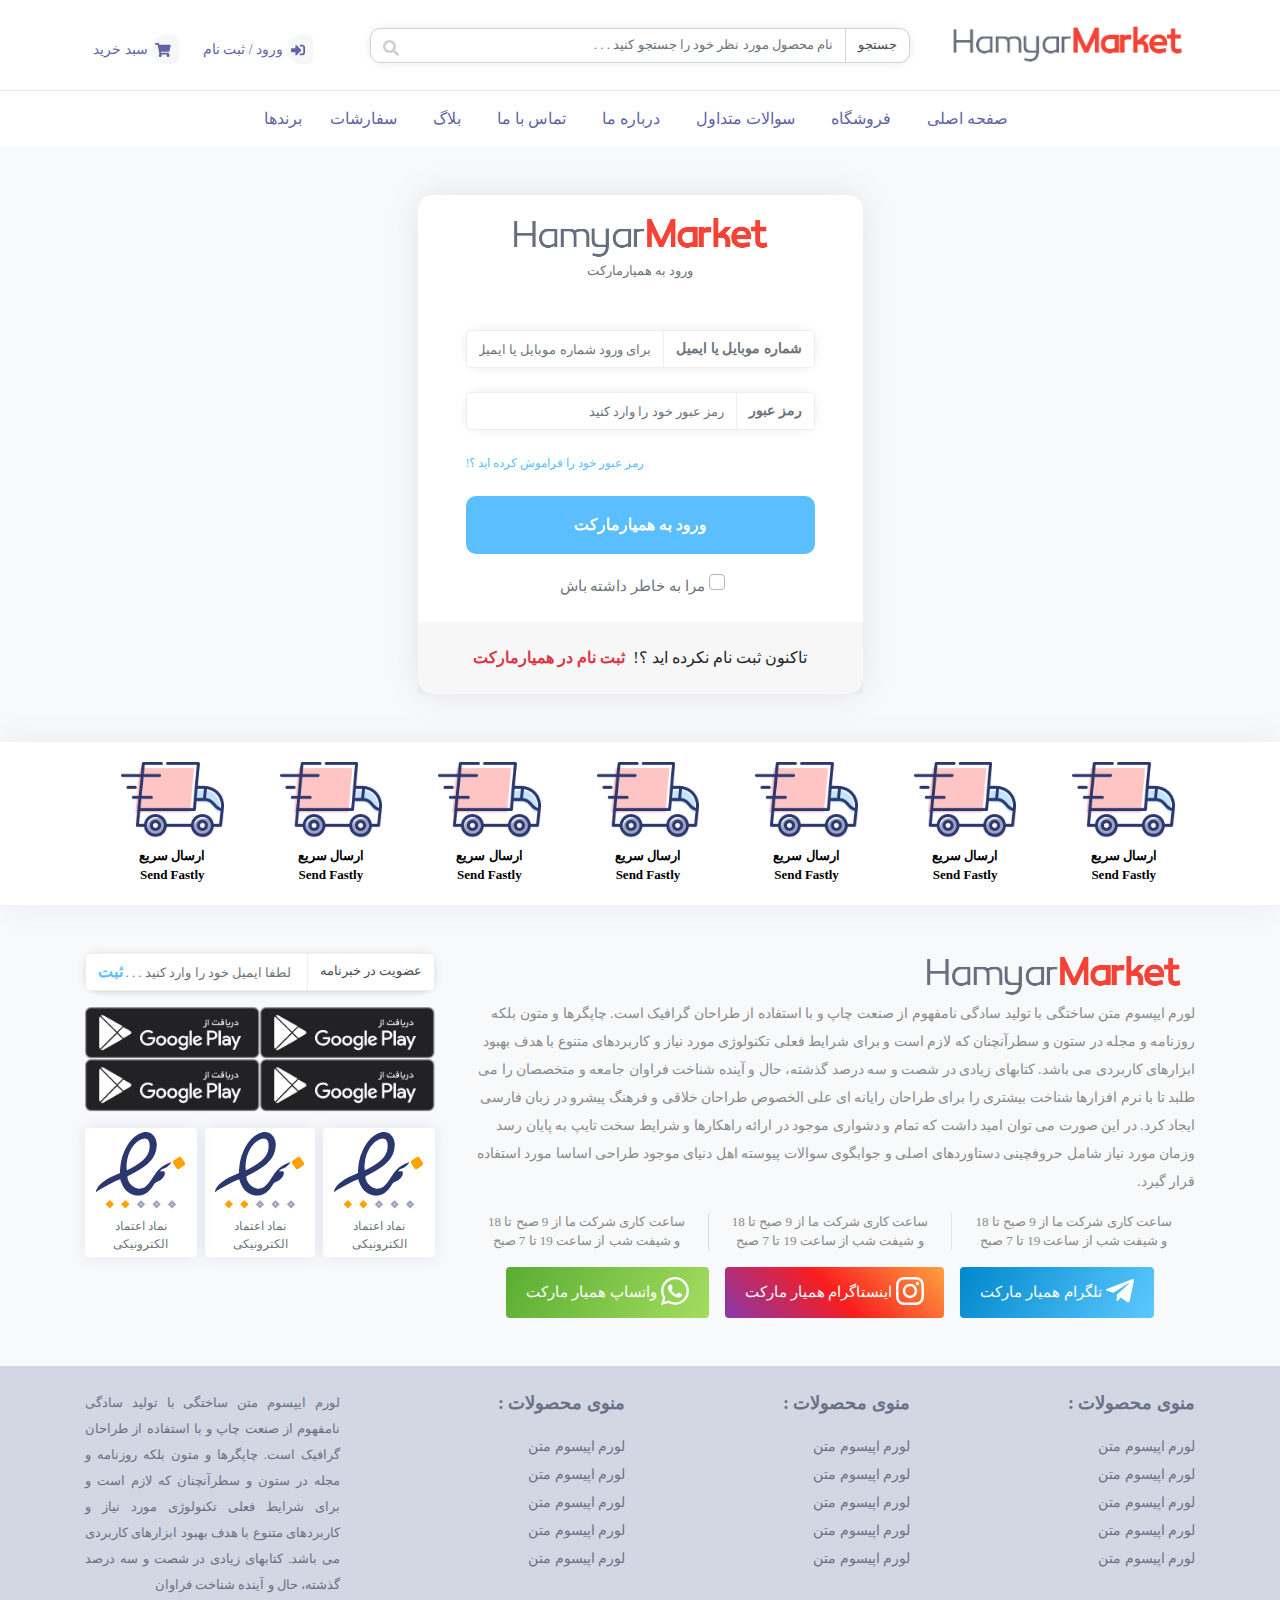
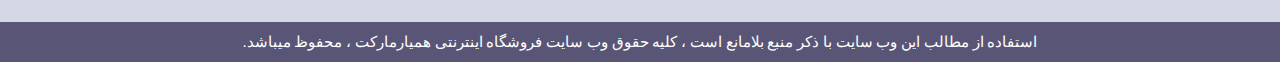
<file: code/Login.html>
<!DOCTYPE html>
<html lang="en">
<head>
    <meta charset="UTF-8">
    <meta name="viewport" content="width=device-width, initial-scale=1.0">
    <meta http-equiv="X-UA-Compatible" content="ie=edge">
    <link rel="stylesheet" href="css/style.css" type="text/css">
    <link rel="stylesheet" href="css/bootstrap.min.css" type="text/css">
    <link rel="stylesheet" href="css/bootstrap-rtl.css" type="text/css">
    <link rel="stylesheet" href="css/hover-min.css" type="text/css">
    <link rel="stylesheet" href="css/all.min.css" type="text/css">
    <link rel="stylesheet" href="css/slick.css" type="text/css">
    <link rel="stylesheet" href="css/slick-theme.css" type="text/css">
    <title>Login</title>
</head>
<body class="bg-light">
    <!-- Start Header -->

    <!-- Start Header Top -->
    <header>
        <div class="header-top bg-white py-4">
            <div class="container">
                <div class="row align-items-center">
                    <div class="col-12 col-lg-3 text-center text-lg-right">
                        <h3 class="mb-0">
                            <a href="#"> <img src="img/Group 1.png" class="img-fluid" alt="logo"> </a>
                        </h3>
                    </div>
                    <div class="col-12 col-lg-6">
                        <form class="search-box my-2 my-lg-0">
                            <div class="input-group">
                                <div class="input-group-prepend">
                                    <div class="input-group-text bg-transparent">
                                        <small> جستجو </small>
                                    </div>
                                </div>
                                <input type="text" class="form-control" placeholder="نام محصول مورد نظر خود را جستجو کنید . . . ">
                            </div>
                            <button class="btn position-absolute"> <i class="fas fa-search"></i> </button>
                        </form>
                    </div>
                    <div class="col-12 col-lg-3 d-flex justify-content-center justify-content-lg-end register mt-md-2">
                        <a href="#" class="ml-3 py-1 px-2"> <i class="fas fa-sign-in-alt align-middle ml-1"></i> ورود / ثبت نام </a>
                        <a href="#" class="py-1 px-2"> <i class="fas fa-shopping-cart align-middle ml-1"></i> سبد خرید </a>
                    </div>
                </div>
            </div>
        </div>
         <!-- End Header Top -->

        <!-- Start Menu -->
        <div class="header-bottom bg-white">
            <div class="container">
                <nav class="navbar navbar-expand-lg navbar-light">
                    <button class="navbar-toggler" data-toggle="collapse" data-target="#navbar-top">
                        <span class="navbar-toggler-icon"></span>
                    </button>
                    <div class="navbar-collapse collapse justify-content-center" id="navbar-top">
                        <ul class="navbar-nav text-center pr-0 navbar-top">
                            <li class="nav-item ml-1"> <a href="#" class="nav-link px-3"> صفحه اصلی </a> </li>
                            <li class="nav-item ml-1"> <a href="#" class="nav-link px-3"> فروشگاه </a> </li>
                            <li class="nav-item ml-1"> <a href="#" class="nav-link px-3"> سوالات متداول </a> </li>
                            <li class="nav-item ml-1"> <a href="#" class="nav-link px-3"> درباره ما </a> </li>
                            <li class="nav-item ml-1"> <a href="#" class="nav-link px-3"> تماس با ما </a> </li>
                            <li class="nav-item ml-1"> <a href="#" class="nav-link px-3"> بلاگ </a> </li>
                            <li class="nav-item ml-1"> <a href="#" class="nav-link px-3"> سفارشات </a> </li>
                            <li class="nav-item"> <a href="#" class="nav-link"> برندها </a> </li>
                        </ul>
                    </div>
                </nav>
            </div>
        </div>
    </header>
        <!-- End Menu -->

        <!-- End Header -->

        <!-- Start Main -->
        <main>
            <div class="container my-5">
                <div class="row justify-content-center">
                    <div class="col-12 col-lg-5">
                        <div class="card border-0 login">
                            <div class="card-body px-5">
                                <img src="img/Group 1.png" class="img-fluid mx-auto d-block" alt="logologin">
                                <small class="text-muted d-block text-center"> ورود به همیارمارکت </small>
                                <form class="shadow-none mt-5 link-dl">
                                    <div class="input-group">
                                        <div class="input-group-prepend">
                                            <div class="input-group-text bg-white">
                                                <small class="text-muted" style="font-weight:600;font-size: 14px;"> شماره موبایل یا ایمیل </small>
                                            </div>
                                        </div>
                                        <input class="form-control" type="text" placeholder="برای ورود شماره موبایل یا ایمیل بزنید">
                                    </div>
                                    <div class="input-group my-4">
                                        <div class="input-group-prepend">
                                            <div class="input-group-text bg-white">
                                                <small class="text-muted" style="font-weight:600;font-size: 14px;"> رمز عبور </small>
                                            </div>
                                        </div>
                                        <input class="form-control" type="text" placeholder="رمز عبور خود را وارد کنید">
                                    </div>
                                    <a href="#"> رمز عبور خود را فراموش کرده اید ؟! </a>
                                    <button class="btn btn-block mt-4 py-3 hvr-pulse-shrink"> ورود به همیارمارکت </button>
                                    <div class="text-center mt-3">
                                        <div class="custom-control custom-checkbox pr-0">
                                            <input type="checkbox" class="custom-control-input" id="customCheck" name="example1">
                                            <label class="custom-control-label p-1" for="customCheck">
                                                <small class="mr-3 text-muted" style="font-size: 15px;font-weight: 500;"> مرا به خاطر داشته باش </small>
                                            </label>
                                        </div>
                                    </div>  
                                </form>
                            </div>
                            <div class="card-footer border-0 d-flex justify-content-center align-items-center py-4">
                                <p class="mb-0 text-center ml-2" style="font-size: 16px;font-weight: 500;"> تاکنون ثبت نام نکرده اید ؟!   </p>
                                <a href="#" class="text-danger" style="font-size: 16px;font-weight: 600;"> ثبت نام در همیارمارکت </a>
                            </div>
                        </div>
                    </div>
                </div>
            </div>
        </main>
            <div class="bg-white delivery">
                <div class="container">
                    <div class="row">
                        <div class="col-12 d-flex flex-column align-items-center flex-lg-row">
                            <a href="#" class="flex-grow-1">
                                <div class="card border-0 ml-lg-3">
                                    <div class="card-body">
                                        <img src="img/delivery-truck.png" class="img-fluid d-block mx-auto" alt="send_delivery">
                                        <strong class="d-block text-center mt-2"> ارسال سریع </strong>
                                        <strong class="d-block text-center"> Send Fastly </strong>
                                    </div>
                                </div>
                            </a>
                            <a href="#" class="flex-grow-1">
                                <div class="card border-0 ml-lg-3">
                                    <div class="card-body">
                                        <img src="img/delivery-truck.png" class="img-fluid d-block mx-auto" alt="send_delivery">
                                        <strong class="d-block text-center mt-2"> ارسال سریع </strong>
                                        <strong class="d-block text-center"> Send Fastly </strong>
                                    </div>
                                </div>
                            </a>
                            <a href="#" class="flex-grow-1">
                                <div class="card border-0 ml-lg-3">
                                    <div class="card-body">
                                        <img src="img/delivery-truck.png" class="img-fluid d-block mx-auto" alt="send_delivery">
                                        <strong class="d-block text-center mt-2"> ارسال سریع </strong>
                                        <strong class="d-block text-center"> Send Fastly </strong>
                                    </div>
                                </div>
                            </a>
                            <a href="#" class="flex-grow-1">
                                <div class="card border-0 ml-lg-3">
                                    <div class="card-body">
                                        <img src="img/delivery-truck.png" class="img-fluid d-block mx-auto" alt="send_delivery">
                                        <strong class="d-block text-center mt-2"> ارسال سریع </strong>
                                        <strong class="d-block text-center"> Send Fastly </strong>
                                    </div>
                                </div>
                            </a>
                            <a href="#" class="flex-grow-1">
                                <div class="card border-0 ml-lg-3">
                                    <div class="card-body">
                                        <img src="img/delivery-truck.png" class="img-fluid d-block mx-auto" alt="send_delivery">
                                        <strong class="d-block text-center mt-2"> ارسال سریع </strong>
                                        <strong class="d-block text-center"> Send Fastly </strong>
                                    </div>
                                </div>
                            </a>
                            <a href="#" class="flex-grow-1">
                                <div class="card border-0 ml-lg-3">
                                    <div class="card-body">
                                        <img src="img/delivery-truck.png" class="img-fluid d-block mx-auto" alt="send_delivery">
                                        <strong class="d-block text-center mt-2"> ارسال سریع </strong>
                                        <strong class="d-block text-center"> Send Fastly </strong>
                                    </div>
                                </div>
                            </a>
                            <a href="#" class="flex-grow-1">
                                <div class="card border-0 ml-lg-3">
                                    <div class="card-body">
                                        <img src="img/delivery-truck.png" class="img-fluid d-block mx-auto" alt="send_delivery">
                                        <strong class="d-block text-center mt-2"> ارسال سریع </strong>
                                        <strong class="d-block text-center"> Send Fastly </strong>
                                    </div>
                                </div>
                            </a>
                        </div>
                    </div>
                </div>
            </div>
            <div class="container mt-5">
                <div class="row">
                    <div class="col-12 col-lg-8 contacting">
                        <img src="img/Group 1.png" class="img-fluid d-block" alt="hamyarmarket">
                        <p>
                            لورم ایپسوم متن ساختگی با تولید سادگی نامفهوم از صنعت چاپ و با استفاده از طراحان گرافیک است.
                             چاپگرها و متون بلکه روزنامه و مجله در ستون و سطرآنچنان که لازم است و برای شرایط 
                             فعلی تکنولوژی مورد نیاز و کاربردهای متنوع 
                             با هدف بهبود ابزارهای کاربردی می باشد. کتابهای زیادی در شصت و سه درصد گذشته، حال و آینده شناخت فراوان جامعه 
                             و متخصصان را می طلبد تا با نرم افزارها شناخت بیشتری را برای طراحان رایانه ای علی الخصوص طراحان خلاقی 
                             و فرهنگ پیشرو در زبان فارسی ایجاد کرد. در این صورت می توان امید داشت که تمام و دشواری موجود در ارائه راهکارها 
                             و شرایط سخت تایپ به پایان رسد 
                             وزمان مورد نیاز شامل حروفچینی دستاوردهای اصلی و جوابگوی سوالات پیوسته اهل 
                             دنیای موجود طراحی اساسا مورد استفاده قرار گیرد.
                         </p>
                         <div class="d-flex flex-column flex-lg-row">
                            <div class="card border-0 bg-transparent flex-grow-1">
                                <small class="text-muted d-block"> ساعت کاری شرکت ما از 9 صبح تا 18 </small>
                                <small class="text-muted d-block"> و شیفت شب از ساعت 19 تا 7 صبح  </small>
                            </div>
                            <div class="card bg-transparent flex-grow-1 border-right border-bottom-0 my-3 my-lg-0 border-top-0">
                                <small class="text-muted d-block"> ساعت کاری شرکت ما از 9 صبح تا 18 </small>
                                <small class="text-muted d-block"> و شیفت شب از ساعت 19 تا 7 صبح  </small>
                            </div>
                            <div class="card border-0 bg-transparent flex-grow-1">
                                <small class="text-muted d-block"> ساعت کاری شرکت ما از 9 صبح تا 18 </small>
                                <small class="text-muted d-block"> و شیفت شب از ساعت 19 تا 7 صبح  </small>
                            </div>
                         </div>
                         <div class="d-flex flex-column flex-lg-row align-items-center justify-content-center mt-3">
                            <a href="#" class="text-white">
                                <div class="card border-0 massengers1">
                                    <div class="card-body d-flex align-items-center py-2">
                                        <span class="text-white"><i class="fab fa-telegram-plane fa-2x"></i> </span>
                                        <p class="mb-0 mr-1 text-white" style="font-size: 15px;"> تلگرام همیار مارکت </p>
                                    </div>
                                </div>
                            </a>
                            <a href="#" class="text-white">
                                <div class="card border-0 massengers2 mx-lg-3 my-3 my-lg-0">
                                    <div class="card-body d-flex align-items-center py-2">
                                        <span class="text-white"><i class="fab fa-instagram fa-2x"></i> </span>
                                        <p class="mb-0 mr-1 text-white" style="font-size: 15px;"> اینستاگرام همیار مارکت </p>
                                    </div>
                                </div>
                            </a>
                            <a href="#" class="text-white">
                                <div class="card border-0 massengers3">
                                    <div class="card-body d-flex align-items-center py-2">
                                        <span class="text-white"><i class="fab fa-whatsapp fa-2x"></i> </span>
                                        <p class="mb-0 mr-1 text-white" style="font-size: 15px;"> واتساپ همیار مارکت </p>
                                    </div>
                                </div>
                            </a>
                      </div>
                    </div>
                    <div class="col-12 col-lg-4">
                        <form class="link-dl shadow-sm mt-3 mt-lg-0">
                            <div class="input-group">
                                <div class="input-group-prepend">
                                    <div class="input-group-text bg-white">
                                        <small> عضویت در خبرنامه </small>
                                    </div>
                                </div>
                                <input type="text" class="form-control" placeholder=" لطفا ایمیل خود را وارد کنید . . . ">
                            </div>
                            <button class="btn position-absolute"> ثبت </button>
                        </form>
                        <div class="d-flex my-3">
                            <div>
                                <img src="img/_2973266085536.png" class="img-fluid" alt="googleplay">
                                <img src="img/_2973266085536.png" class="img-fluid" alt="googleplay">
                            </div>
                            <div>
                                <img src="img/_2973266085536.png" class="img-fluid" alt="googleplay">
                                <img src="img/_2973266085536.png" class="img-fluid" alt="googleplay">
                            </div>
                        </div>
                        <div class="d-flex flex-column flex-lg-row justify-content-center">
                            <a href="#" class="flex-grow-1">
                                <div class="card border-0 enamad">
                                    <div class="card-body p-1">
                                        <img src="img/Group 706.png" class="img-fluid d-block mx-auto" alt="logoenamad">
                                        <small class="text-center text-muted mt-2 d-block"> نماد اعتماد الکترونیکی </small>  
                                    </div>
                                </div>
                            </a>
                            <a href="#" class="flex-grow-1">
                                <div class="card border-0 enamad my-3 mx-lg-2 my-lg-0">
                                    <div class="card-body p-1">
                                        <img src="img/Group 706.png" class="img-fluid d-block mx-auto" alt="logoenamad">
                                        <small class="text-center text-muted mt-2 d-block"> نماد اعتماد الکترونیکی </small class="text-center text-muted mt-2 d-block">  
                                    </div>
                                </div>
                            </a>
                            <a href="#" class="flex-grow-1">
                                <div class="card border-0 enamad">
                                    <div class="card-body p-1">
                                        <img src="img/Group 706.png" class="img-fluid d-block mx-auto" alt="logoenamad">
                                        <small class="text-center text-muted mt-2 d-block"> نماد اعتماد الکترونیکی </small class="text-center text-muted mt-2 d-block">  
                                    </div>
                                </div>
                            </a>
                        </div>
                    </div>
                </div>
            </div>
        </main>
        <!-- End Main -->

        <!-- Start Footer -->
        <footer class="mt-5">
            <div class="footer-top text-center text-lg-right py-4">
                <div class="container">
                    <div class="row">
                        <div class="col-12 col-lg-3">
                            <p> منوی محصولات : </p>
                            <a href="#" class="d-block"> لورم اپیسوم متن   </a>
                            <a href="#" class="d-block"> لورم اپیسوم متن   </a>
                            <a href="#" class="d-block"> لورم اپیسوم متن   </a>
                            <a href="#" class="d-block"> لورم اپیسوم متن   </a>
                            <a href="#" class="d-block"> لورم اپیسوم متن   </a>
                        </div>
                        <div class="col-12 col-lg-3">
                            <p> منوی محصولات : </p>
                            <a href="#" class="d-block"> لورم اپیسوم متن   </a>
                            <a href="#" class="d-block"> لورم اپیسوم متن   </a>
                            <a href="#" class="d-block"> لورم اپیسوم متن   </a>
                            <a href="#" class="d-block"> لورم اپیسوم متن   </a>
                            <a href="#" class="d-block"> لورم اپیسوم متن   </a>
                        </div>
                        <div class="col-12 col-lg-3">
                            <p> منوی محصولات : </p>
                            <a href="#" class="d-block"> لورم اپیسوم متن   </a>
                            <a href="#" class="d-block"> لورم اپیسوم متن   </a>
                            <a href="#" class="d-block"> لورم اپیسوم متن   </a>
                            <a href="#" class="d-block"> لورم اپیسوم متن   </a>
                            <a href="#" class="d-block"> لورم اپیسوم متن   </a>
                        </div>
                        <div class="col-12 col-lg-3">
                            <p class="mb-0 text-justify p-akhari">
                                لورم ایپسوم متن ساختگی با تولید سادگی نامفهوم از صنعت چاپ و با 
                                استفاده از طراحان گرافیک است. چاپگرها و متون بلکه روزنامه و مجله
                                 در ستون و سطرآنچنان که لازم است و برای شرایط فعلی تکنولوژی مورد
                                 نیاز و کاربردهای متنوع با هدف بهبود ابزارهای کاربردی می باشد. 
                                کتابهای زیادی در شصت و سه درصد گذشته، حال و آینده شناخت فراوان
                            </p>
                        </div>
                    </div>
                </div>
            </div>
            <div class="footer-bottom text-center py-2">
                <small>
                    استفاده از مطالب این وب سایت با ذکر منبع بلامانع است ، 
                    کلیه حقوق وب سایت فروشگاه اینترنتی همیارمارکت ، محفوظ میباشد. 
                </small>
            </div>
        </footer>

        <!-- End Footer -->

    
</body>
<script src="js/jquery-3.4.1.min.js"></script>
<script src="js/popper.min.js"></script>
<script src="js/bootstrap.min.js"></script>
<script src="js/slick.min.js"></script>
<script src="js/all.min.js"></script>
<script src="js/main.js"></script>
</html>
</file>
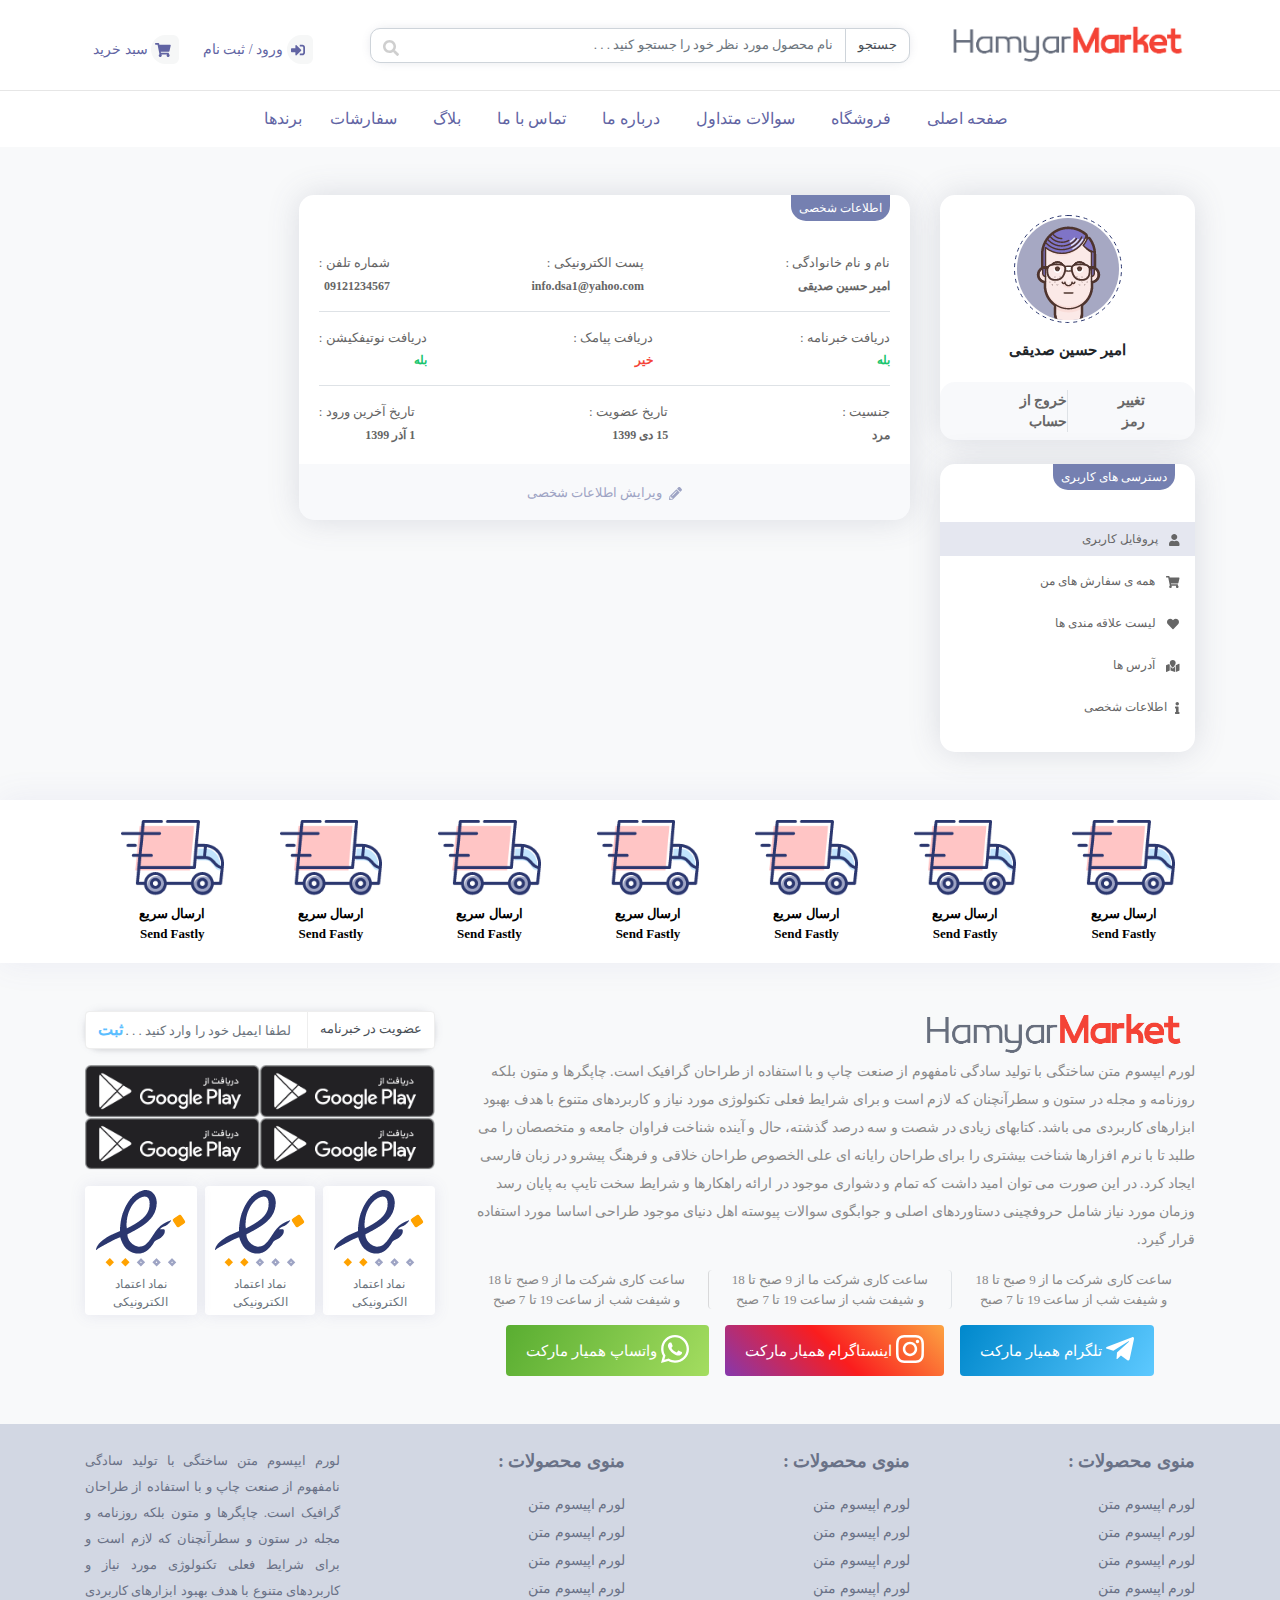
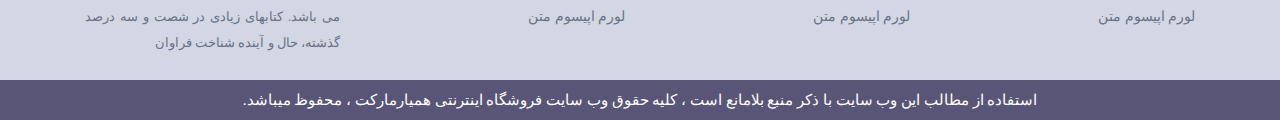
<file: code/Panel.html>
<!DOCTYPE html>
<html lang="en">
<head>
    <meta charset="UTF-8">
    <meta name="viewport" content="width=device-width, initial-scale=1.0">
    <meta http-equiv="X-UA-Compatible" content="ie=edge">
    <link rel="stylesheet" href="css/style.css" type="text/css">
    <link rel="stylesheet" href="css/bootstrap.min.css" type="text/css">
    <link rel="stylesheet" href="css/bootstrap-rtl.css" type="text/css">
    <link rel="stylesheet" href="css/hover-min.css" type="text/css">
    <link rel="stylesheet" href="css/all.min.css" type="text/css">
    <link rel="stylesheet" href="css/slick.css" type="text/css">
    <link rel="stylesheet" href="css/slick-theme.css" type="text/css">
    <title>Login</title>
</head>
<body class="bg-light">
    <!-- Start Header -->

    <!-- Start Header Top -->
    <header>
        <div class="header-top bg-white py-4">
            <div class="container">
                <div class="row align-items-center">
                    <div class="col-12 col-lg-3 text-center text-lg-right">
                        <h3 class="mb-0">
                            <a href="#"> <img src="img/Group 1.png" class="img-fluid" alt="logo"> </a>
                        </h3>
                    </div>
                    <div class="col-12 col-lg-6">
                        <form class="search-box my-2 my-lg-0">
                            <div class="input-group">
                                <div class="input-group-prepend">
                                    <div class="input-group-text bg-transparent">
                                        <small> جستجو </small>
                                    </div>
                                </div>
                                <input type="text" class="form-control" placeholder="نام محصول مورد نظر خود را جستجو کنید . . . ">
                            </div>
                            <button class="btn position-absolute"> <i class="fas fa-search"></i> </button>
                        </form>
                    </div>
                    <div class="col-12 col-lg-3 d-flex justify-content-center justify-content-lg-end register mt-md-2">
                        <a href="#" class="ml-3 py-1 px-2"> <i class="fas fa-sign-in-alt align-middle ml-1"></i> ورود / ثبت نام </a>
                        <a href="#" class="py-1 px-2"> <i class="fas fa-shopping-cart align-middle ml-1"></i> سبد خرید </a>
                    </div>
                </div>
            </div>
        </div>
         <!-- End Header Top -->

        <!-- Start Menu -->
        <div class="header-bottom bg-white">
            <div class="container">
                <nav class="navbar navbar-expand-lg navbar-light">
                    <button class="navbar-toggler" data-toggle="collapse" data-target="#navbar-top">
                        <span class="navbar-toggler-icon"></span>
                    </button>
                    <div class="navbar-collapse collapse justify-content-center" id="navbar-top">
                        <ul class="navbar-nav text-center pr-0 navbar-top">
                            <li class="nav-item ml-1"> <a href="#" class="nav-link px-3"> صفحه اصلی </a> </li>
                            <li class="nav-item ml-1"> <a href="#" class="nav-link px-3"> فروشگاه </a> </li>
                            <li class="nav-item ml-1"> <a href="#" class="nav-link px-3"> سوالات متداول </a> </li>
                            <li class="nav-item ml-1"> <a href="#" class="nav-link px-3"> درباره ما </a> </li>
                            <li class="nav-item ml-1"> <a href="#" class="nav-link px-3"> تماس با ما </a> </li>
                            <li class="nav-item ml-1"> <a href="#" class="nav-link px-3"> بلاگ </a> </li>
                            <li class="nav-item ml-1"> <a href="#" class="nav-link px-3"> سفارشات </a> </li>
                            <li class="nav-item"> <a href="#" class="nav-link"> برندها </a> </li>
                        </ul>
                    </div>
                </nav>
            </div>
        </div>
    </header>
        <!-- End Menu -->

        <!-- End Header -->

        <!-- Start Main -->
        <main>
            <div class="container my-5">
                <div class="row">
                    <div class="col-12 col-lg-3">
                        <div class="card border-0 mb-4 profile">
                            <div class="card-body text-center">
                                <img src="img/Group 1143.png" class="img-fluid mx-auto d-block">
                                <small class="d-block mt-3" style="font-size: 15px;font-weight: 700;">  امیر حسین صدیقی</small>
                            </div>
                            <div class="card-footer d-flex justify-content-between align-items-center border-0 shadow-none py-2">
                                <a href="#" class="border-left pl-4" style="margin-right: 30px;"> تغییر رمز </a>
                                <a href="#" style="margin-left: 20px;"> خروج از حساب </a>
                            </div>
                        </div>
                        <div class="card border-0 profile-side">
                            <div class="card-header bg-transparent border-0 pt-0">
                                <p class="mb-0 px-2 py-1"> دسترسی های کاربری </p>
                            </div>
                            <div class="card-body px-0">
                                <ul class="nav flex-column pr-0">
                                    <li class="nav-item mb-2">
                                        <a href="#profile" class="nav-link active" data-toggle="tab">
                                            <i class="fas fa-user align-middle ml-2"></i> پروفایل کاربری
                                        </a>
                                    </li>
                                    <li class="nav-item mb-2">
                                        <a href="#sefareshat" class="nav-link" data-toggle="tab">
                                            <i class="fas fa-shopping-cart align-middle ml-2"></i> همه ی سفارش های من
                                        </a>
                                    </li>
                                    <li class="nav-item mb-2">
                                        <a href="#alaghemandi" class="nav-link" data-toggle="tab">
                                            <i class="fas fa-heart align-middle ml-2"></i> لیست علاقه مندی ها
                                        </a>
                                    </li>
                                    <li class="nav-item mb-2">
                                        <a href="#address" class="nav-link" data-toggle="tab">
                                            <i class="fas fa-map-marked align-middle ml-2"></i> آدرس ها
                                        </a>
                                    </li>
                                    <li class="nav-item mb-2">
                                        <a href="#infouser" class="nav-link" data-toggle="tab">
                                            <i class="fas fa-info align-middle ml-2"></i>اطلاعات شخصی
                                        </a>
                                    </li>
                                </ul>
                            </div>
                        </div>
                    </div>
                    <div class="col-12 col-lg-9">
                        <div class="tab-content">
                            <div class="tab-pane fade show active" id="profile">
                                <div class="row">
                                    <div class="col-12 col-lg-9">
                                        <div class="card border-0 profile-side">
                                            <div class="card-header bg-transparent border-0 pt-0">
                                                <p class="mb-0 px-2 py-1"> اطلاعات شخصی </p>
                                            </div>
                                            <div class="card-body">
                                                <div class="d-flex justify-content-between align-items-center border-bottom pb-3 mb-3 info-user">
                                                    <div>
                                                        <p class="mb-1"> نام و نام خانوادگی : </p>
                                                        <p class="mb-0"> امیر حسین صدیقی</p>
                                                    </div>
                                                    <div>
                                                        <p class="mb-1"> پست الکترونیکی : </p>
                                                        <p class="mb-0"> info.dsa1@yahoo.com </p>
                                                    </div>
                                                    <div>
                                                        <p class="mb-1"> شماره تلفن : </p>
                                                        <p class="mb-0"> 09121234567 </p>
                                                    </div>
                                                </div>
                                                <div class="d-flex justify-content-between align-items-center border-bottom pb-3 mb-3 info-user">
                                                    <div>
                                                        <p class="mb-1"> دریافت خبرنامه : </p>
                                                        <p class="mb-0" style="color: #18C56E !important;">بله </p>
                                                    </div>
                                                    <div>
                                                        <p class="mb-1"> دریافت پیامک :  </p>
                                                        <p class="mb-0" style="color: #F44336 !important;"> خیر </p>
                                                    </div>
                                                    <div>
                                                        <p class="mb-1"> دریافت نوتیفکیشن :  </p>
                                                        <p class="mb-0" style="color: #18C56E !important;"> بله </p>
                                                    </div>
                                                </div>
                                                <div class="d-flex justify-content-between align-items-center info-user">
                                                    <div>
                                                        <p class="mb-1"> جنسیت :  </p>
                                                        <p class="mb-0"> مرد </p>
                                                    </div>
                                                    <div>
                                                        <p class="mb-1">  تاریخ عضویت :</p>
                                                        <p class="mb-0"> 15 دی 1399 </p>
                                                    </div>
                                                    <div>
                                                        <p class="mb-1"> تاریخ آخرین ورود : </p>
                                                        <p class="mb-0"> 1 آذر 1399 </p>
                                                    </div>
                                                </div>
                                            </div>
                                            <div class="card-footer border-0 py-3 text-center info-user-footer">
                                                <a href="#"> <i class="fas fa-pencil-alt align-middle ml-1"></i>  ویرایش اطلاعات شخصی </a>
                                            </div>
                                        </div>
                                    </div>
                                </div>
                            </div>
                            <div class="tab-pane fade" id="sefareshat">
                                <div class="card border-0 sefareshat">
                                    <div class="card-header bg-transparent border-0 pt-0">
                                        <p class="mb-0 px-2 py-1"> سفارش های من </p>
                                    </div>
                                    <div class="card-body">
                                        <table class="table table-borderless table-striped text-center table-responsive-md">
                                            <thead>
                                                <tr>
                                                    <th> ردیف : </th>
                                                    <th> شماره سفارش : </th>
                                                    <th> تاریخ سفارش : </th>
                                                    <th> وضعیت تحویل : </th>
                                                    <th> مبلغ کل : </th>
                                                    <th> عملیات پرداخت  : </th>
                                                    <th> مشاهده محصول : </th>
                                                </tr>
                                            </thead>
                                            <tbody>
                                                <tr>
                                                    <td> 1 </td>
                                                    <td> HMY-50002310 </td>
                                                    <td> 10 بهمن 1399 </td>
                                                    <td class="text-success"> تحویل شده </td>
                                                    <td> 169.000 تومان </td>
                                                    <td class="text-success"> پرداخت موفق </td>
                                                    <td> <a href="#"> نمایش </a> </td>
                                                </tr>
                                                <tr>
                                                    <td> 2 </td>
                                                    <td> HMY-50002310 </td>
                                                    <td> 10 بهمن 1399 </td>
                                                    <td class="text-danger"> تحویل نشده </td>
                                                    <td> 630.000 تومان </td>
                                                    <td class="text-warning"> پرداخت قسطی </td>
                                                    <td> <a href="#"> نمایش </a> </td>
                                                </tr>
                                                <tr>
                                                    <td> 3 </td>
                                                    <td> HMY-50002310 </td>
                                                    <td> 10 بهمن 1399 </td>
                                                    <td class="text-success"> تحویل شده </td>
                                                    <td> 910.000 تومان </td>
                                                    <td class="text-danger"> پرداخت نشده </td>
                                                    <td> <a href="#"> نمایش </a> </td>
                                                </tr>
                                                <tr>
                                                    <td> 4 </td>
                                                    <td> HMY-50002310 </td>
                                                    <td> 10 بهمن 1399 </td>
                                                    <td class="text-warning"> درحال ارسال </td>
                                                    <td> 770.000 تومان </td>
                                                    <td class="text-success"> پرداخت موفق </td>
                                                    <td> <a href="#"> نمایش </a> </td>
                                                </tr>
                                            </tbody>
                                        </table>
                                    </div>
                                </div>
                            </div>
                            <div class="tab-pane fade" id="alaghemandi">
                                <div class="card border-0 profile-side">
                                    <div class="card-header bg-transparent border-0 pt-0">
                                        <p class="mb-0 px-2 py-1"> علاقه مندی ها </p>
                                    </div>
                                    <div class="card-body">
                                        <a href="#">
                                            <div class="d-flex justify-content-between align-items-center border-bottom
                                            py-2 info-user px-2 info-user2">
                                                <div class="d-flex align-items-center">
                                                    <img src="img/Image 25.png" alt="alaghemandi" class="img-fluid ml-lg-2"
                                                    style="border-radius: 10px;width: 4em;">
                                                    <div>
                                                        <small class="d-block mb-1"> لورم اپیسوم متن ساختگی و تستی  </small>
                                                        <small class="d-block">196.000 تومان  </small>
                                                    </div>
                                                </div>
                                                <div>
                                                    <a href="#" class="btn btn-sm trash"> <i class="fas fa-trash align-middle"></i> </a>
                                                </div>
                                            </div>
                                        </a>
                                        <a href="#">
                                            <div class="d-flex justify-content-between align-items-center border-bottom
                                            py-2 info-user px-2 info-user2">
                                                <div class="d-flex align-items-center">
                                                    <img src="img/Image 25.png" alt="alaghemandi" class="img-fluid ml-lg-2"
                                                    style="border-radius: 10px;width: 4em;">
                                                    <div>
                                                        <small class="d-block mb-1"> لورم اپیسوم متن ساختگی و تستی  </small>
                                                        <small class="d-block">196.000 تومان  </small>
                                                    </div>
                                                </div>
                                                <div>
                                                    <a href="#" class="btn btn-sm trash"> <i class="fas fa-trash align-middle"></i> </a>
                                                </div>
                                            </div>
                                        </a>
                                        <a href="#">
                                            <div class="d-flex justify-content-between align-items-center border-bottom
                                            py-2 info-user px-2 info-user2">
                                                <div class="d-flex align-items-center">
                                                    <img src="img/Image 25.png" alt="alaghemandi" class="img-fluid ml-lg-2"
                                                    style="border-radius: 10px;width: 4em;">
                                                    <div>
                                                        <small class="d-block mb-1"> لورم اپیسوم متن ساختگی و تستی  </small>
                                                        <small class="d-block">196.000 تومان  </small>
                                                    </div>
                                                </div>
                                                <div>
                                                    <a href="#" class="btn btn-sm trash"> <i class="fas fa-trash align-middle"></i> </a>
                                                </div>
                                            </div>
                                        </a>
                                        <a href="#">
                                            <div class="d-flex justify-content-between align-items-center
                                            py-2 info-user px-2 info-user2">
                                                <div class="d-flex align-items-center">
                                                    <img src="img/Image 25.png" alt="alaghemandi" class="img-fluid ml-lg-2"
                                                    style="border-radius: 10px;width: 4em;">
                                                    <div>
                                                        <small class="d-block mb-1"> لورم اپیسوم متن ساختگی و تستی  </small>
                                                        <small class="d-block">196.000 تومان  </small>
                                                    </div>
                                                </div>
                                                <div>
                                                    <a href="#" class="btn btn-sm trash"> <i class="fas fa-trash align-middle"></i> </a>
                                                </div>
                                            </div>
                                        </a>
                                    </div>
                                    <div class="card-footer border-0 py-3 text-center info-user-footer">
                                        <a href="#"> <i class="fas fa-pencil-alt align-middle ml-1"></i>ویرایش ، حذف و اضافه کردن به لیست علاقه مندی ها
                                         </a>
                                    </div>
                                </div>
                            </div>
                            <div class="tab-pane fade" id="address">
                                <div class="card border-0 address">
                                    <div class="card-header bg-transparent border-0 pt-0">
                                        <p class="mb-0 px-2 py-1"> آدرس ها </p>
                                    </div>
                                    <div class="card-body">
                                        <table class="table table-borderless table-striped text-center table-responsive-md">
                                            <thead>
                                                <tr>
                                                    <th> کشور : </th>
                                                    <th> استان : </th>
                                                    <th> خیابان : </th>
                                                    <th> کوچه : </th>
                                                    <th> ساختمان : </th>
                                                    <th> عملیات : </th>
                                                </tr>
                                            </thead>
                                            <tbody>
                                                <tr>
                                                    <td> ایران </td>
                                                    <td> تهران </td>
                                                    <td> پاسداران </td>
                                                    <td> بن بست لاله </td>
                                                    <td> همیارآکادمی </td>
                                                    <td> <a href="#" class="edite"> ویرایش آدرس </a> </td>
                                                    <p class="mb-0 text-center"> <strong> نمایش کامل آدرس : </strong>
                                                        ایران ، تهران ، پاسداران ، بن بست لاله ، ساختمان همیار آکادمی
                                                    </p>
                                                </tr>
                                            </tbody>
                                        </table>
                                        <hr>
                                        <table class="table table-borderless table-striped text-center table-responsive-md">
                                            <thead>
                                                <tr>
                                                    <th> کشور : </th>
                                                    <th> استان : </th>
                                                    <th> خیابان : </th>
                                                    <th> کوچه : </th>
                                                    <th> ساختمان : </th>
                                                    <th> عملیات : </th>
                                                </tr>
                                            </thead>
                                            <tbody>
                                                <tr>
                                                    <td> ایران </td>
                                                    <td> تهران </td>
                                                    <td> پاسداران </td>
                                                    <td> بن بست لاله </td>
                                                    <td> همیارآکادمی </td>
                                                    <td> <a href="#" class="edite"> ویرایش آدرس </a> </td>
                                                    <p class="mb-0 text-center mt-3"> <strong> نمایش کامل آدرس : </strong>
                                                        ایران ، تهران ، پاسداران ، بن بست لاله ، ساختمان همیار آکادمی
                                                    </p>
                                                </tr>
                                            </tbody>
                                        </table>
                                    </div>
                                </div>
                            </div>
                            <div class="tab-pane fade" id="infouser">
                                <div class="card border-0 personal-info">
                                    <div class="card-header bg-transparent border-0 pt-0">
                                        <p class="mb-0 px-2 py-1"> اطلاعات شخصی : </p>
                                    </div>
                                    <div class="card-body">
                                        <div class="size">
                                            <form action="">
                                                <div class="row">
                                                    <div class="form-group col-12 col-lg-6">
                                                        <div class="input-group">
                                                            <div class="input-group-prepend">
                                                                <div class="input-group-text bg-white">
                                                                    <small class="text-muted"> نام : </small>
                                                                </div>
                                                            </div>
                                                            <input type="text" class="form-control" value="امیر حسین">
                                                        </div>
                                                    </div>
                                                    <div class="form-group col-12 col-lg-6">
                                                        <div class="input-group">
                                                            <div class="input-group-prepend">
                                                                <div class="input-group-text bg-white">
                                                                    <small class="text-muted"> نام خانوادگی : </small>
                                                                </div>
                                                            </div>
                                                            <input type="text" class="form-control" value="صدیقی">
                                                        </div>
                                                    </div>
                                                    <div class="form-group col-12 col-lg-6">
                                                        <div class="input-group">
                                                            <div class="input-group-prepend">
                                                                <div class="input-group-text bg-white">
                                                                    <small class="text-muted"> کدپستی : </small>
                                                                </div>
                                                            </div>
                                                            <input type="text" class="form-control" value="006364985">
                                                        </div>
                                                    </div>
                                                    <div class="form-group col-12 col-lg-6">
                                                        <div class="input-group">
                                                            <div class="input-group-prepend">
                                                                <div class="input-group-text bg-white">
                                                                    <small class="text-muted"> شماره همراه : </small>
                                                                </div>
                                                            </div>
                                                            <input type="text" class="form-control" value="09121234567">
                                                        </div>
                                                    </div>
                                                    <div class="form-group col-12 col-lg-6">
                                                        <div class="input-group">
                                                            <div class="input-group-prepend">
                                                                <div class="input-group-text bg-white">
                                                                    <small class="text-muted"> پست الکترونیکی : </small>
                                                                </div>
                                                            </div>
                                                            <input type="email" class="form-control" value="info.dsa1@yahoo.com">
                                                        </div>
                                                    </div>
                                                    <div class="form-group col-12 col-lg-6">
                                                        <div class="input-group">
                                                            <div class="input-group-prepend">
                                                                <div class="input-group-text bg-white">
                                                                    <small class="text-muted"> کدملی : </small>
                                                                </div>
                                                            </div>
                                                            <input type="text" class="form-control" value="123456789">
                                                        </div>
                                                    </div>
                                                    <div class="form-group col-12">
                                                        <div class="input-group">
                                                            <div class="input-group-prepend">
                                                                <div class="input-group-text bg-white">
                                                                    <small class="text-muted"> آدرس : </small>
                                                                </div>
                                                            </div>
                                                            <input type="text" class="form-control" value="تهران ، پاسداران ، بن بست لاله ، ساختمان همیار اکادمی">
                                                        </div>
                                                    </div>
                                                    <div class="col-12 text-left mt-4">
                                                        <a href="#"> ثبت اطلاعات <i class="fas fa-chevron-left align-middle"></i> </a>
                                                    </div>
                                                </div>
                                            </form>
                                        </div>
                                    </div>
                                </div>
                            </div>
                        </div>
                    </div>
                </div>
            </div>
        </main>
            <div class="bg-white delivery">
                <div class="container">
                    <div class="row">
                        <div class="col-12 d-flex flex-column align-items-center flex-lg-row">
                            <a href="#" class="flex-grow-1">
                                <div class="card border-0 ml-lg-3">
                                    <div class="card-body">
                                        <img src="img/delivery-truck.png" class="img-fluid d-block mx-auto" alt="send_delivery">
                                        <strong class="d-block text-center mt-2"> ارسال سریع </strong>
                                        <strong class="d-block text-center"> Send Fastly </strong>
                                    </div>
                                </div>
                            </a>
                            <a href="#" class="flex-grow-1">
                                <div class="card border-0 ml-lg-3">
                                    <div class="card-body">
                                        <img src="img/delivery-truck.png" class="img-fluid d-block mx-auto" alt="send_delivery">
                                        <strong class="d-block text-center mt-2"> ارسال سریع </strong>
                                        <strong class="d-block text-center"> Send Fastly </strong>
                                    </div>
                                </div>
                            </a>
                            <a href="#" class="flex-grow-1">
                                <div class="card border-0 ml-lg-3">
                                    <div class="card-body">
                                        <img src="img/delivery-truck.png" class="img-fluid d-block mx-auto" alt="send_delivery">
                                        <strong class="d-block text-center mt-2"> ارسال سریع </strong>
                                        <strong class="d-block text-center"> Send Fastly </strong>
                                    </div>
                                </div>
                            </a>
                            <a href="#" class="flex-grow-1">
                                <div class="card border-0 ml-lg-3">
                                    <div class="card-body">
                                        <img src="img/delivery-truck.png" class="img-fluid d-block mx-auto" alt="send_delivery">
                                        <strong class="d-block text-center mt-2"> ارسال سریع </strong>
                                        <strong class="d-block text-center"> Send Fastly </strong>
                                    </div>
                                </div>
                            </a>
                            <a href="#" class="flex-grow-1">
                                <div class="card border-0 ml-lg-3">
                                    <div class="card-body">
                                        <img src="img/delivery-truck.png" class="img-fluid d-block mx-auto" alt="send_delivery">
                                        <strong class="d-block text-center mt-2"> ارسال سریع </strong>
                                        <strong class="d-block text-center"> Send Fastly </strong>
                                    </div>
                                </div>
                            </a>
                            <a href="#" class="flex-grow-1">
                                <div class="card border-0 ml-lg-3">
                                    <div class="card-body">
                                        <img src="img/delivery-truck.png" class="img-fluid d-block mx-auto" alt="send_delivery">
                                        <strong class="d-block text-center mt-2"> ارسال سریع </strong>
                                        <strong class="d-block text-center"> Send Fastly </strong>
                                    </div>
                                </div>
                            </a>
                            <a href="#" class="flex-grow-1">
                                <div class="card border-0 ml-lg-3">
                                    <div class="card-body">
                                        <img src="img/delivery-truck.png" class="img-fluid d-block mx-auto" alt="send_delivery">
                                        <strong class="d-block text-center mt-2"> ارسال سریع </strong>
                                        <strong class="d-block text-center"> Send Fastly </strong>
                                    </div>
                                </div>
                            </a>
                        </div>
                    </div>
                </div>
            </div>
            <div class="container mt-5">
                <div class="row">
                    <div class="col-12 col-lg-8 contacting">
                        <img src="img/Group 1.png" class="img-fluid d-block" alt="hamyarmarket">
                        <p>
                            لورم ایپسوم متن ساختگی با تولید سادگی نامفهوم از صنعت چاپ و با استفاده از طراحان گرافیک است.
                             چاپگرها و متون بلکه روزنامه و مجله در ستون و سطرآنچنان که لازم است و برای شرایط
                             فعلی تکنولوژی مورد نیاز و کاربردهای متنوع
                             با هدف بهبود ابزارهای کاربردی می باشد. کتابهای زیادی در شصت و سه درصد گذشته، حال و آینده شناخت فراوان جامعه
                             و متخصصان را می طلبد تا با نرم افزارها شناخت بیشتری را برای طراحان رایانه ای علی الخصوص طراحان خلاقی
                             و فرهنگ پیشرو در زبان فارسی ایجاد کرد. در این صورت می توان امید داشت که تمام و دشواری موجود در ارائه راهکارها
                             و شرایط سخت تایپ به پایان رسد
                             وزمان مورد نیاز شامل حروفچینی دستاوردهای اصلی و جوابگوی سوالات پیوسته اهل
                             دنیای موجود طراحی اساسا مورد استفاده قرار گیرد.
                         </p>
                         <div class="d-flex flex-column flex-lg-row">
                            <div class="card border-0 bg-transparent flex-grow-1">
                                <small class="text-muted d-block"> ساعت کاری شرکت ما از 9 صبح تا 18 </small>
                                <small class="text-muted d-block"> و شیفت شب از ساعت 19 تا 7 صبح  </small>
                            </div>
                            <div class="card bg-transparent flex-grow-1 border-right border-bottom-0 my-3 my-lg-0 border-top-0">
                                <small class="text-muted d-block"> ساعت کاری شرکت ما از 9 صبح تا 18 </small>
                                <small class="text-muted d-block"> و شیفت شب از ساعت 19 تا 7 صبح  </small>
                            </div>
                            <div class="card border-0 bg-transparent flex-grow-1">
                                <small class="text-muted d-block"> ساعت کاری شرکت ما از 9 صبح تا 18 </small>
                                <small class="text-muted d-block"> و شیفت شب از ساعت 19 تا 7 صبح  </small>
                            </div>
                         </div>
                         <div class="d-flex flex-column flex-lg-row align-items-center justify-content-center mt-3">
                            <a href="#" class="text-white">
                                <div class="card border-0 massengers1">
                                    <div class="card-body d-flex align-items-center py-2">
                                        <span class="text-white"><i class="fab fa-telegram-plane fa-2x"></i> </span>
                                        <p class="mb-0 mr-1 text-white" style="font-size: 15px;"> تلگرام همیار مارکت </p>
                                    </div>
                                </div>
                            </a>
                            <a href="#" class="text-white">
                                <div class="card border-0 massengers2 mx-lg-3 my-3 my-lg-0">
                                    <div class="card-body d-flex align-items-center py-2">
                                        <span class="text-white"><i class="fab fa-instagram fa-2x"></i> </span>
                                        <p class="mb-0 mr-1 text-white" style="font-size: 15px;"> اینستاگرام همیار مارکت </p>
                                    </div>
                                </div>
                            </a>
                            <a href="#" class="text-white">
                                <div class="card border-0 massengers3">
                                    <div class="card-body d-flex align-items-center py-2">
                                        <span class="text-white"><i class="fab fa-whatsapp fa-2x"></i> </span>
                                        <p class="mb-0 mr-1 text-white" style="font-size: 15px;"> واتساپ همیار مارکت </p>
                                    </div>
                                </div>
                            </a>
                      </div>
                    </div>
                    <div class="col-12 col-lg-4">
                        <form class="link-dl shadow-sm mt-3 mt-lg-0">
                            <div class="input-group">
                                <div class="input-group-prepend">
                                    <div class="input-group-text bg-white">
                                        <small> عضویت در خبرنامه </small>
                                    </div>
                                </div>
                                <input type="text" class="form-control" placeholder=" لطفا ایمیل خود را وارد کنید . . . ">
                            </div>
                            <button class="btn position-absolute"> ثبت </button>
                        </form>
                        <div class="d-flex my-3">
                            <div>
                                <img src="img/_2973266085536.png" class="img-fluid" alt="googleplay">
                                <img src="img/_2973266085536.png" class="img-fluid" alt="googleplay">
                            </div>
                            <div>
                                <img src="img/_2973266085536.png" class="img-fluid" alt="googleplay">
                                <img src="img/_2973266085536.png" class="img-fluid" alt="googleplay">
                            </div>
                        </div>
                        <div class="d-flex flex-column flex-lg-row justify-content-center">
                            <a href="#" class="flex-grow-1">
                                <div class="card border-0 enamad">
                                    <div class="card-body p-1">
                                        <img src="img/Group 706.png" class="img-fluid d-block mx-auto" alt="logoenamad">
                                        <small class="text-center text-muted mt-2 d-block"> نماد اعتماد الکترونیکی </small>
                                    </div>
                                </div>
                            </a>
                            <a href="#" class="flex-grow-1">
                                <div class="card border-0 enamad my-3 mx-lg-2 my-lg-0">
                                    <div class="card-body p-1">
                                        <img src="img/Group 706.png" class="img-fluid d-block mx-auto" alt="logoenamad">
                                        <small class="text-center text-muted mt-2 d-block"> نماد اعتماد الکترونیکی </small class="text-center text-muted mt-2 d-block">
                                    </div>
                                </div>
                            </a>
                            <a href="#" class="flex-grow-1">
                                <div class="card border-0 enamad">
                                    <div class="card-body p-1">
                                        <img src="img/Group 706.png" class="img-fluid d-block mx-auto" alt="logoenamad">
                                        <small class="text-center text-muted mt-2 d-block"> نماد اعتماد الکترونیکی </small class="text-center text-muted mt-2 d-block">
                                    </div>
                                </div>
                            </a>
                        </div>
                    </div>
                </div>
            </div>
        </main>
        <!-- End Main -->

        <!-- Start Footer -->
        <footer class="mt-5">
            <div class="footer-top text-center text-lg-right py-4">
                <div class="container">
                    <div class="row">
                        <div class="col-12 col-lg-3">
                            <p> منوی محصولات : </p>
                            <a href="#" class="d-block"> لورم اپیسوم متن   </a>
                            <a href="#" class="d-block"> لورم اپیسوم متن   </a>
                            <a href="#" class="d-block"> لورم اپیسوم متن   </a>
                            <a href="#" class="d-block"> لورم اپیسوم متن   </a>
                            <a href="#" class="d-block"> لورم اپیسوم متن   </a>
                        </div>
                        <div class="col-12 col-lg-3">
                            <p> منوی محصولات : </p>
                            <a href="#" class="d-block"> لورم اپیسوم متن   </a>
                            <a href="#" class="d-block"> لورم اپیسوم متن   </a>
                            <a href="#" class="d-block"> لورم اپیسوم متن   </a>
                            <a href="#" class="d-block"> لورم اپیسوم متن   </a>
                            <a href="#" class="d-block"> لورم اپیسوم متن   </a>
                        </div>
                        <div class="col-12 col-lg-3">
                            <p> منوی محصولات : </p>
                            <a href="#" class="d-block"> لورم اپیسوم متن   </a>
                            <a href="#" class="d-block"> لورم اپیسوم متن   </a>
                            <a href="#" class="d-block"> لورم اپیسوم متن   </a>
                            <a href="#" class="d-block"> لورم اپیسوم متن   </a>
                            <a href="#" class="d-block"> لورم اپیسوم متن   </a>
                        </div>
                        <div class="col-12 col-lg-3">
                            <p class="mb-0 text-justify p-akhari">
                                لورم ایپسوم متن ساختگی با تولید سادگی نامفهوم از صنعت چاپ و با
                                استفاده از طراحان گرافیک است. چاپگرها و متون بلکه روزنامه و مجله
                                 در ستون و سطرآنچنان که لازم است و برای شرایط فعلی تکنولوژی مورد
                                 نیاز و کاربردهای متنوع با هدف بهبود ابزارهای کاربردی می باشد.
                                کتابهای زیادی در شصت و سه درصد گذشته، حال و آینده شناخت فراوان
                            </p>
                        </div>
                    </div>
                </div>
            </div>
            <div class="footer-bottom text-center py-2">
                <small>
                    استفاده از مطالب این وب سایت با ذکر منبع بلامانع است ،
                    کلیه حقوق وب سایت فروشگاه اینترنتی همیارمارکت ، محفوظ میباشد.
                </small>
            </div>
        </footer>

        <!-- End Footer -->


</body>
<script src="js/jquery-3.4.1.min.js"></script>
<script src="js/popper.min.js"></script>
<script src="js/bootstrap.min.js"></script>
<script src="js/slick.min.js"></script>
<script src="js/all.min.js"></script>
<script src="js/main.js"></script>
</html>
</file>
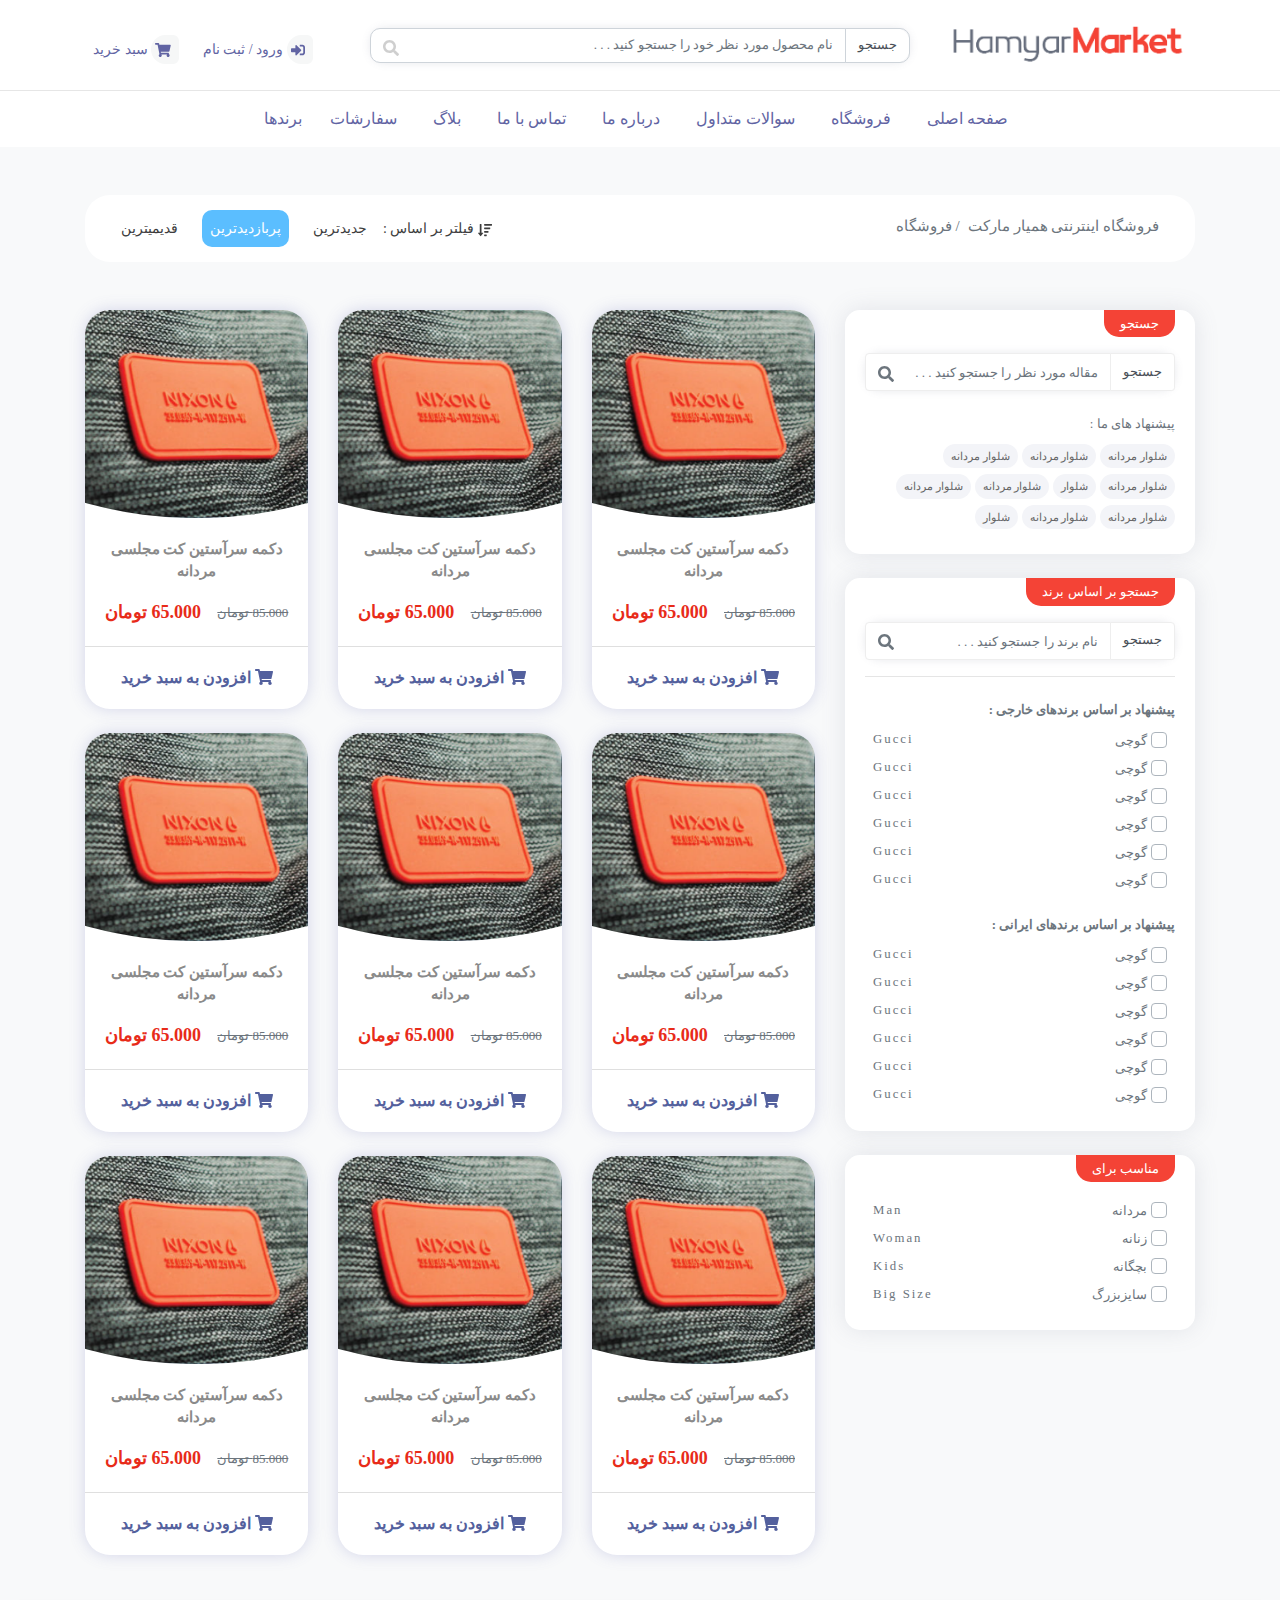
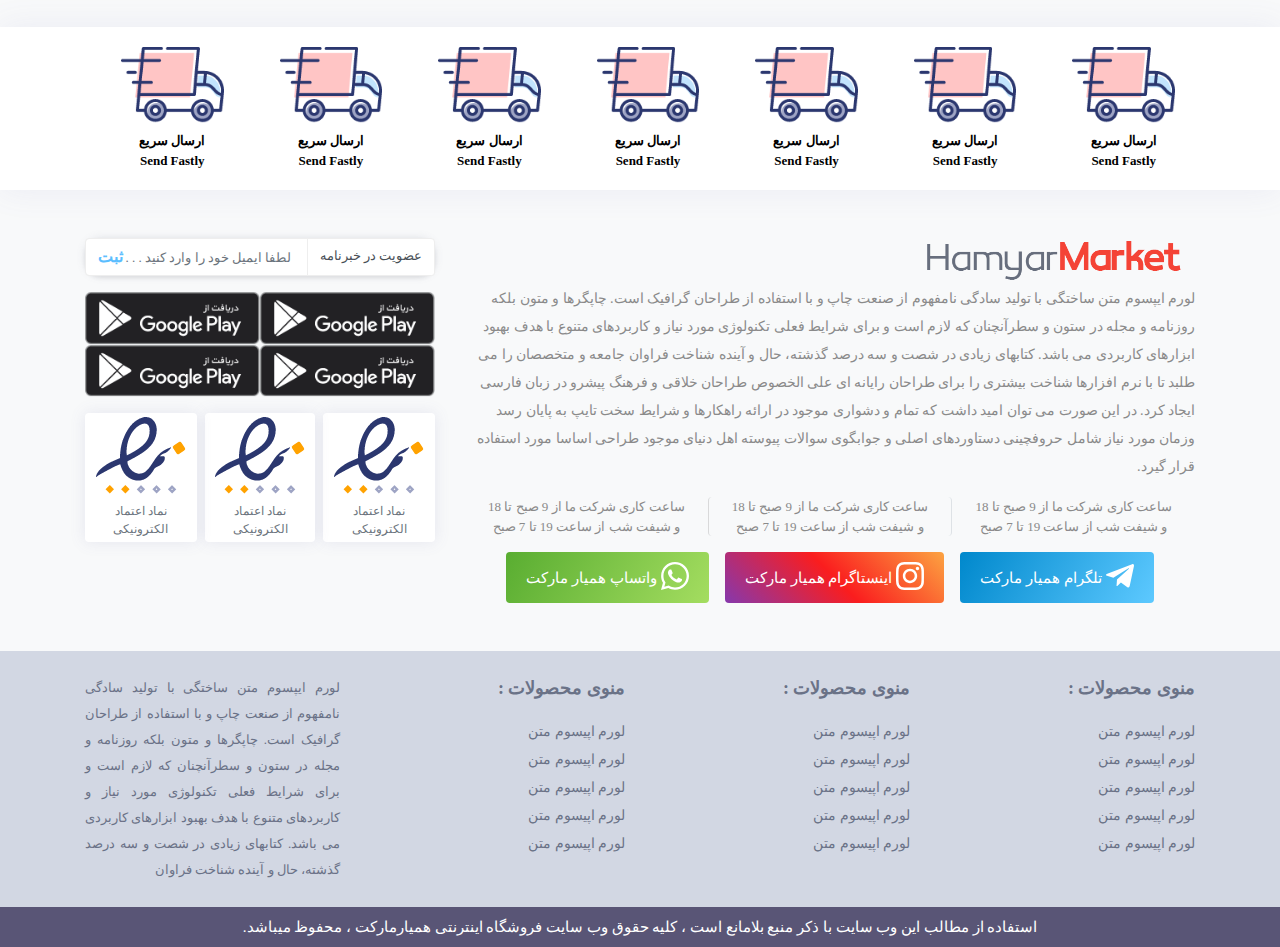
<file: code/Shop.html>
<!DOCTYPE html>
<html lang="en">
<head>
    <meta charset="UTF-8">
    <meta name="viewport" content="width=device-width, initial-scale=1.0">
    <meta http-equiv="X-UA-Compatible" content="ie=edge">
    <link rel="stylesheet" href="css/style.css" type="text/css">
    <link rel="stylesheet" href="css/bootstrap.min.css" type="text/css">
    <link rel="stylesheet" href="css/bootstrap-rtl.css" type="text/css">
    <link rel="stylesheet" href="css/hover-min.css" type="text/css">
    <link rel="stylesheet" href="css/all.min.css" type="text/css">
    <link rel="stylesheet" href="css/slick.css" type="text/css">
    <link rel="stylesheet" href="css/slick-theme.css" type="text/css">
    <title>Shop</title>
</head>
<body class="bg-light">
    <!-- Start Header -->

    <!-- Start Header Top -->
    <header>
        <div class="header-top bg-white py-4">
            <div class="container">
                <div class="row align-items-center">
                    <div class="col-12 col-lg-3 text-center text-lg-right">
                        <h3 class="mb-0">
                            <a href="#"> <img src="img/Group 1.png" class="img-fluid" alt="logo"> </a>
                        </h3>
                    </div>
                    <div class="col-12 col-lg-6">
                        <form class="search-box my-2 my-lg-0">
                            <div class="input-group">
                                <div class="input-group-prepend">
                                    <div class="input-group-text bg-transparent">
                                        <small> جستجو </small>
                                    </div>
                                </div>
                                <input type="text" class="form-control" placeholder="نام محصول مورد نظر خود را جستجو کنید . . . ">
                            </div>
                            <button class="btn position-absolute"> <i class="fas fa-search"></i> </button>
                        </form>
                    </div>
                    <div class="col-12 col-lg-3 d-flex justify-content-center justify-content-lg-end register mt-md-2">
                        <a href="#" class="ml-3 py-1 px-2"> <i class="fas fa-sign-in-alt align-middle ml-1"></i> ورود / ثبت نام </a>
                        <a href="#" class="py-1 px-2"> <i class="fas fa-shopping-cart align-middle ml-1"></i> سبد خرید </a>
                    </div>
                </div>
            </div>
        </div>
         <!-- End Header Top -->

        <!-- Start Menu -->
        <div class="header-bottom bg-white">
            <div class="container">
                <nav class="navbar navbar-expand-lg navbar-light">
                    <button class="navbar-toggler" data-toggle="collapse" data-target="#navbar-top">
                        <span class="navbar-toggler-icon"></span>
                    </button>
                    <div class="navbar-collapse collapse justify-content-center" id="navbar-top">
                        <ul class="navbar-nav text-center pr-0 navbar-top">
                            <li class="nav-item ml-1"> <a href="#" class="nav-link px-3"> صفحه اصلی </a> </li>
                            <li class="nav-item ml-1"> <a href="#" class="nav-link px-3"> فروشگاه </a> </li>
                            <li class="nav-item ml-1"> <a href="#" class="nav-link px-3"> سوالات متداول </a> </li>
                            <li class="nav-item ml-1"> <a href="#" class="nav-link px-3"> درباره ما </a> </li>
                            <li class="nav-item ml-1"> <a href="#" class="nav-link px-3"> تماس با ما </a> </li>
                            <li class="nav-item ml-1"> <a href="#" class="nav-link px-3"> بلاگ </a> </li>
                            <li class="nav-item ml-1"> <a href="#" class="nav-link px-3"> سفارشات </a> </li>
                            <li class="nav-item"> <a href="#" class="nav-link"> برندها </a> </li>
                        </ul>
                    </div>
                </nav>
            </div>
        </div>
    </header>
        <!-- End Menu -->

        <!-- End Header -->

        <!-- Start Main -->
        <main>
            <div class="container my-5">
                <div class="row">
                    <div class="col-12 mb-5">
                        <div class="card border-0" style="border-radius: 25px;">
                            <div class="card-body py-2 d-flex flex-column flex-lg-row justify-content-between align-items-center">
                                <div class="breadcrumb breadcrumb1 bg-transparent pb-0">
                                    <a href="index.html" class="breadcrumb-item"> فروشگاه اینترنتی همیار مارکت </a>
                                    <a href="#" class="breadcrumb-item"> فروشگاه </a>
                                </div>
                                <div>
                                    <ul class="nav pr-0 d-flex align-items-center fliter">
                                        <li class="nav-item my-0 ml-lg-0">
                                            <i class="fas fa-sort-amount-down align-middle"></i>
                                            فیلتر بر اساس :
                                        </li>
                                        <li class="nav-item">
                                            <a href="#" class="nav-link px-2 mx-2"> جدیدترین </a>
                                        </li>
                                        <li class="nav-item">
                                            <a href="#" class="nav-link px-2 active mx-2"> پربازدیدترین </a>
                                        </li>
                                        <li class="nav-item">
                                            <a href="#" class="nav-link px-2 mx-2"> قدیمیترین </a>
                                        </li>
                                    </ul>
                                </div>
                            </div>
                        </div>
                    </div>
                    <div class="col-12 col-lg-4 mb-4">
                        <div class="card border-0 side-box">
                            <div class="card-body pt-0">
                                <p class="px-3 py-1"> جستجو </p>
                                <form action="" class="link-dl mt-3 mt-lg-0">
                                    <div class="input-group">
                                        <div class="input-group-prepend">
                                            <div class="input-group-text bg-white">
                                                <small> جستجو </small>
                                            </div>
                                        </div>
                                        <input type="text" class="form-control" placeholder="مقاله مورد نظر را جستجو کنید . . .">
                                    </div>
                                    <button class="btn position-absolute text-muted">
                                        <i class="fas fa-search align-middle"></i>
                                    </button>
                                </form>
                                <small class="text-muted mt-4 d-block mb-2"> پیشنهاد های ما : </small>
                                <div class="pishnehad">
                                    <a href="#" class="px-2 py-1"> شلوار مردانه </a>
                                    <a href="#" class="px-2 py-1"> شلوار مردانه </a>
                                    <a href="#" class="px-2 py-1"> شلوار مردانه </a>
                                    <a href="#" class="px-2 py-1"> شلوار مردانه </a>
                                    <a href="#" class="px-2 py-1"> شلوار </a>
                                    <a href="#" class="px-2 py-1"> شلوار مردانه </a>
                                    <a href="#" class="px-2 py-1"> شلوار مردانه </a>
                                    <a href="#" class="px-2 py-1"> شلوار مردانه </a>
                                    <a href="#" class="px-2 py-1"> شلوار مردانه </a>
                                    <a href="#" class="px-2 py-1"> شلوار </a>
                                </div>
                            </div>
                        </div>
                        <div class="card border-0 my-4 side-box">
                            <div class="card-body pt-0">
                                <p class="px-3 py-1"> جستجو بر اساس برند </p>
                                <form action="" class="link-dl mt-3 mt-lg-0">
                                    <div class="input-group">
                                        <div class="input-group-prepend">
                                            <div class="input-group-text bg-white">
                                                <small> جستجو </small>
                                            </div>
                                        </div>
                                        <input type="text" class="form-control" placeholder="نام برند را جستجو کنید . . .">
                                    </div>
                                    <button class="btn position-absolute text-muted">
                                        <i class="fas fa-search align-middle"></i>
                                    </button>
                                </form>
                                <hr>
                                <small class="text-muted mt-4 d-block mb-2" style="font-weight: 700;">
                                     پیشنهاد بر اساس برندهای خارجی : 
                                </small>
                                <div>
                                    <div class="d-flex justify-content-between align-items-center mb-1 px-2 fliter2">
                                        <div class="custom-control custom-checkbox pr-0">
                                            <input type="checkbox" class="custom-control-input" id="cucheck1">
                                            <label class="custom-control-label" for="cucheck1"></label> 
                                            <small class="mr-3 text-muted"> گوچی </small> 
                                        </div>
                                        <small class="text-muted" style="font-weight: 300;letter-spacing: 2px;"> Gucci </small>
                                    </div>
                                    <div class="d-flex justify-content-between align-items-center mb-1 px-2 fliter2">
                                        <div class="custom-control custom-checkbox pr-0">
                                            <input type="checkbox" class="custom-control-input" id="cucheck2">
                                            <label class="custom-control-label" for="cucheck2"></label> 
                                            <small class="mr-3 text-muted"> گوچی </small> 
                                        </div>
                                        <small class="text-muted" style="font-weight: 300;letter-spacing: 2px;"> Gucci </small>
                                    </div>
                                    <div class="d-flex justify-content-between align-items-center mb-1 px-2 fliter2">
                                        <div class="custom-control custom-checkbox pr-0">
                                            <input type="checkbox" class="custom-control-input" id="cucheck3">
                                            <label class="custom-control-label" for="cucheck3"></label> 
                                            <small class="mr-3 text-muted"> گوچی </small> 
                                        </div>
                                        <small class="text-muted" style="font-weight: 300;letter-spacing: 2px;"> Gucci </small>
                                    </div>
                                    <div class="d-flex justify-content-between align-items-center mb-1 px-2 fliter2">
                                        <div class="custom-control custom-checkbox pr-0">
                                            <input type="checkbox" class="custom-control-input" id="cucheck4">
                                            <label class="custom-control-label" for="cucheck4"></label> 
                                            <small class="mr-3 text-muted"> گوچی </small> 
                                        </div>
                                        <small class="text-muted" style="font-weight: 300;letter-spacing: 2px;"> Gucci </small>
                                    </div>
                                    <div class="d-flex justify-content-between align-items-center mb-1 px-2 fliter2">
                                        <div class="custom-control custom-checkbox pr-0">
                                            <input type="checkbox" class="custom-control-input" id="cucheck5">
                                            <label class="custom-control-label" for="cucheck5"></label> 
                                            <small class="mr-3 text-muted"> گوچی </small> 
                                        </div>
                                        <small class="text-muted" style="font-weight: 300;letter-spacing: 2px;"> Gucci </small>
                                    </div>
                                    <div class="d-flex justify-content-between align-items-center mb-1 px-2 fliter2">
                                        <div class="custom-control custom-checkbox pr-0">
                                            <input type="checkbox" class="custom-control-input" id="cucheck6">
                                            <label class="custom-control-label" for="cucheck6"></label> 
                                            <small class="mr-3 text-muted"> گوچی </small> 
                                        </div>
                                        <small class="text-muted" style="font-weight: 300;letter-spacing: 2px;"> Gucci </small>
                                    </div>
                                </div>
                                <small class="text-muted mt-4 d-block mb-2" style="font-weight: 700;">
                                    پیشنهاد بر اساس برندهای ایرانی : 
                               </small>
                               <div>
                                <div class="d-flex justify-content-between align-items-center mb-1 px-2 fliter2">
                                    <div class="custom-control custom-checkbox pr-0">
                                        <input type="checkbox" class="custom-control-input" id="cucheck7">
                                        <label class="custom-control-label" for="cucheck7"></label> 
                                        <small class="mr-3 text-muted"> گوچی </small> 
                                    </div>
                                    <small class="text-muted" style="font-weight: 300;letter-spacing: 2px;"> Gucci </small>
                                </div>
                                <div class="d-flex justify-content-between align-items-center mb-1 px-2 fliter2">
                                    <div class="custom-control custom-checkbox pr-0">
                                        <input type="checkbox" class="custom-control-input" id="cucheck8">
                                        <label class="custom-control-label" for="cucheck8"></label> 
                                        <small class="mr-3 text-muted"> گوچی </small> 
                                    </div>
                                    <small class="text-muted" style="font-weight: 300;letter-spacing: 2px;"> Gucci </small>
                                </div>
                                <div class="d-flex justify-content-between align-items-center mb-1 px-2 fliter2">
                                    <div class="custom-control custom-checkbox pr-0">
                                        <input type="checkbox" class="custom-control-input" id="cucheck9">
                                        <label class="custom-control-label" for="cucheck9"></label> 
                                        <small class="mr-3 text-muted"> گوچی </small> 
                                    </div>
                                    <small class="text-muted" style="font-weight: 300;letter-spacing: 2px;"> Gucci </small>
                                </div>
                                <div class="d-flex justify-content-between align-items-center mb-1 px-2 fliter2">
                                    <div class="custom-control custom-checkbox pr-0">
                                        <input type="checkbox" class="custom-control-input" id="cucheck10">
                                        <label class="custom-control-label" for="cucheck10"></label> 
                                        <small class="mr-3 text-muted"> گوچی </small> 
                                    </div>
                                    <small class="text-muted" style="font-weight: 300;letter-spacing: 2px;"> Gucci </small>
                                </div>
                                <div class="d-flex justify-content-between align-items-center mb-1 px-2 fliter2">
                                    <div class="custom-control custom-checkbox pr-0">
                                        <input type="checkbox" class="custom-control-input" id="cucheck11">
                                        <label class="custom-control-label" for="cucheck11"></label> 
                                        <small class="mr-3 text-muted"> گوچی </small> 
                                    </div>
                                    <small class="text-muted" style="font-weight: 300;letter-spacing: 2px;"> Gucci </small>
                                </div>
                                <div class="d-flex justify-content-between align-items-center mb-1 px-2 fliter2">
                                    <div class="custom-control custom-checkbox pr-0">
                                        <input type="checkbox" class="custom-control-input" id="cucheck12">
                                        <label class="custom-control-label" for="cucheck12"></label> 
                                        <small class="mr-3 text-muted"> گوچی </small> 
                                    </div>
                                    <small class="text-muted" style="font-weight: 300;letter-spacing: 2px;"> Gucci </small>
                                </div>
                            </div>
                        </div>
                        </div>
                        <div class="card border-0 my-4 side-box">
                            <div class="card-body pt-0">
                                <p class="px-3 py-1"> مناسب برای </p>
                                <div>
                                    <div class="d-flex justify-content-between align-items-center mb-1 px-2 fliter2">
                                        <div class="custom-control custom-checkbox pr-0">
                                            <input type="checkbox" class="custom-control-input" id="cucheck13">
                                            <label class="custom-control-label" for="cucheck13"></label> 
                                            <small class="mr-3 text-muted"> مردانه </small> 
                                        </div>
                                        <small class="text-muted" style="font-weight: 300;letter-spacing: 2px;"> Man </small>
                                    </div>
                                    <div class="d-flex justify-content-between align-items-center mb-1 px-2 fliter2">
                                        <div class="custom-control custom-checkbox pr-0">
                                            <input type="checkbox" class="custom-control-input" id="cucheck14">
                                            <label class="custom-control-label" for="cucheck14"></label> 
                                            <small class="mr-3 text-muted"> زنانه </small> 
                                        </div>
                                        <small class="text-muted" style="font-weight: 300;letter-spacing: 2px;"> Woman </small>
                                    </div>
                                    <div class="d-flex justify-content-between align-items-center mb-1 px-2 fliter2">
                                        <div class="custom-control custom-checkbox pr-0">
                                            <input type="checkbox" class="custom-control-input" id="cucheck15">
                                            <label class="custom-control-label" for="cucheck15"></label> 
                                            <small class="mr-3 text-muted"> بچگانه </small> 
                                        </div>
                                        <small class="text-muted" style="font-weight: 300;letter-spacing: 2px;"> Kids </small>
                                    </div>
                                    <div class="d-flex justify-content-between align-items-center mb-1 px-2 fliter2">
                                        <div class="custom-control custom-checkbox pr-0">
                                            <input type="checkbox" class="custom-control-input" id="cucheck16">
                                            <label class="custom-control-label" for="cucheck16"></label> 
                                            <small class="mr-3 text-muted"> سایزبزرگ </small> 
                                        </div>
                                        <small class="text-muted" style="font-weight: 300;letter-spacing: 2px;"> Big Size </small>
                                    </div>
                                </div>
                        </div>
                        </div>
                    </div>
                    <div class="col-12 col-lg-8 mb-4">
                        <div class="row">
                            <div class="col-12 col-md-6 col-lg-4">
                                <div class="card border-0 card-hover-2">
                                    <div class="card-img-top">
                                        <div class="overlay-card"></div>
                                        <img src="img/Image 25.png" class="img-fluid card-img clip">
                                    </div>
                                    <div class="card-body">
                                        <a href="#" class="d-block text-center" style="font-weight: 900;font-size: 15px;"> دکمه سرآستین کت مجلسی مردانه </a>
                                        <div class="d-flex justify-content-between align-items-center mt-3">
                                            <small class="text-muted"> 85.000 تومان </small>
                                            <p class="mb-0"> 65.000 تومان </p>
                                        </div>
                                    </div>
                                    <div class="card-footer bg-transparent">
                                        <a href="#" class="btn btn-block"> <i class="fas fa-shopping-cart"></i> افزودن به سبد خرید </a>
                                    </div>
                                </div>
                            </div>
                            <div class="col-12 col-md-6 col-lg-4">
                                <div class="card border-0 card-hover-2">
                                    <div class="card-img-top">
                                        <div class="overlay-card"></div>
                                        <img src="img/Image 25.png" class="img-fluid card-img clip">
                                    </div>
                                    <div class="card-body">
                                        <a href="#" class="d-block text-center" style="font-weight: 900;font-size: 15px;"> دکمه سرآستین کت مجلسی مردانه </a>
                                        <div class="d-flex justify-content-between align-items-center mt-3">
                                            <small class="text-muted"> 85.000 تومان </small>
                                            <p class="mb-0"> 65.000 تومان </p>
                                        </div>
                                    </div>
                                    <div class="card-footer bg-transparent">
                                        <a href="#" class="btn btn-block"> <i class="fas fa-shopping-cart"></i> افزودن به سبد خرید </a>
                                    </div>
                                </div>
                            </div>
                            <div class="col-12 col-md-6 col-lg-4">
                                <div class="card border-0 card-hover-2">
                                    <div class="card-img-top">
                                        <div class="overlay-card"></div>
                                        <img src="img/Image 25.png" class="img-fluid card-img clip">
                                    </div>
                                    <div class="card-body">
                                        <a href="#" class="d-block text-center" style="font-weight: 900;font-size: 15px;"> دکمه سرآستین کت مجلسی مردانه </a>
                                        <div class="d-flex justify-content-between align-items-center mt-3">
                                            <small class="text-muted"> 85.000 تومان </small>
                                            <p class="mb-0"> 65.000 تومان </p>
                                        </div>
                                    </div>
                                    <div class="card-footer bg-transparent">
                                        <a href="#" class="btn btn-block"> <i class="fas fa-shopping-cart"></i> افزودن به سبد خرید </a>
                                    </div>
                                </div>
                            </div>
                            <div class="col-12 col-md-6 col-lg-4 mt-4">
                                <div class="card border-0 card-hover-2 ">
                                    <div class="card-img-top">
                                        <div class="overlay-card"></div>
                                        <img src="img/Image 25.png" class="img-fluid card-img clip">
                                    </div>
                                    <div class="card-body">
                                        <a href="#" class="d-block text-center" style="font-weight: 900;font-size: 15px;"> دکمه سرآستین کت مجلسی مردانه </a>
                                        <div class="d-flex justify-content-between align-items-center mt-3">
                                            <small class="text-muted"> 85.000 تومان </small>
                                            <p class="mb-0"> 65.000 تومان </p>
                                        </div>
                                    </div>
                                    <div class="card-footer bg-transparent">
                                        <a href="#" class="btn btn-block"> <i class="fas fa-shopping-cart"></i> افزودن به سبد خرید </a>
                                    </div>
                                </div>
                            </div>
                            <div class="col-12 col-md-6 col-lg-4 mt-4">
                                <div class="card border-0 card-hover-2 ">
                                    <div class="card-img-top">
                                        <div class="overlay-card"></div>
                                        <img src="img/Image 25.png" class="img-fluid card-img clip">
                                    </div>
                                    <div class="card-body">
                                        <a href="#" class="d-block text-center" style="font-weight: 900;font-size: 15px;"> دکمه سرآستین کت مجلسی مردانه </a>
                                        <div class="d-flex justify-content-between align-items-center mt-3">
                                            <small class="text-muted"> 85.000 تومان </small>
                                            <p class="mb-0"> 65.000 تومان </p>
                                        </div>
                                    </div>
                                    <div class="card-footer bg-transparent">
                                        <a href="#" class="btn btn-block"> <i class="fas fa-shopping-cart"></i> افزودن به سبد خرید </a>
                                    </div>
                                </div>
                            </div>
                            <div class="col-12 col-md-6 col-lg-4 mt-4">
                                <div class="card border-0 card-hover-2 ">
                                    <div class="card-img-top">
                                        <div class="overlay-card"></div>
                                        <img src="img/Image 25.png" class="img-fluid card-img clip">
                                    </div>
                                    <div class="card-body">
                                        <a href="#" class="d-block text-center" style="font-weight: 900;font-size: 15px;"> دکمه سرآستین کت مجلسی مردانه </a>
                                        <div class="d-flex justify-content-between align-items-center mt-3">
                                            <small class="text-muted"> 85.000 تومان </small>
                                            <p class="mb-0"> 65.000 تومان </p>
                                        </div>
                                    </div>
                                    <div class="card-footer bg-transparent">
                                        <a href="#" class="btn btn-block"> <i class="fas fa-shopping-cart"></i> افزودن به سبد خرید </a>
                                    </div>
                                </div>
                            </div>
                            <div class="col-12 col-md-6 col-lg-4 mt-4">
                                <div class="card border-0 card-hover-2 ">
                                    <div class="card-img-top">
                                        <div class="overlay-card"></div>
                                        <img src="img/Image 25.png" class="img-fluid card-img clip">
                                    </div>
                                    <div class="card-body">
                                        <a href="#" class="d-block text-center" style="font-weight: 900;font-size: 15px;"> دکمه سرآستین کت مجلسی مردانه </a>
                                        <div class="d-flex justify-content-between align-items-center mt-3">
                                            <small class="text-muted"> 85.000 تومان </small>
                                            <p class="mb-0"> 65.000 تومان </p>
                                        </div>
                                    </div>
                                    <div class="card-footer bg-transparent">
                                        <a href="#" class="btn btn-block"> <i class="fas fa-shopping-cart"></i> افزودن به سبد خرید </a>
                                    </div>
                                </div>
                            </div>
                            <div class="col-12 col-md-6 col-lg-4 mt-4">
                                <div class="card border-0 card-hover-2 ">
                                    <div class="card-img-top">
                                        <div class="overlay-card"></div>
                                        <img src="img/Image 25.png" class="img-fluid card-img clip">
                                    </div>
                                    <div class="card-body">
                                        <a href="#" class="d-block text-center" style="font-weight: 900;font-size: 15px;"> دکمه سرآستین کت مجلسی مردانه </a>
                                        <div class="d-flex justify-content-between align-items-center mt-3">
                                            <small class="text-muted"> 85.000 تومان </small>
                                            <p class="mb-0"> 65.000 تومان </p>
                                        </div>
                                    </div>
                                    <div class="card-footer bg-transparent">
                                        <a href="#" class="btn btn-block"> <i class="fas fa-shopping-cart"></i> افزودن به سبد خرید </a>
                                    </div>
                                </div>
                            </div>
                            <div class="col-12 col-md-6 col-lg-4 mt-4">
                                <div class="card border-0 card-hover-2 ">
                                    <div class="card-img-top">
                                        <div class="overlay-card"></div>
                                        <img src="img/Image 25.png" class="img-fluid card-img clip">
                                    </div>
                                    <div class="card-body">
                                        <a href="#" class="d-block text-center" style="font-weight: 900;font-size: 15px;"> دکمه سرآستین کت مجلسی مردانه </a>
                                        <div class="d-flex justify-content-between align-items-center mt-3">
                                            <small class="text-muted"> 85.000 تومان </small>
                                            <p class="mb-0"> 65.000 تومان </p>
                                        </div>
                                    </div>
                                    <div class="card-footer bg-transparent">
                                        <a href="#" class="btn btn-block"> <i class="fas fa-shopping-cart"></i> افزودن به سبد خرید </a>
                                    </div>
                                </div>
                            </div>
                        </div>
                    </div>
                </div>
            </div>
        </main>
            <div class="bg-white delivery">
                <div class="container">
                    <div class="row">
                        <div class="col-12 d-flex flex-column align-items-center flex-lg-row">
                            <a href="#" class="flex-grow-1">
                                <div class="card border-0 ml-lg-3">
                                    <div class="card-body">
                                        <img src="img/delivery-truck.png" class="img-fluid d-block mx-auto" alt="send_delivery">
                                        <strong class="d-block text-center mt-2"> ارسال سریع </strong>
                                        <strong class="d-block text-center"> Send Fastly </strong>
                                    </div>
                                </div>
                            </a>
                            <a href="#" class="flex-grow-1">
                                <div class="card border-0 ml-lg-3">
                                    <div class="card-body">
                                        <img src="img/delivery-truck.png" class="img-fluid d-block mx-auto" alt="send_delivery">
                                        <strong class="d-block text-center mt-2"> ارسال سریع </strong>
                                        <strong class="d-block text-center"> Send Fastly </strong>
                                    </div>
                                </div>
                            </a>
                            <a href="#" class="flex-grow-1">
                                <div class="card border-0 ml-lg-3">
                                    <div class="card-body">
                                        <img src="img/delivery-truck.png" class="img-fluid d-block mx-auto" alt="send_delivery">
                                        <strong class="d-block text-center mt-2"> ارسال سریع </strong>
                                        <strong class="d-block text-center"> Send Fastly </strong>
                                    </div>
                                </div>
                            </a>
                            <a href="#" class="flex-grow-1">
                                <div class="card border-0 ml-lg-3">
                                    <div class="card-body">
                                        <img src="img/delivery-truck.png" class="img-fluid d-block mx-auto" alt="send_delivery">
                                        <strong class="d-block text-center mt-2"> ارسال سریع </strong>
                                        <strong class="d-block text-center"> Send Fastly </strong>
                                    </div>
                                </div>
                            </a>
                            <a href="#" class="flex-grow-1">
                                <div class="card border-0 ml-lg-3">
                                    <div class="card-body">
                                        <img src="img/delivery-truck.png" class="img-fluid d-block mx-auto" alt="send_delivery">
                                        <strong class="d-block text-center mt-2"> ارسال سریع </strong>
                                        <strong class="d-block text-center"> Send Fastly </strong>
                                    </div>
                                </div>
                            </a>
                            <a href="#" class="flex-grow-1">
                                <div class="card border-0 ml-lg-3">
                                    <div class="card-body">
                                        <img src="img/delivery-truck.png" class="img-fluid d-block mx-auto" alt="send_delivery">
                                        <strong class="d-block text-center mt-2"> ارسال سریع </strong>
                                        <strong class="d-block text-center"> Send Fastly </strong>
                                    </div>
                                </div>
                            </a>
                            <a href="#" class="flex-grow-1">
                                <div class="card border-0 ml-lg-3">
                                    <div class="card-body">
                                        <img src="img/delivery-truck.png" class="img-fluid d-block mx-auto" alt="send_delivery">
                                        <strong class="d-block text-center mt-2"> ارسال سریع </strong>
                                        <strong class="d-block text-center"> Send Fastly </strong>
                                    </div>
                                </div>
                            </a>
                        </div>
                    </div>
                </div>
            </div>
            <div class="container mt-5">
                <div class="row">
                    <div class="col-12 col-lg-8 contacting">
                        <img src="img/Group 1.png" class="img-fluid d-block" alt="hamyarmarket">
                        <p>
                            لورم ایپسوم متن ساختگی با تولید سادگی نامفهوم از صنعت چاپ و با استفاده از طراحان گرافیک است.
                             چاپگرها و متون بلکه روزنامه و مجله در ستون و سطرآنچنان که لازم است و برای شرایط 
                             فعلی تکنولوژی مورد نیاز و کاربردهای متنوع 
                             با هدف بهبود ابزارهای کاربردی می باشد. کتابهای زیادی در شصت و سه درصد گذشته، حال و آینده شناخت فراوان جامعه 
                             و متخصصان را می طلبد تا با نرم افزارها شناخت بیشتری را برای طراحان رایانه ای علی الخصوص طراحان خلاقی 
                             و فرهنگ پیشرو در زبان فارسی ایجاد کرد. در این صورت می توان امید داشت که تمام و دشواری موجود در ارائه راهکارها 
                             و شرایط سخت تایپ به پایان رسد 
                             وزمان مورد نیاز شامل حروفچینی دستاوردهای اصلی و جوابگوی سوالات پیوسته اهل 
                             دنیای موجود طراحی اساسا مورد استفاده قرار گیرد.
                         </p>
                         <div class="d-flex flex-column flex-lg-row">
                            <div class="card border-0 bg-transparent flex-grow-1">
                                <small class="text-muted d-block"> ساعت کاری شرکت ما از 9 صبح تا 18 </small>
                                <small class="text-muted d-block"> و شیفت شب از ساعت 19 تا 7 صبح  </small>
                            </div>
                            <div class="card bg-transparent flex-grow-1 border-right border-bottom-0 my-3 my-lg-0 border-top-0">
                                <small class="text-muted d-block"> ساعت کاری شرکت ما از 9 صبح تا 18 </small>
                                <small class="text-muted d-block"> و شیفت شب از ساعت 19 تا 7 صبح  </small>
                            </div>
                            <div class="card border-0 bg-transparent flex-grow-1">
                                <small class="text-muted d-block"> ساعت کاری شرکت ما از 9 صبح تا 18 </small>
                                <small class="text-muted d-block"> و شیفت شب از ساعت 19 تا 7 صبح  </small>
                            </div>
                         </div>
                         <div class="d-flex flex-column flex-lg-row align-items-center justify-content-center mt-3">
                            <a href="#" class="text-white">
                                <div class="card border-0 massengers1">
                                    <div class="card-body d-flex align-items-center py-2">
                                        <span class="text-white"><i class="fab fa-telegram-plane fa-2x"></i> </span>
                                        <p class="mb-0 mr-1 text-white" style="font-size: 15px;"> تلگرام همیار مارکت </p>
                                    </div>
                                </div>
                            </a>
                            <a href="#" class="text-white">
                                <div class="card border-0 massengers2 mx-lg-3 my-3 my-lg-0">
                                    <div class="card-body d-flex align-items-center py-2">
                                        <span class="text-white"><i class="fab fa-instagram fa-2x"></i> </span>
                                        <p class="mb-0 mr-1 text-white" style="font-size: 15px;"> اینستاگرام همیار مارکت </p>
                                    </div>
                                </div>
                            </a>
                            <a href="#" class="text-white">
                                <div class="card border-0 massengers3">
                                    <div class="card-body d-flex align-items-center py-2">
                                        <span class="text-white"><i class="fab fa-whatsapp fa-2x"></i> </span>
                                        <p class="mb-0 mr-1 text-white" style="font-size: 15px;"> واتساپ همیار مارکت </p>
                                    </div>
                                </div>
                            </a>
                      </div>
                    </div>
                    <div class="col-12 col-lg-4">
                        <form class="link-dl shadow-sm mt-3 mt-lg-0">
                            <div class="input-group">
                                <div class="input-group-prepend">
                                    <div class="input-group-text bg-white">
                                        <small> عضویت در خبرنامه </small>
                                    </div>
                                </div>
                                <input type="text" class="form-control" placeholder=" لطفا ایمیل خود را وارد کنید . . . ">
                            </div>
                            <button class="btn position-absolute"> ثبت </button>
                        </form>
                        <div class="d-flex my-3">
                            <div>
                                <img src="img/_2973266085536.png" class="img-fluid" alt="googleplay">
                                <img src="img/_2973266085536.png" class="img-fluid" alt="googleplay">
                            </div>
                            <div>
                                <img src="img/_2973266085536.png" class="img-fluid" alt="googleplay">
                                <img src="img/_2973266085536.png" class="img-fluid" alt="googleplay">
                            </div>
                        </div>
                        <div class="d-flex flex-column flex-lg-row justify-content-center">
                            <a href="#" class="flex-grow-1">
                                <div class="card border-0 enamad">
                                    <div class="card-body p-1">
                                        <img src="img/Group 706.png" class="img-fluid d-block mx-auto" alt="logoenamad">
                                        <small class="text-center text-muted mt-2 d-block"> نماد اعتماد الکترونیکی </small>  
                                    </div>
                                </div>
                            </a>
                            <a href="#" class="flex-grow-1">
                                <div class="card border-0 enamad my-3 mx-lg-2 my-lg-0">
                                    <div class="card-body p-1">
                                        <img src="img/Group 706.png" class="img-fluid d-block mx-auto" alt="logoenamad">
                                        <small class="text-center text-muted mt-2 d-block"> نماد اعتماد الکترونیکی </small class="text-center text-muted mt-2 d-block">  
                                    </div>
                                </div>
                            </a>
                            <a href="#" class="flex-grow-1">
                                <div class="card border-0 enamad">
                                    <div class="card-body p-1">
                                        <img src="img/Group 706.png" class="img-fluid d-block mx-auto" alt="logoenamad">
                                        <small class="text-center text-muted mt-2 d-block"> نماد اعتماد الکترونیکی </small class="text-center text-muted mt-2 d-block">  
                                    </div>
                                </div>
                            </a>
                        </div>
                    </div>
                </div>
            </div>
        </main>
        <!-- End Main -->

        <!-- Start Footer -->
        <footer class="mt-5">
            <div class="footer-top text-center text-lg-right py-4">
                <div class="container">
                    <div class="row">
                        <div class="col-12 col-lg-3">
                            <p> منوی محصولات : </p>
                            <a href="#" class="d-block"> لورم اپیسوم متن   </a>
                            <a href="#" class="d-block"> لورم اپیسوم متن   </a>
                            <a href="#" class="d-block"> لورم اپیسوم متن   </a>
                            <a href="#" class="d-block"> لورم اپیسوم متن   </a>
                            <a href="#" class="d-block"> لورم اپیسوم متن   </a>
                        </div>
                        <div class="col-12 col-lg-3">
                            <p> منوی محصولات : </p>
                            <a href="#" class="d-block"> لورم اپیسوم متن   </a>
                            <a href="#" class="d-block"> لورم اپیسوم متن   </a>
                            <a href="#" class="d-block"> لورم اپیسوم متن   </a>
                            <a href="#" class="d-block"> لورم اپیسوم متن   </a>
                            <a href="#" class="d-block"> لورم اپیسوم متن   </a>
                        </div>
                        <div class="col-12 col-lg-3">
                            <p> منوی محصولات : </p>
                            <a href="#" class="d-block"> لورم اپیسوم متن   </a>
                            <a href="#" class="d-block"> لورم اپیسوم متن   </a>
                            <a href="#" class="d-block"> لورم اپیسوم متن   </a>
                            <a href="#" class="d-block"> لورم اپیسوم متن   </a>
                            <a href="#" class="d-block"> لورم اپیسوم متن   </a>
                        </div>
                        <div class="col-12 col-lg-3">
                            <p class="mb-0 text-justify p-akhari">
                                لورم ایپسوم متن ساختگی با تولید سادگی نامفهوم از صنعت چاپ و با 
                                استفاده از طراحان گرافیک است. چاپگرها و متون بلکه روزنامه و مجله
                                 در ستون و سطرآنچنان که لازم است و برای شرایط فعلی تکنولوژی مورد
                                 نیاز و کاربردهای متنوع با هدف بهبود ابزارهای کاربردی می باشد. 
                                کتابهای زیادی در شصت و سه درصد گذشته، حال و آینده شناخت فراوان
                            </p>
                        </div>
                    </div>
                </div>
            </div>
            <div class="footer-bottom text-center py-2">
                <small>
                    استفاده از مطالب این وب سایت با ذکر منبع بلامانع است ، 
                    کلیه حقوق وب سایت فروشگاه اینترنتی همیارمارکت ، محفوظ میباشد. 
                </small>
            </div>
        </footer>

        <!-- End Footer -->

    
</body>
<script src="js/jquery-3.4.1.min.js"></script>
<script src="js/popper.min.js"></script>
<script src="js/bootstrap.min.js"></script>
<script src="js/slick.min.js"></script>
<script src="js/all.min.js"></script>
<script src="js/main.js"></script>
</html>
</file>
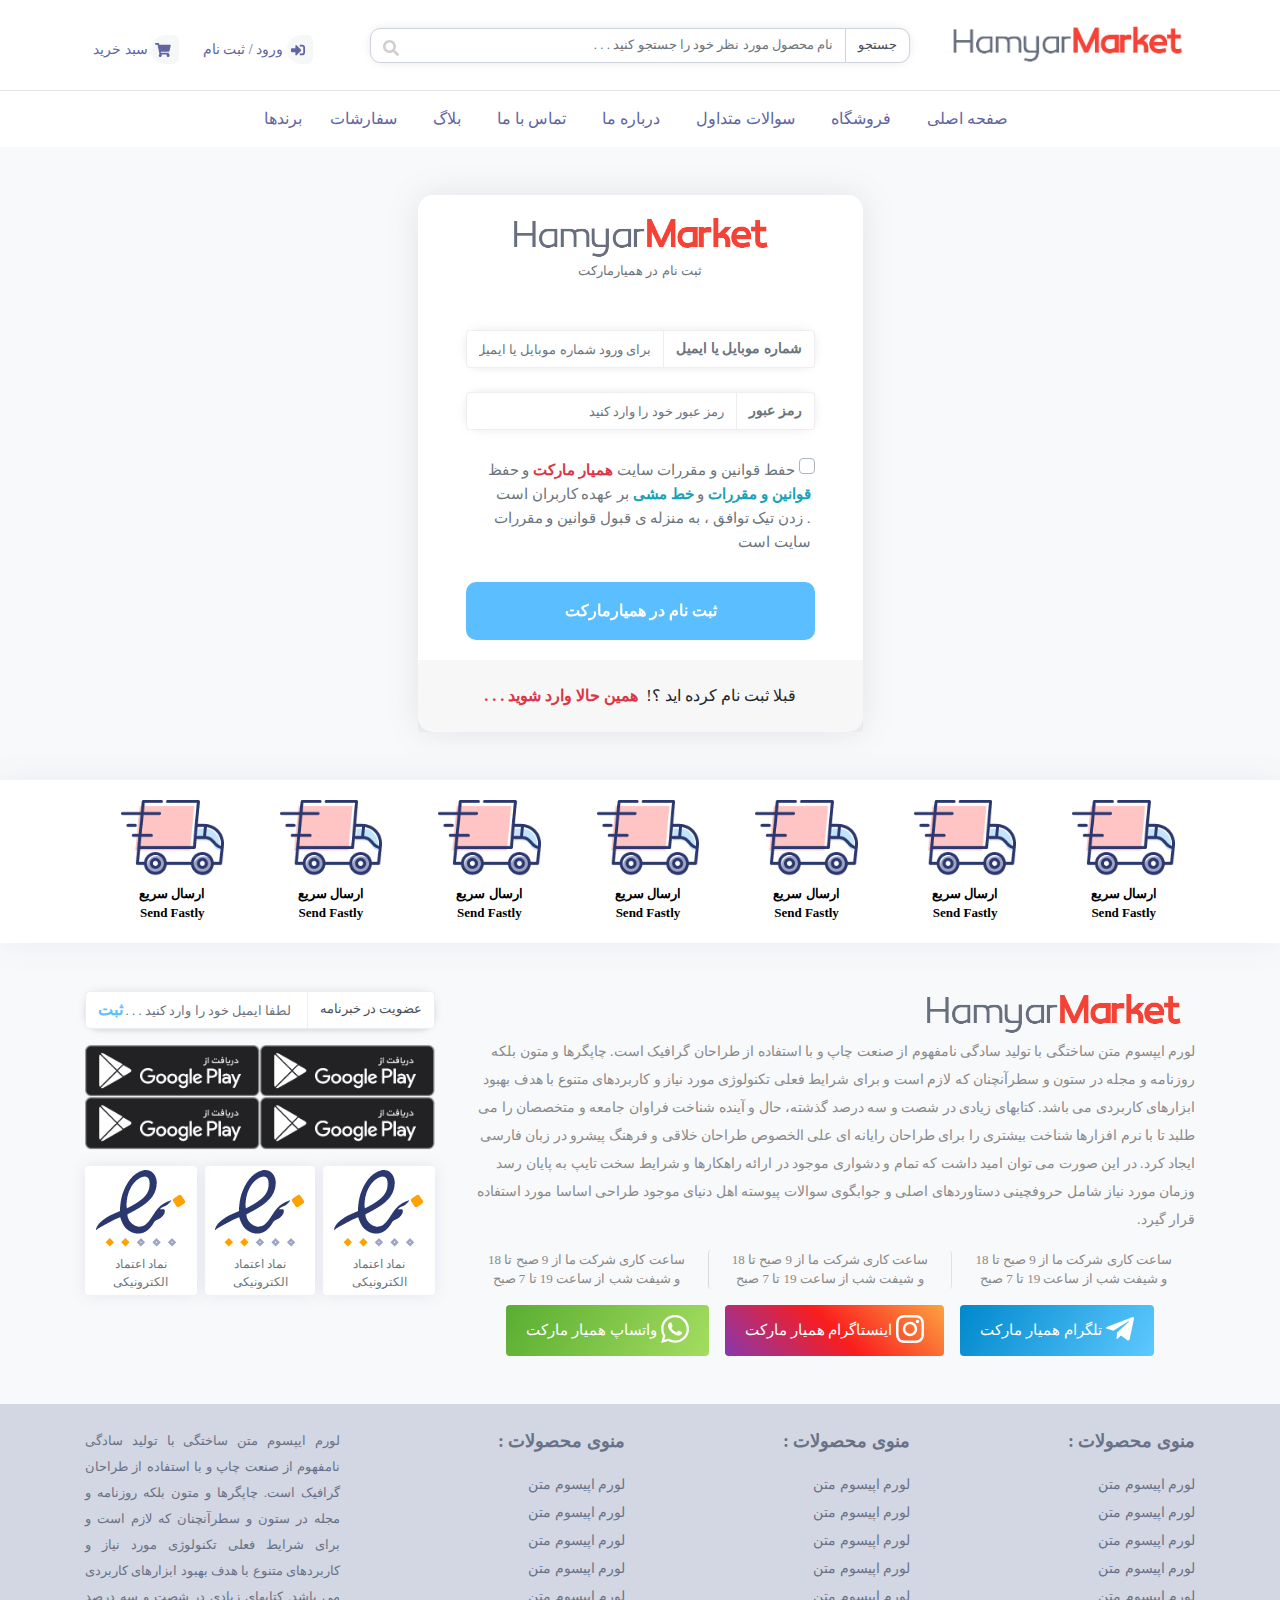
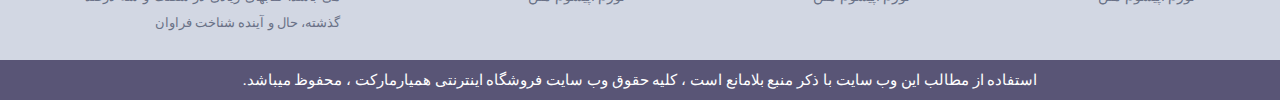
<file: code/Singup.html>
<!DOCTYPE html>
<html lang="en">
<head>
    <meta charset="UTF-8">
    <meta name="viewport" content="width=device-width, initial-scale=1.0">
    <meta http-equiv="X-UA-Compatible" content="ie=edge">
    <link rel="stylesheet" href="css/style.css" type="text/css">
    <link rel="stylesheet" href="css/bootstrap.min.css" type="text/css">
    <link rel="stylesheet" href="css/bootstrap-rtl.css" type="text/css">
    <link rel="stylesheet" href="css/hover-min.css" type="text/css">
    <link rel="stylesheet" href="css/all.min.css" type="text/css">
    <link rel="stylesheet" href="css/slick.css" type="text/css">
    <link rel="stylesheet" href="css/slick-theme.css" type="text/css">
    <title>Singup</title>
</head>
<body class="bg-light">
    <!-- Start Header -->

    <!-- Start Header Top -->
    <header>
        <div class="header-top bg-white py-4">
            <div class="container">
                <div class="row align-items-center">
                    <div class="col-12 col-lg-3 text-center text-lg-right">
                        <h3 class="mb-0">
                            <a href="#"> <img src="img/Group 1.png" class="img-fluid" alt="logo"> </a>
                        </h3>
                    </div>
                    <div class="col-12 col-lg-6">
                        <form class="search-box my-2 my-lg-0">
                            <div class="input-group">
                                <div class="input-group-prepend">
                                    <div class="input-group-text bg-transparent">
                                        <small> جستجو </small>
                                    </div>
                                </div>
                                <input type="text" class="form-control" placeholder="نام محصول مورد نظر خود را جستجو کنید . . . ">
                            </div>
                            <button class="btn position-absolute"> <i class="fas fa-search"></i> </button>
                        </form>
                    </div>
                    <div class="col-12 col-lg-3 d-flex justify-content-center justify-content-lg-end register mt-md-2">
                        <a href="#" class="ml-3 py-1 px-2"> <i class="fas fa-sign-in-alt align-middle ml-1"></i> ورود / ثبت نام </a>
                        <a href="#" class="py-1 px-2"> <i class="fas fa-shopping-cart align-middle ml-1"></i> سبد خرید </a>
                    </div>
                </div>
            </div>
        </div>
         <!-- End Header Top -->

        <!-- Start Menu -->
        <div class="header-bottom bg-white">
            <div class="container">
                <nav class="navbar navbar-expand-lg navbar-light">
                    <button class="navbar-toggler" data-toggle="collapse" data-target="#navbar-top">
                        <span class="navbar-toggler-icon"></span>
                    </button>
                    <div class="navbar-collapse collapse justify-content-center" id="navbar-top">
                        <ul class="navbar-nav text-center pr-0 navbar-top">
                            <li class="nav-item ml-1"> <a href="#" class="nav-link px-3"> صفحه اصلی </a> </li>
                            <li class="nav-item ml-1"> <a href="#" class="nav-link px-3"> فروشگاه </a> </li>
                            <li class="nav-item ml-1"> <a href="#" class="nav-link px-3"> سوالات متداول </a> </li>
                            <li class="nav-item ml-1"> <a href="#" class="nav-link px-3"> درباره ما </a> </li>
                            <li class="nav-item ml-1"> <a href="#" class="nav-link px-3"> تماس با ما </a> </li>
                            <li class="nav-item ml-1"> <a href="#" class="nav-link px-3"> بلاگ </a> </li>
                            <li class="nav-item ml-1"> <a href="#" class="nav-link px-3"> سفارشات </a> </li>
                            <li class="nav-item"> <a href="#" class="nav-link"> برندها </a> </li>
                        </ul>
                    </div>
                </nav>
            </div>
        </div>
    </header>
        <!-- End Menu -->

        <!-- End Header -->

        <!-- Start Main -->
        <main>
            <div class="container my-5">
                <div class="row justify-content-center">
                    <div class="col-12 col-lg-5">
                        <div class="card border-0 login">
                            <div class="card-body px-5">
                                <img src="img/Group 1.png" class="img-fluid mx-auto d-block" alt="logologin">
                                <small class="text-muted d-block text-center"> ثبت نام در همیارمارکت </small>
                                <form class="shadow-none mt-5 link-dl">
                                    <div class="input-group">
                                        <div class="input-group-prepend">
                                            <div class="input-group-text bg-white">
                                                <small class="text-muted" style="font-weight:600;font-size: 14px;"> شماره موبایل یا ایمیل </small>
                                            </div>
                                        </div>
                                        <input class="form-control" type="text" placeholder="برای ورود شماره موبایل یا ایمیل بزنید">
                                    </div>
                                    <div class="input-group my-4">
                                        <div class="input-group-prepend">
                                            <div class="input-group-text bg-white">
                                                <small class="text-muted" style="font-weight:600;font-size: 14px;"> رمز عبور </small>
                                            </div>
                                        </div>
                                        <input class="form-control" type="text" placeholder="رمز عبور خود را وارد کنید">
                                    </div>
                                    <div class="mt-2">
                                        <div class="custom-control custom-checkbox pr-0">
                                            <input type="checkbox" class="custom-control-input" id="customCheck" name="example1">
                                            <label class="custom-control-label p-1" for="customCheck">
                                                <small class="mr-3 text-muted" style="font-size: 15px;">حفط قوانین و مقررات سایت
                                                     <small class="text-danger" style="font-size: 15px;font-weight: 600;"> همیار مارکت </small>
                                                     و حفظ
                                                     <small class="text-info" style="font-size: 15px;font-weight: 600;"> قوانین و مقررات </small>
                                                     و
                                                     <small class="text-info" style="font-size: 15px;font-weight: 600;"> خط مشی </small>
                                                     بر عهده کاربران است
                                                     <br>
                                                     <small style="font-size: 15px;"> . زدن تیک توافق ، به منزله ی قبول قوانین و مقررات سایت است </small style="font-size: 15px;">
                                                    </small>
                                            </label>
                                        </div>
                                    </div>  
                                    <button class="btn btn-block mt-4 py-3 hvr-pulse-shrink"> ثبت نام در همیارمارکت </button>
                                </form>
                            </div>
                            <div class="card-footer border-0 d-flex justify-content-center align-items-center py-4">
                                <p class="mb-0 text-center ml-2" style="font-size: 16px;font-weight: 500;"> قبلا ثبت نام کرده اید ؟!  </p>
                                <a href="#" class="text-danger" style="font-size: 16px;font-weight: 600;">همین حالا وارد شوید . . .  </a>
                            </div>
                        </div>
                    </div>
                </div>
            </div>
        </main>
            <div class="bg-white delivery">
                <div class="container">
                    <div class="row">
                        <div class="col-12 d-flex flex-column align-items-center flex-lg-row">
                            <a href="#" class="flex-grow-1">
                                <div class="card border-0 ml-lg-3">
                                    <div class="card-body">
                                        <img src="img/delivery-truck.png" class="img-fluid d-block mx-auto" alt="send_delivery">
                                        <strong class="d-block text-center mt-2"> ارسال سریع </strong>
                                        <strong class="d-block text-center"> Send Fastly </strong>
                                    </div>
                                </div>
                            </a>
                            <a href="#" class="flex-grow-1">
                                <div class="card border-0 ml-lg-3">
                                    <div class="card-body">
                                        <img src="img/delivery-truck.png" class="img-fluid d-block mx-auto" alt="send_delivery">
                                        <strong class="d-block text-center mt-2"> ارسال سریع </strong>
                                        <strong class="d-block text-center"> Send Fastly </strong>
                                    </div>
                                </div>
                            </a>
                            <a href="#" class="flex-grow-1">
                                <div class="card border-0 ml-lg-3">
                                    <div class="card-body">
                                        <img src="img/delivery-truck.png" class="img-fluid d-block mx-auto" alt="send_delivery">
                                        <strong class="d-block text-center mt-2"> ارسال سریع </strong>
                                        <strong class="d-block text-center"> Send Fastly </strong>
                                    </div>
                                </div>
                            </a>
                            <a href="#" class="flex-grow-1">
                                <div class="card border-0 ml-lg-3">
                                    <div class="card-body">
                                        <img src="img/delivery-truck.png" class="img-fluid d-block mx-auto" alt="send_delivery">
                                        <strong class="d-block text-center mt-2"> ارسال سریع </strong>
                                        <strong class="d-block text-center"> Send Fastly </strong>
                                    </div>
                                </div>
                            </a>
                            <a href="#" class="flex-grow-1">
                                <div class="card border-0 ml-lg-3">
                                    <div class="card-body">
                                        <img src="img/delivery-truck.png" class="img-fluid d-block mx-auto" alt="send_delivery">
                                        <strong class="d-block text-center mt-2"> ارسال سریع </strong>
                                        <strong class="d-block text-center"> Send Fastly </strong>
                                    </div>
                                </div>
                            </a>
                            <a href="#" class="flex-grow-1">
                                <div class="card border-0 ml-lg-3">
                                    <div class="card-body">
                                        <img src="img/delivery-truck.png" class="img-fluid d-block mx-auto" alt="send_delivery">
                                        <strong class="d-block text-center mt-2"> ارسال سریع </strong>
                                        <strong class="d-block text-center"> Send Fastly </strong>
                                    </div>
                                </div>
                            </a>
                            <a href="#" class="flex-grow-1">
                                <div class="card border-0 ml-lg-3">
                                    <div class="card-body">
                                        <img src="img/delivery-truck.png" class="img-fluid d-block mx-auto" alt="send_delivery">
                                        <strong class="d-block text-center mt-2"> ارسال سریع </strong>
                                        <strong class="d-block text-center"> Send Fastly </strong>
                                    </div>
                                </div>
                            </a>
                        </div>
                    </div>
                </div>
            </div>
            <div class="container mt-5">
                <div class="row">
                    <div class="col-12 col-lg-8 contacting">
                        <img src="img/Group 1.png" class="img-fluid d-block" alt="hamyarmarket">
                        <p>
                            لورم ایپسوم متن ساختگی با تولید سادگی نامفهوم از صنعت چاپ و با استفاده از طراحان گرافیک است.
                             چاپگرها و متون بلکه روزنامه و مجله در ستون و سطرآنچنان که لازم است و برای شرایط 
                             فعلی تکنولوژی مورد نیاز و کاربردهای متنوع 
                             با هدف بهبود ابزارهای کاربردی می باشد. کتابهای زیادی در شصت و سه درصد گذشته، حال و آینده شناخت فراوان جامعه 
                             و متخصصان را می طلبد تا با نرم افزارها شناخت بیشتری را برای طراحان رایانه ای علی الخصوص طراحان خلاقی 
                             و فرهنگ پیشرو در زبان فارسی ایجاد کرد. در این صورت می توان امید داشت که تمام و دشواری موجود در ارائه راهکارها 
                             و شرایط سخت تایپ به پایان رسد 
                             وزمان مورد نیاز شامل حروفچینی دستاوردهای اصلی و جوابگوی سوالات پیوسته اهل 
                             دنیای موجود طراحی اساسا مورد استفاده قرار گیرد.
                         </p>
                         <div class="d-flex flex-column flex-lg-row">
                            <div class="card border-0 bg-transparent flex-grow-1">
                                <small class="text-muted d-block"> ساعت کاری شرکت ما از 9 صبح تا 18 </small>
                                <small class="text-muted d-block"> و شیفت شب از ساعت 19 تا 7 صبح  </small>
                            </div>
                            <div class="card bg-transparent flex-grow-1 border-right border-bottom-0 my-3 my-lg-0 border-top-0">
                                <small class="text-muted d-block"> ساعت کاری شرکت ما از 9 صبح تا 18 </small>
                                <small class="text-muted d-block"> و شیفت شب از ساعت 19 تا 7 صبح  </small>
                            </div>
                            <div class="card border-0 bg-transparent flex-grow-1">
                                <small class="text-muted d-block"> ساعت کاری شرکت ما از 9 صبح تا 18 </small>
                                <small class="text-muted d-block"> و شیفت شب از ساعت 19 تا 7 صبح  </small>
                            </div>
                         </div>
                         <div class="d-flex flex-column flex-lg-row align-items-center justify-content-center mt-3">
                            <a href="#" class="text-white">
                                <div class="card border-0 massengers1">
                                    <div class="card-body d-flex align-items-center py-2">
                                        <span class="text-white"><i class="fab fa-telegram-plane fa-2x"></i> </span>
                                        <p class="mb-0 mr-1 text-white" style="font-size: 15px;"> تلگرام همیار مارکت </p>
                                    </div>
                                </div>
                            </a>
                            <a href="#" class="text-white">
                                <div class="card border-0 massengers2 mx-lg-3 my-3 my-lg-0">
                                    <div class="card-body d-flex align-items-center py-2">
                                        <span class="text-white"><i class="fab fa-instagram fa-2x"></i> </span>
                                        <p class="mb-0 mr-1 text-white" style="font-size: 15px;"> اینستاگرام همیار مارکت </p>
                                    </div>
                                </div>
                            </a>
                            <a href="#" class="text-white">
                                <div class="card border-0 massengers3">
                                    <div class="card-body d-flex align-items-center py-2">
                                        <span class="text-white"><i class="fab fa-whatsapp fa-2x"></i> </span>
                                        <p class="mb-0 mr-1 text-white" style="font-size: 15px;"> واتساپ همیار مارکت </p>
                                    </div>
                                </div>
                            </a>
                      </div>
                    </div>
                    <div class="col-12 col-lg-4">
                        <form class="link-dl shadow-sm mt-3 mt-lg-0">
                            <div class="input-group">
                                <div class="input-group-prepend">
                                    <div class="input-group-text bg-white">
                                        <small> عضویت در خبرنامه </small>
                                    </div>
                                </div>
                                <input type="text" class="form-control" placeholder=" لطفا ایمیل خود را وارد کنید . . . ">
                            </div>
                            <button class="btn position-absolute"> ثبت </button>
                        </form>
                        <div class="d-flex my-3">
                            <div>
                                <img src="img/_2973266085536.png" class="img-fluid" alt="googleplay">
                                <img src="img/_2973266085536.png" class="img-fluid" alt="googleplay">
                            </div>
                            <div>
                                <img src="img/_2973266085536.png" class="img-fluid" alt="googleplay">
                                <img src="img/_2973266085536.png" class="img-fluid" alt="googleplay">
                            </div>
                        </div>
                        <div class="d-flex flex-column flex-lg-row justify-content-center">
                            <a href="#" class="flex-grow-1">
                                <div class="card border-0 enamad">
                                    <div class="card-body p-1">
                                        <img src="img/Group 706.png" class="img-fluid d-block mx-auto" alt="logoenamad">
                                        <small class="text-center text-muted mt-2 d-block"> نماد اعتماد الکترونیکی </small>  
                                    </div>
                                </div>
                            </a>
                            <a href="#" class="flex-grow-1">
                                <div class="card border-0 enamad my-3 mx-lg-2 my-lg-0">
                                    <div class="card-body p-1">
                                        <img src="img/Group 706.png" class="img-fluid d-block mx-auto" alt="logoenamad">
                                        <small class="text-center text-muted mt-2 d-block"> نماد اعتماد الکترونیکی </small class="text-center text-muted mt-2 d-block">  
                                    </div>
                                </div>
                            </a>
                            <a href="#" class="flex-grow-1">
                                <div class="card border-0 enamad">
                                    <div class="card-body p-1">
                                        <img src="img/Group 706.png" class="img-fluid d-block mx-auto" alt="logoenamad">
                                        <small class="text-center text-muted mt-2 d-block"> نماد اعتماد الکترونیکی </small class="text-center text-muted mt-2 d-block">  
                                    </div>
                                </div>
                            </a>
                        </div>
                    </div>
                </div>
            </div>
        </main>
        <!-- End Main -->

        <!-- Start Footer -->
        <footer class="mt-5">
            <div class="footer-top text-center text-lg-right py-4">
                <div class="container">
                    <div class="row">
                        <div class="col-12 col-lg-3">
                            <p> منوی محصولات : </p>
                            <a href="#" class="d-block"> لورم اپیسوم متن   </a>
                            <a href="#" class="d-block"> لورم اپیسوم متن   </a>
                            <a href="#" class="d-block"> لورم اپیسوم متن   </a>
                            <a href="#" class="d-block"> لورم اپیسوم متن   </a>
                            <a href="#" class="d-block"> لورم اپیسوم متن   </a>
                        </div>
                        <div class="col-12 col-lg-3">
                            <p> منوی محصولات : </p>
                            <a href="#" class="d-block"> لورم اپیسوم متن   </a>
                            <a href="#" class="d-block"> لورم اپیسوم متن   </a>
                            <a href="#" class="d-block"> لورم اپیسوم متن   </a>
                            <a href="#" class="d-block"> لورم اپیسوم متن   </a>
                            <a href="#" class="d-block"> لورم اپیسوم متن   </a>
                        </div>
                        <div class="col-12 col-lg-3">
                            <p> منوی محصولات : </p>
                            <a href="#" class="d-block"> لورم اپیسوم متن   </a>
                            <a href="#" class="d-block"> لورم اپیسوم متن   </a>
                            <a href="#" class="d-block"> لورم اپیسوم متن   </a>
                            <a href="#" class="d-block"> لورم اپیسوم متن   </a>
                            <a href="#" class="d-block"> لورم اپیسوم متن   </a>
                        </div>
                        <div class="col-12 col-lg-3">
                            <p class="mb-0 text-justify p-akhari">
                                لورم ایپسوم متن ساختگی با تولید سادگی نامفهوم از صنعت چاپ و با 
                                استفاده از طراحان گرافیک است. چاپگرها و متون بلکه روزنامه و مجله
                                 در ستون و سطرآنچنان که لازم است و برای شرایط فعلی تکنولوژی مورد
                                 نیاز و کاربردهای متنوع با هدف بهبود ابزارهای کاربردی می باشد. 
                                کتابهای زیادی در شصت و سه درصد گذشته، حال و آینده شناخت فراوان
                            </p>
                        </div>
                    </div>
                </div>
            </div>
            <div class="footer-bottom text-center py-2">
                <small>
                    استفاده از مطالب این وب سایت با ذکر منبع بلامانع است ، 
                    کلیه حقوق وب سایت فروشگاه اینترنتی همیارمارکت ، محفوظ میباشد. 
                </small>
            </div>
        </footer>

        <!-- End Footer -->

    
</body>
<script src="js/jquery-3.4.1.min.js"></script>
<script src="js/popper.min.js"></script>
<script src="js/bootstrap.min.js"></script>
<script src="js/slick.min.js"></script>
<script src="js/all.min.js"></script>
<script src="js/main.js"></script>
</html>
</file>
<file: code/css/style.css>
* {
    font-family: yekan bakh !important;
    text-decoration: none !important;
}
input::placeholder {
    font-size: 13px;
    font-weight: 300;
}

.header-top .search-box input,select,textarea {
    box-shadow: none !important;
    border-radius: 10px !important;
}
.header-top .search-box input {
    font-size: 14px;
}
.header-top .search-box .input-group-text {
    border-radius: 0 10px 10px 0 !important;
}
.header-top .search-box button {
    position: absolute;
    top: 2px;
    left: 0px;
    color:#CFCFCF;
    box-shadow:none;
    z-index:10;
}
.header-top .search-box {
    position: relative;
}

.header-top .register a {
    font-size: 14px;
    position: relative;
    z-index: 1;
    color: #6164a3;
}
.register a::before {
    content: "";
    position: absolute;
    top: 0;
    right: 0;
    width: 22%;
    height: 100%;
    background-color: #F6F7F7;
    border-radius: 15px 6px 6px 15px;
    transition: all ease 0.3s;
    z-index: -1;
    color: #fff;
}
.register a:last-child::before {
    content: "";
    position: absolute;
    top: 0;
    right: 0;
    width: 30%;
    height: 100%;
    background-color: #F6F7F7;
    border-radius: 15px 6px 6px 15px;
    transition: all ease 0.3s;
    z-index: -1;
    color: #fff;
}
.register a:hover::before {
    width: 100%;
    border-radius: 6px;
}

.header-bottom {
    border-top: 1PX solid #e6e6e6;
}
.header-bottom .navbar-top li a {
    font-size: 16px;
    color: #6164a3 !important;
    position: relative;
    z-index: 1;
}
.header-bottom .navbar-top li a::before {
    content: "";
    position: absolute;
    top: 0;
    bottom: 0;
    right: 0;
    width: 0%;
    height: 100%;
    background-color: #5bbeff;
    opacity: 0;
    visibility: hidden;
    z-index: -1;
    border-radius: 5px;
    transition: 0.3s;
}
.header-bottom .navbar-top li a:hover::before {
    width: 100%;
    visibility: visible;
    opacity: 1;
}
.header-bottom .navbar-top li a:hover {
    color: #fff !important;
}


.card-hover1 {
    position: relative;
    transition: 0.3s;
    color: #000;
    font-size: 14px;
    border-radius: 28px !important;
    box-shadow: 0 0 2rem rgba(97, 100, 180,.089);
}
.card-hover1:hover{
    box-shadow: 0 1rem 3rem rgba(97, 100, 180,.220);
    transform: translateY(-16px);
}
.brands-card {
    border-radius: 28px !important;
    box-shadow: 0 0 2rem rgba(97, 100, 180,.089);
}
.slider-2st {
    position: relative;
}
.next4, .prev4 {
    position: absolute;
    z-index: 999999;
    background-color: #fff;
    text-align: center;
    width: 55px;
    display: flex;
    align-items: center;
    justify-content: center;
    height: 50px;
    border-radius: 50px;
    color: #595b76;
    font-size: 20px;
    box-shadow: 0 0 1rem #595b762f;
    transition: 0.3s;
}
.next4 {
    right: -50px;
}
.prev4 {
    left: -50px !important;
}

.next8, .prev8 {
    position: absolute;
    z-index: 999999;
    background-color: #fff;
    text-align: center;
    width: 55px;
    display: flex;
    align-items: center;
    justify-content: center;
    height: 50px;
    border-radius: 50px;
    color: #595b76;
    font-size: 20px;
    box-shadow: 0 0 1rem #595b762f;
    transition: 0.3s;
}
.next8 {
    right: -50px;
}
.prev8 {
    left: -50px !important;
}

.next4:hover, .prev4:hover, .next2:hover, .prev2:hover, .next3:hover, .prev3:hover, .next5:hover, .prev5:hover,.next8:hover, .prev8:hover {
    color: #fff;
    background-color: #5bbeff;
    cursor: pointer;
}
.slider22 {
    padding: 0px !important;
}
.brands {
    transition: 0.3s ;
    border-radius: 30px !important;
}
.brands:hover {
    background-color: #5bbeff;
}
.brands:hover img {
    filter: brightness(0) invert(1) !important;
}
.newest {
    background-color: #f4f6fb;
}
.next2, .prev2 {
    position: absolute;
    display: flex;
    z-index: 99999;
    background-color: #fff;
    text-align: center;
    transition: 0.3s;
    font-size: 20px;
    align-items: center;
    justify-content: center;
    height: 50px;
    color: #595b76;
    border-radius: 50px;
    width: 55px;
    transform: translateY(50%);
    top: 40%;
}
.next2 {
    right: 0;
}
.prev2 {
    left: 0;
}

.next3, .prev3 {
    position: absolute;
    display: flex;
    z-index: 99999;
    background-color: #fff;
    text-align: center;
    transition: 0.3s;
    font-size: 20px;
    align-items: center;
    justify-content: center;
    height: 50px;
    color: #595b76;
    border-radius: 50px;
    width: 55px;
    transform: translateY(50%);
    top: 40%;
}
.next3 {
    right: 0;
}
.prev3 {
    left: 0;
}

.next5, .prev5 {
    position: absolute;
    display: flex;
    z-index: 99999;
    background-color: #fff;
    text-align: center;
    transition: 0.3s;
    font-size: 20px;
    align-items: center;
    justify-content: center;
    height: 50px;
    color: #595b76;
    border-radius: 50px;
    width: 55px;
    transform: translateY(50%);
    top: 40%;
}
.next5 {
    right: 0;
}
.prev5 {
    left: 0;
}

.card-hover-2 {
    border-radius: 25px !important;
    transition: 0.3s;
    box-shadow: 0 0 1rem rgba(97, 100, 180,.23);
}
.card-hover-2:hover {
    transform: translateY(-10px);
    box-shadow: 0 0 2rem rgba(97, 100, 180,.21);
}
.card-img-top {
    position: relative;
    overflow:hidden !important;
}
.card-img-top .clip {
    height: 13em !important;
    clip-path: ellipse(275px 177px at 50% 15%);
    border-top-right-radius: 25px;
    border-top-left-radius: 25px;


}
.card-img-top .overlay-card {
    position: absolute;
    top: 0;
    left: 0;
    right: 0;
    bottom: 0;
    display: flex;
    justify-content: end;
    background-color: rgba(91, 189, 255, 0.7);
    flex-direction: column;
    align-items: flex-end;
    z-index: 1;
    transition: 0.3s;
    clip-path: ellipse(275px 177px at 50% 15%);
    border-top-right-radius: 25px;
    border-top-left-radius: 25px;
    visibility: hidden;
    opacity: 0;
}
.card-hover-2:hover .overlay-card {
    visibility: visible;
    opacity: 1;
}
.card-hover-2 .card-body a {
    color: #8a8a8a;
    font-size: 17px;
}
.card-hover-2 .card-body small {
    font-weight: 300;
    font-size: 13px;
    text-decoration: line-through !important;
}
.card-hover-2 .card-body p {
color:#E82B19;
font-weight: 800;
font-size: 18px;
}
.card-hover-2 .card-footer a {
    color: #53609D;
    font-size: 16px;
    border-radius: 20px;
    font-weight: 700;
}
.card-hover-2:hover .card-footer a {
    background-color: #44bd32;
    color: #fff;
}
.right-div .card {
    box-shadow: 0 0 2rem rgba(97, 100, 180,.089);
}
.middle-div .card {
    border-radius: 20px;
}
.middle-div p {
    color: #fff;
    background-color: #FF636F;
    display: inline-block;
    font-size: 16px;
    font-weight: 400;
    border-bottom-right-radius: 20px;
    border-bottom-left-radius: 20px;
}
.middle-div a {
    transition: 0.2s;
    font-size: 16px;
    font-weight: 500;
    color: #000;
    padding-right: 5px;
    border-right: 2px solid #696969;
} 
.middle-div a:hover {
    border-right: 4px solid #696969;
}
.middle-div small {
    font-size: 13px;
}
.middle-div {
    box-shadow: 0 0 2rem rgba(97, 100, 180,.089);
    border-radius: 20px !important;
}
.slick-dots {
    display: flex;
    justify-content: center;
    align-items: center;
    margin: 0;
    list-style: none;
}
.slick-dots li {
    margin: 0px 0.1px;
    bottom: 0;
}
.slick-dots li button {
    display: block;
    width: .5rem !important;
    height: .5rem !important;
    padding: 0;
    border-radius: 100%;
    background-color: rgba(91, 189, 255, 0.26) !important;
    text-indent: -99999px;
}
li.slick-active button {
    background-color: #5bbeff !important;
    transition: all ease 0.3s;
}

.left-div a {
    color: #3d3d3d;
    font-size: 15px;
    font-weight: 700;
}
.left-div small {
    font-size: 12px;
    font-weight: 300;
}
.left-div .card {
    border-radius: 20px;
}
.left-div p {
    color: #fff;
    background-color: #FF636F;
    display: inline-block;
    font-size: 16px;
    font-weight: 400;
    border-bottom-right-radius: 20px;
    border-bottom-left-radius: 20px;
}
.left-div {
    box-shadow: 0 0 2rem rgba(97, 100, 180,.089);
    border-radius: 20px !important;
}

.left-div .card-hover-3::before {
    content: "";
    position: absolute;
    top: 0;
    right: 0;
    z-index: -1;
    transition: 0.3s;
    bottom: 0;
    width: 20%;
    height: 100%;
    border-radius: 50% 10px 10px 50%;
    background: rgba(97, 100, 160,.144);
}
.left-div .card-hover-3 {
    position: relative;
    z-index: 1;
}
.left-div .card-hover-3:hover::before {
    width: 100%;
    border-radius: 10px;
}
.more a {
transition: 0.3s;
font-size: 13px;
font-weight: 300;
}
.more a:hover {
color: #08c;
box-shadow: 0 0 1rem #0088cc21;
}
.delivery {
    box-shadow: 0 0 2rem rgba(97, 100, 180,.089);
}
.delivery a {
    color: #000;
    font-size: 13px;
    position: relative;
    transition: 0.3s;
}
.delivery a .card {
    z-index: 1;
}
.delivery a .card::before {
    content: "";
    position: absolute;
    top: 0;
    right: 0;
    z-index: -1;
    transition: 0.5s;
    left: 0;
    visibility: hidden;
    opacity: 0;
    width: 100%;
    height: 0;
    border-radius: 0 0 50% 50%;
    background: rgba(91, 189, 255,.274);
}
.delivery a .card:hover::before {
height: 100%;
visibility: visible;
opacity: 1;
}
.contacting p {
    font-size: 14px;
    color: #8a8a8a;
    font-weight: 400;
    line-height: 2;
}
.contacting small {
    font-size: 13px;
    color: #8a8a8a !important;
    font-weight: 300;
    text-align: center;
}
.massengers1 {
    color: #fff !important;
    background: linear-gradient(120deg,#08c,#5dc9ff);
    transition: 0.3s;
}
.massengers1:hover {
    transform: translateY(-8px);
}
.massengers2 {
    color: #fff !important;
    background: linear-gradient(45deg,#8638AD,#FA1D1E,#FCA341);
    transition: 0.3s;
}
.massengers2:hover {
    transform: translateY(-8px);
}
.massengers3 {
    color: #fff !important;
    background: linear-gradient(120deg,#59AD31,#A4DD60);
    transition: 0.3s;
}
.massengers3:hover {
    transform: translateY(-8px);
}
.link-dl {
    border-radius: 15px!important;
    position: relative;
}
.link-dl input {
    box-shadow: none;
}
.link-dl input,.link-dl .input-group-text {
    border-radius: 10px;
    border: 1px solid #eee;
}
.link-dl button {
    left: 0;
    top: 0;
    bottom: 0;
    background: 0 0;
    z-index: 10;
    font-weight: 800;
    font-size: 16px;
    color: #5bbeff;
}
.enamad {
    border-radius: 10px;
    transition: 0.3s;
    box-shadow: 0 0 1rem rgba(97, 100, 163,.13);
}
.enamad:hover {
    box-shadow: 0 .7rem 1.5rem rgba(97, 100, 163,.247);
    background: #f8f9fa !important;
}
.enamad small {
    font-size: 12px;
}
.footer-top  {
    background: #d2d7e3;
}
.footer-top p {
    font-size: 18px;
    color: #6a7287;
    font-weight: 800;
}
.footer-top a {
    color: #6a7287;
    font-size: 14px;
    font-weight: 300;
    line-height: 2;
    transition: 0.3s;
}
.footer-top a:hover {
transform: translateX(-18px);
}
.p-akhari {
    line-height: 2;
    font-weight: 400 !important;
    font-size: 13px !important;
}
.footer-bottom {
    background: #595576;
}
.footer-bottom small {
    color: #fff;
    font-size: 15px;
    font-weight: 400;
}

/*style Page About Us */ 

.aboutus p {
    font-weight: 300;
    font-size: 15px;
    line-height: 2;
}
.aboutus h5 {
    font-weight: 800;
    font-size: 24px;
    color: #7C7994 !important;
}
.breadcrumb1 .breadcrumb-item {
    font-weight: 300;
    font-size: 15px;
    color: #6c757d !important;
    transition: 0.3s;
}
.breadcrumb1 .breadcrumb-item:hover {
    color: #007bff    !important;
}
.aboutus img {
    border-radius: 0 15px 15px 0;
}
.aboutus {
    border-radius: 15px !important;
    box-shadow: 0 0 2rem #6a72872f;
}

.login {
    box-shadow: 0 0 2rem #6a728727;
    border-radius: 15px !important;
}
.login a {
    color: #5bbeff;
    font-size: 12px;
    display: block;
    text-align: left;
}

 .input-group {
    box-shadow: 0 0 0.5rem #6a728727;
    border-radius: 15px !important;
}

.login button {
    background-color: #5bbeff !important;
    color: #fff !important;
    border-radius: 10px;
    transition: 0.3s;
}

.cu-service {
    border-radius: 15px !important;
    box-shadow: 0 0 2rem #6a728727;
}
.first a {
    color: #6a7281;
    font-weight: 500;
    font-size: 15px;
    transition: 0.3s;
}
.first a:hover {
    color: #5dc9ff;
}
.second a {
    font-size: 15px;
    color: #fff;
    background-color: #5BBEFF;
    border-radius: 7px;
}
.second a:hover{
    color: #fff !important;
}

.lable-card {
    transition: 0.3s;
    border-radius: 15px !important;
    box-shadow: 0 0 2rem #6a728727;
}

.lable-card .card-img-top {
    overflow: hidden;
    border-radius: 15px 15px 0 0;
}
.lable-card .card-img-top div {
    bottom: 0;
    right: 5px;
    z-index: 9999;
}
.lable-card:hover {
    box-shadow: 0 1rem 2rem #6a728727;
    z-index: 999;
}
.lable-card .card-img-top img {
    width: 100%;
    display: block;
    transition: 0.3s;
}
.lable-card:hover .card-img-top img {
    transform: rotate(7deg) scale(1.2);
}
.lable-card small {
    color: #81839c;
    font-weight: 300;
    font-size: 14px;
    transition: 0.3s;
}
.lable-card small:hover {
    color: #5dc9ff !important;
    cursor: pointer;
}
.lable-card small:last-child {
    opacity: 0.5;
    font-size: 11px;
}

.edamekharid {
    background-color: #5BBEFF !important;
    color: #fff !important;
    border-radius: 10px !important;
    float: left;
    padding: 3px 25px !important;
}
.edamekharid1 {
    background-color: #18C56E !important;
    color: #fff !important;
    border-radius: 10px !important;
    float: left;
    padding: 3px 25px !important;
}

.small-contact {
    letter-spacing: 4px;
    font-size: 11px;
    opacity: 0.7;
    font-weight: 400;
}
.p-contactus {
    opacity: 0.7;
    font-weight: 300;
    font-size: 15px;
    line-height: 30px;
    word-spacing: -2px;
}
.contact-us {
    border-radius: 10px !important;
    box-shadow: 0 0 2rem #6a728727;
}
.contact-us-first {
    border-radius: 0px 0px 10px 10px !important;
}
.contact-us2 button {
    font-size: 18px;
    background-color: #5bbeff;
    color: #fff;
    border-radius: 8px;
    transition: 0.3s;
}
.contact-us2 button:hover {
    background-color: #fff;
    color: #5bbeff;
    border: 1px solid #5bbeff;
}
.fliter li:first-child {
    font-size: 14px;
    color: #3d3d3d;
}
.fliter li a {
    color: #3d3d3d;
    font-size: 14px;
    transition: 0.3s;
    border-radius: 10px;
    font-weight: 400;
}
.fliter li a:hover {
    background-color: #e4f0ff;
}
.fliter li a.active {
    background-color: #5bbeff;
    color: #fff;
}
.side-box {
    border-radius: 15px !important;
    box-shadow: 0 0 1.5rem #6a728727;
}
.side-box p {
    background-color: #F44336;
    border-radius: 0 0 15px 15px !important;
    color: #fff;
    display: inline-block;
    font-size: 13px;
}
.articles a {
    color: #3d3d3d;
    font-size: 14px;
    transition: 0.3s;
    text-align: justify;
}
.articles a:hover {
    color: #5bbeff;
}
.articles {
    border-radius: 15px !important;
    box-shadow: 0 0 1rem #6a728727;
    position: relative;
    overflow: hidden;
    transition: 0.3s;
}
.articles:hover {
    box-shadow: 0 1rem 2rem #6a728727;
    transform: translateY(-5px);
}
.articles img {
    width: 6rem;
}
.articles small {
    font-weight: 300;
    text-align: justify;
    color: #8a8a8a;
    font-size: 12px;
    word-spacing: 1px;

}
.articles .articles-bottom a {
    color: #595b76;
    font-size: 12px;
    transition: 0.3s;
    font-weight: 500;
    background-color:rgba(102, 102, 102, 13%);
    border-radius: 10px 10px 0 0 !important;
}
.articles:hover .articles-bottom a {
    color: #fff;
    background-color: #5bbeff;
}
.articles .card-img-top {
    overflow: hidden;
    border-radius: 15px !important;
}
.articles .card-img-top img {
    transition: 0.3s;
    transform: scale(1);
}
.articles:hover .card-img-top img {
    transform: scale(1.2) rotate(10deg);
}
.content-blog {
    font-size: 16px;
    border-radius: 15px !important;
    box-shadow: 0 0 2rem #6a728727;
}
.content-blog h5 {
    font-weight: 800;
    font-size: 19px;
}
.content-blog p {
    font-size: 15px;
    font-weight: 400;
    line-height: 2.3;
} 
.content-blog .blog-info small {
    font-weight: 300;
    font-size: 13px;
    background-color:rgba(102, 102, 102, 13%);
    border-radius: 10px;
}
.content-blog strong a {
    color: #000;
    font-size: 14px;
    font-weight: 300;
    transition: 0.3s;
}
.content-blog strong a:hover {
    background-color: #5bbeff !important;
    color: #fff;
}
.ads {
    border-radius: 15px !important;
    transition: 0.3s;
}
.ads a {
    color: #595b76;
    transition: 0.3s;
    font-size: 15px;
    font-weight: 600;
}
.ads img {
    border-radius: 0px 10px 10px 0px;
}
.ads:hover {
    box-shadow: 0 .7rem 1rem #595b762f !important;
    transform: translateY(-5px);
}
.ads a:hover {
    color: #0af !important;
}
.arrows a {
    color: #595b76;
    transition: 0.3s;
    font-size: 16px;
    font-weight: 600;
}

.arrows a:hover {
    color: #0af !important;
}
.viwe .card {
border-radius: 15px !important;
}
.form-comment p {
    font-size: 17px;
    font-weight: 800;
}
.form-comment button {
    color: #fff;
    background-color: #5BBEFF;
    border-radius: 15px !important;
    transition: 0.3s;
    font-weight: 400;
    font-size: 16px;
    width: 25%;
}
.form-comment button:hover  {
    color: #5bbeff;
    background-color: #fff;
    border: 1px solid #5bbeff;
}

.recent-comments h6 {
    font-weight: 700;
}
.recent-comments {
    border-radius: 15px !important;
    box-shadow: 0 0 2rem #6a728727;
}
.recent-comments p:nth-child(1) {
    font-weight: 700;
    font-size: 14px;
}
.recent-comments p:nth-child(2) {
    font-size: 13px;
    font-weight: 300;
    text-align: justify;
    margin-top: -10px;
    word-spacing: -0.5px;
}
.recent-comments a {
    background-color: #5bbeff;
    color: #fff;
    border-radius: 10px;
    font-weight: 500;
    transition: 0.3s;
}
.recent-comments a:hover {
    background-color: #fff;
    color: #5bbeff;
    border: 1px solid #5bbeff;
}
.pishnehad a {
    background-color:rgba(83, 96, 157, 7%);
    color: #666666;
    transition: 0.3s;
    font-size: 11px;
    font-weight: 300;
    border-radius: 15px !important;
    margin-bottom: 5px !important;
    display: inline-block;
}
.pishnehad a:hover {
    color: #fff;
    background-color: #53609D;
}
.profile, .profile-side {
    border-radius: 15px !important;
    box-shadow: 0 0 2rem #595b762f;
}
.profile .card-footer {
    border-radius: 15px !important;
    background-color:rgba(83, 96, 157, 4%) !important;
}
.profile .card-footer a {
    color: #666666;
    font-weight: 600;
    font-size: 14px;
}
.profile-side .card-header p {
    color: #fff;
    display: inline-block;
    font-size: 12px;
    background-color: rgba(83, 96, 157, 80%);
    border-radius: 0 0 15px 15px !important;
}
.profile-side ul li a {
    font-size: 12px;
    color:#666666 ;
    transition: 0.3s;
}
.profile-side ul li a.active {
    background-color: rgba(83, 96, 157, 15%);
}
.info-user p:nth-child(1) {
    font-size: 13px;
    font-weight: 300;
    color: #666666;
}
.info-user p:nth-child(2) {
    font-size: 12px;
    font-weight: 700;
    color: #666666;
}
.info-user-footer a {
    color: #9ea4c4;
    font-size: 13px;
}
.info-user-footer {
    background-color:rgba(83, 96, 157, 4%) !important;
    cursor: pointer;
    transition: 0.3s;
    border-radius: 0 0 15px 15px !important;

}
.info-user-footer:hover {
    background-color: #7b7da3 !important;
}
.info-user-footer:hover a {
    color: #fff;
}

.sefareshat .card-header p {
    color: #fff;
    border-radius: 0 0 15px 15px !important;
    display: inline-block;
    font-size: 12px;
    background-color: rgba(83, 96, 157, 80%);
}
.sefareshat table {
    font-size: 15px;
}
.sefareshat {
    border-radius: 15px !important;
    box-shadow: 0 0 2rem #595b762f;
}
.info-user2 {
    transition: 0.3s;
}
.info-user2:hover {
    background-color: rgba(0, 0, 0, .021);
}
.info-user2 small {
    font-size: 13px;
    color: #595b76;
}
.info-user2 small:nth-child(2) {
    color: #5bbeff;
    font-weight: 600;
}
.info-user2 a.trash {
    color: #7b7da3;
    background-color: #e7edfa;
    border-radius: 10px !important;
    padding: 5px 9px;
}

.address table {
    font-size: 14px;
    color: #595b76;
}
.address .card-header p {
    color: #fff;
    border-radius: 0 0 15px 15px;
    display: inline-block;
    font-size: 12px;
    background-color: #7b7da3;
}
.address {
    border-radius: 15px !important;
    box-shadow: 0 0 2rem #6a728727;
}
.edite {
    font-weight: 600;
    opacity: 0.5;
}
.personal-info .card-header p {
    color: #fff;
    border-radius: 0 0 15px 15px;
    display: inline-block;
    font-size: 12px;
    background-color: #7b7da3;
}
.personal-info {
    border-radius: 15px !important;
    box-shadow: 0 0 2rem #6a728727;
}
.size .input-group-text, .size input {
    border-radius: 8px !important;
    border: 1px solid #e4edfa;
    box-shadow: none;
}
.size .input-group-text small {
    color: #9ea4c4 !important;
}
.size input {
    font-size: 14px;
    color: #595b76;
}
.size a {
    background-color: #5bbeff;
    padding: 10px;
    font-size: 14px;
    color: #fff;
    border-radius: 15px !important;
    transition: 0.3s;
    border: 1px solid #5bbeff;
}
.size a:hover {
    border: 1px solid #5bbeff;
    color: #5bbeff;
    background-color: #fff;
}

.product {
    border-radius: 15px !important;
    box-shadow: 0 0 2rem #6a728727;
}
.side-icon li a {
    background-color: #e7edfa;
    display: inline-block;
    transition: 0.3s;
    font-size: 20px;
    border-radius: 50%;
    color: #7b7da3;
    padding: 5px 11px !important;
}
.side-icon li a:hover {
    background-color: #7b7da3;
    color: #fff;
}
.changer li {
    border-radius: 15px !important;
    box-shadow: 0 0 2rem #6a728721 !important;
}
.line1 a,.line1 strong {
    font-weight: 500 !important;
}
.line2 strong {
    font-weight: 600;
    font-size: 16px;
}
.line2 small {
    font-weight: 400;
    font-size: 15px;
}

.price-all {
    color: #7b7da3;
}
.price-all a {
    background-color: #5dc9ff;
    color: #fff !important;
    border-radius: 10px !important;
    position: relative;
    z-index: 1;
}
.hvr-shutter-out-horizontal {
    border-radius: 10px !important;
}
.hvr-shutter-out-horizontal:hover {
    border-radius: 10px !important;
}
.info-product {
    border-radius: 15px !important;
    box-shadow: 0 0 2rem #595b762f;
}

.filter-product li a {
    color: #595b76;
    font-size: 15px;
    transition: 0.3s;
    border-bottom: 1px solid transparent;
}
.filter-product li a.active {
    color: #5bbeff;
    border-bottom: 1px solid #5bbeff;
}

#tabone,#tabthree small {
color: #595b76;
}
#tabone table {
font-size: 16px;
border-spacing: 15px !important;
border-collapse: separate;
}
#tabthree p {
    font-size: 15px;
    color: #595b76;
    line-height: 2.2 !important;
}

/*# sourceMappingURL=style.css.map */
</file>
